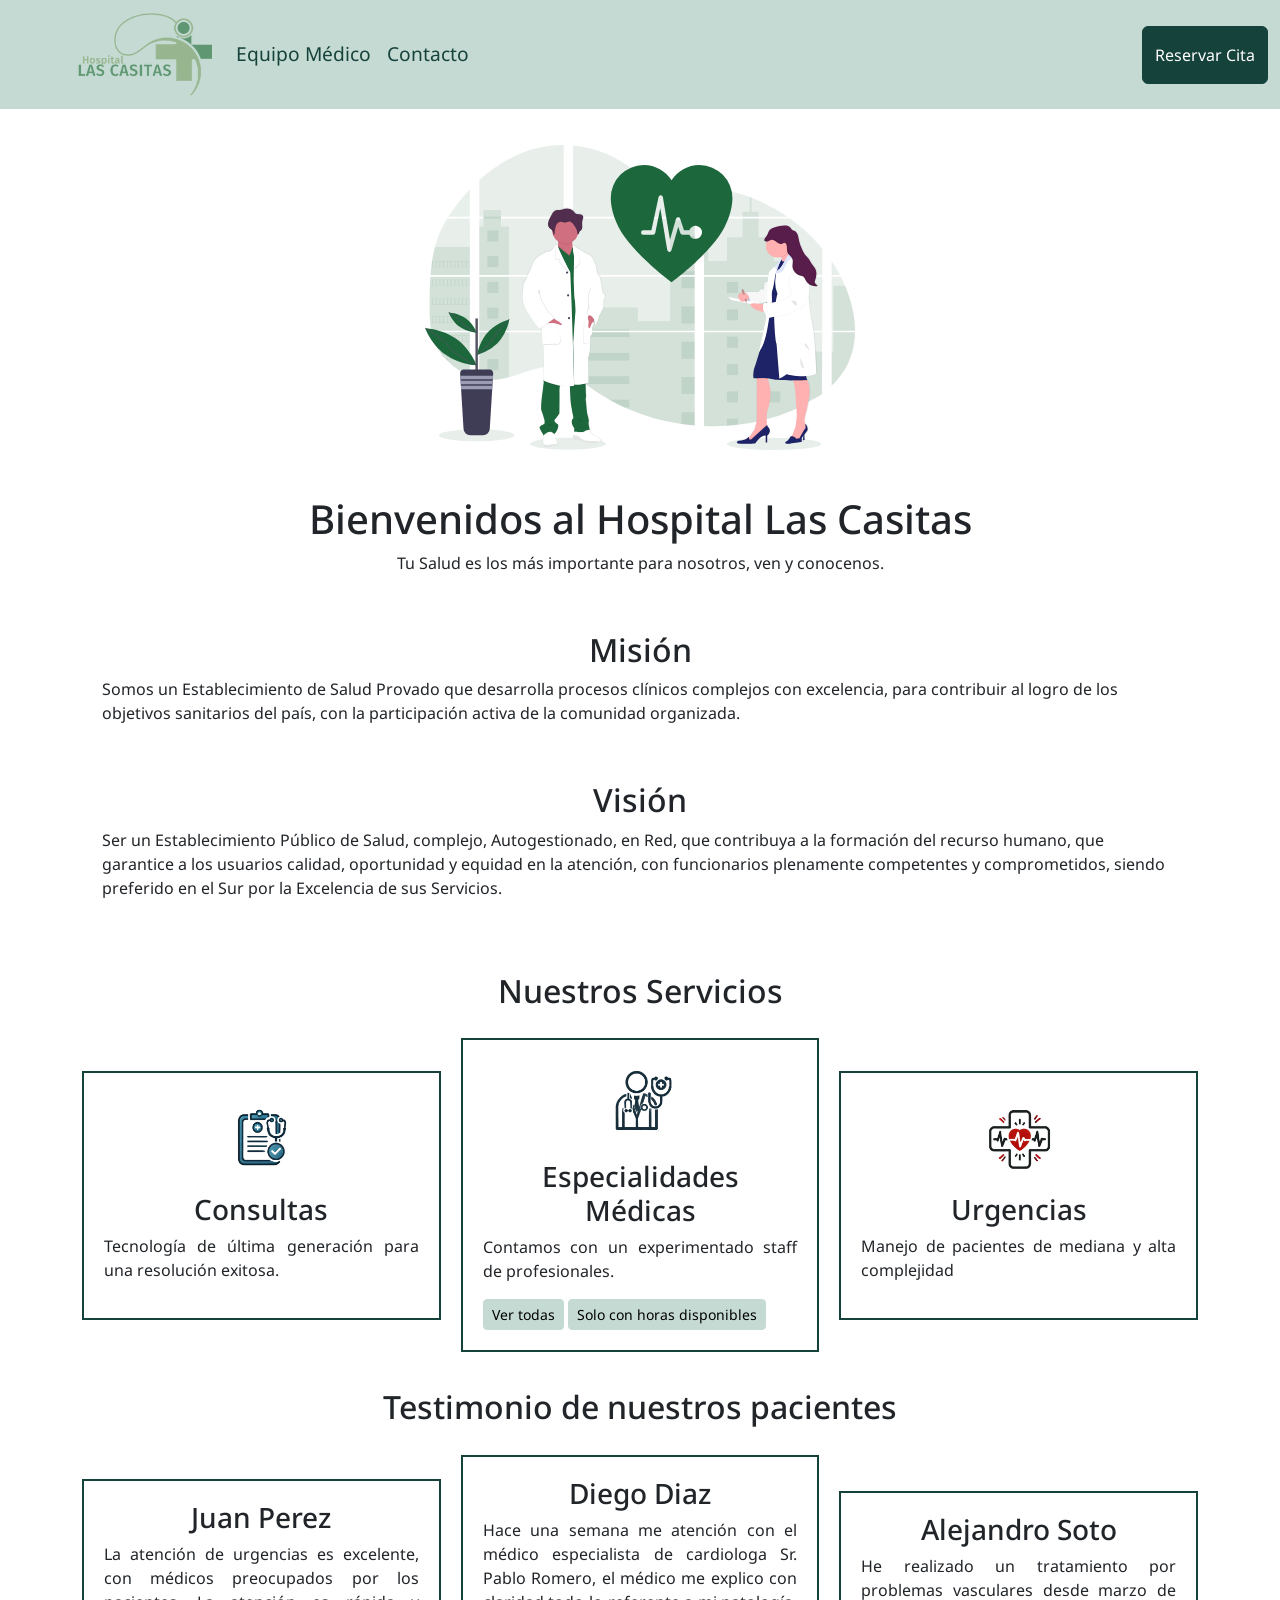
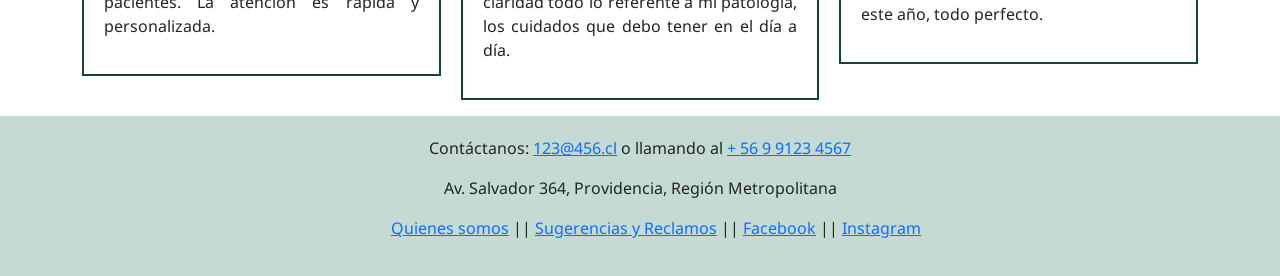
<file: index.html>
<!DOCTYPE html>
<html lang="es">
<head>
  <meta charset="UTF-8">
  <meta name="viewport" content="width=device-width, initial-scale=1.0">
  <title>Hospital Las Casitas</title>
  <link rel="icon" type="image/x-icon" href="/img/favicon.ico">
  <link rel="stylesheet" href="css/style.css" />
  <link rel="stylesheet" href="https://unpkg.com/boxicons@latest/css/boxicons.min.css">
</head>
<body>
  <header>
    <div class="header">
      <nav class="navbar navbar-expand-lg bg-green-hospital3 header__nav">
        <div class="container-fluid">
          <a class="navbar-brand nav_logo" href="index.html"><img src="./img/Las casitas.png" alt="Logo Hospital Las Casitas" width="200px"/></a>
          <button class="navbar-toggler" type="button" data-bs-toggle="collapse" data-bs-target="#navbarSupportedContent" aria-controls="navbarSupportedContent" aria-expanded="false" aria-label="Toggle navigation">
            <span class="navbar-toggler-icon"></span>
          </button>
          <div class="collapse navbar-collapse" id="navbarSupportedContent">
            <ul class="navbar-nav me-auto mb-2 mb-lg-0">
              <li class="nav-item nav__item">
                <a class="nav-link nav__link" aria-current="page" href="medicos.html">Equipo Médico</a>
              </li>
              <li class="nav-item nav__item">
                <a class="nav-link nav__link" href="contacto.html">Contacto</a>
              </li>
            </ul>
            <button class="btn btn-green-hospital1 nav__button" type="button" id="btnReservarCita">Reservar Cita</button>
          </div>
        </div>
      </nav>
    </div>
  </header>

 <!--  TODO: Arreglar SASS-->
  <main class="main">
    <section class="container text-center section">
      <div class="row section__list">
        <div class="col section__item">
          <img src="img/hospital.svg" alt="Imagen hospital" id="img-bienvenida">
          <h1>Bienvenidos al Hospital Las Casitas</h1>
          <p>
            Tu Salud es los más importante para nosotros, ven y conocenos.
          </p>
        </div>
      </div>

      <div class="row section__list">
        <div class="col section__item">
          <div class="" id="bienvenida__mision">
            <h2>Misión</h2>
            <p class="text-start">
              Somos un Establecimiento de Salud Provado que desarrolla procesos clínicos complejos con excelencia, 
              para contribuir al logro de los objetivos sanitarios del país, con la participación activa de la comunidad organizada.
            </p>
          </div>
        </div>
      </div>

      <div class="row section__list">
        <div class="col section__item">
          <div class="" id="bienvenida__vision">
            <h2>Visión</h2>
            <p class="text-start">
              Ser un Establecimiento Público de Salud, complejo, Autogestionado, en Red, que contribuya a la formación del recurso humano, que garantice
              a los usuarios calidad, oportunidad y equidad en la atención, con funcionarios plenamente competentes y comprometidos, siendo preferido en
              el Sur por la Excelencia de sus Servicios.
            </p>
          </div>
        </div>
      </div>
    </section>
    <section id="servicios" class="container section">
      <div class="row section__list">
        <div class="col section__item">
          <h2>Nuestros Servicios</h2>
        </div>
      </div>
      <div class="row section__list">
        <div class="col section__item section__item--border">
          <div class="" id="servicios__list-consultas">
            <img src="./img/consultas.webp" alt="Imagen Consultas" class="consultas__img"/>
            <h3>Consultas</h3>
            <p>
              Tecnología de última generación para una resolución exitosa.
            </p>
          </div>
        </div>
        <div class="col section__item section__item--border">
          <div class="" id="servicios__list-especialidades">
            <img src="./img/especialidades.webp" alt="Imagen Especialidades Médicas" class="consultas__img"/>
            <h3>Especialidades Médicas</h3>
            <p>
              Contamos con un experimentado staff de profesionales.
            </p>
            <button id="btnVerEspecialidades" class="btn btn-green-hospital3 btn-sm" type="button">Ver todas</button>
            <button id="btnVerEspecialidadesDisp" class="btn btn-green-hospital3 btn-sm" type="button">Solo con horas disponibles</button>
            <div class="col section__item" id="div_detalle_especialidades"></div>
          </div>
        </div>
        <div class="col section__item section__item--border">
          <div class="" id="servicios__list-urgencia">
            <img src="./img/urgencias.webp" alt="Imagen Urgencias" class="consultas__img"/>
            <h3>Urgencias</h3>
            <p>
              Manejo de pacientes de mediana y alta complejidad
            </p>
          </div>
        </div>
      </div>
    </section>

    <section id="testimonios" class="container section">
      <div class="row section__list">
        <div class="col section__item">
          <h2>Testimonio de nuestros pacientes</h2>
        </div>
      </div>
      <div class="row section__list">
        <div class="col section__item section__item--border">
          <div class="" id="testimonios__list-first">
            <h3>Juan Perez</h3>
            <p>
              La atención de urgencias es excelente, con médicos preocupados por los pacientes. La atención es rápida y personalizada.
            </p>
          </div>
        </div>
        <div class="col section__item section__item--border">
          <div class="" id="testimonios__list-second">
            <h3>Diego Diaz</h3>
            <p>
              Hace una semana me atención con el médico especialista de cardiologa Sr. Pablo Romero, el médico me explico con claridad todo lo referente a mi patología, los cuidados
              que debo tener en el día a día.
            </p>
          </div>
        </div>
        <div class="col section__item section__item--border">
          <div class="" id="testimonios__list-third">
            <h3>Alejandro Soto</h3>
            <p>
              He realizado un tratamiento por problemas vasculares desde marzo de este año, todo perfecto.
            </p>
          </div>
        </div>
      </div>
    </section>
  </main> 
  <footer class="footer">
    <p>Contáctanos: <a href="mailto:123@456.cl">123@456.cl</a> o llamando al <a href="tel:56991234567">+ 56 9 9123 4567</a></p> 
    <p>Av. Salvador 364, Providencia, Región Metropolitana</p> 
    <ul class="footer__list">
      <li class="footer__item"><a href="#">Quienes somos</a> ||</li>
      <li class="footer__item"><a href="#">Sugerencias y Reclamos</a> ||</li>
      <li class="footer__item"><a href="#">Facebook</a> ||</li>
      <li class="footer__item"><a href="#">Instagram</a></li>
    </ul>
  </footer>
  <script src="js/bootstrap.min.js"></script>
  <script src="js/global.js"></script>
  <script src="js/index.js"></script>
</body>
</html>
</file>
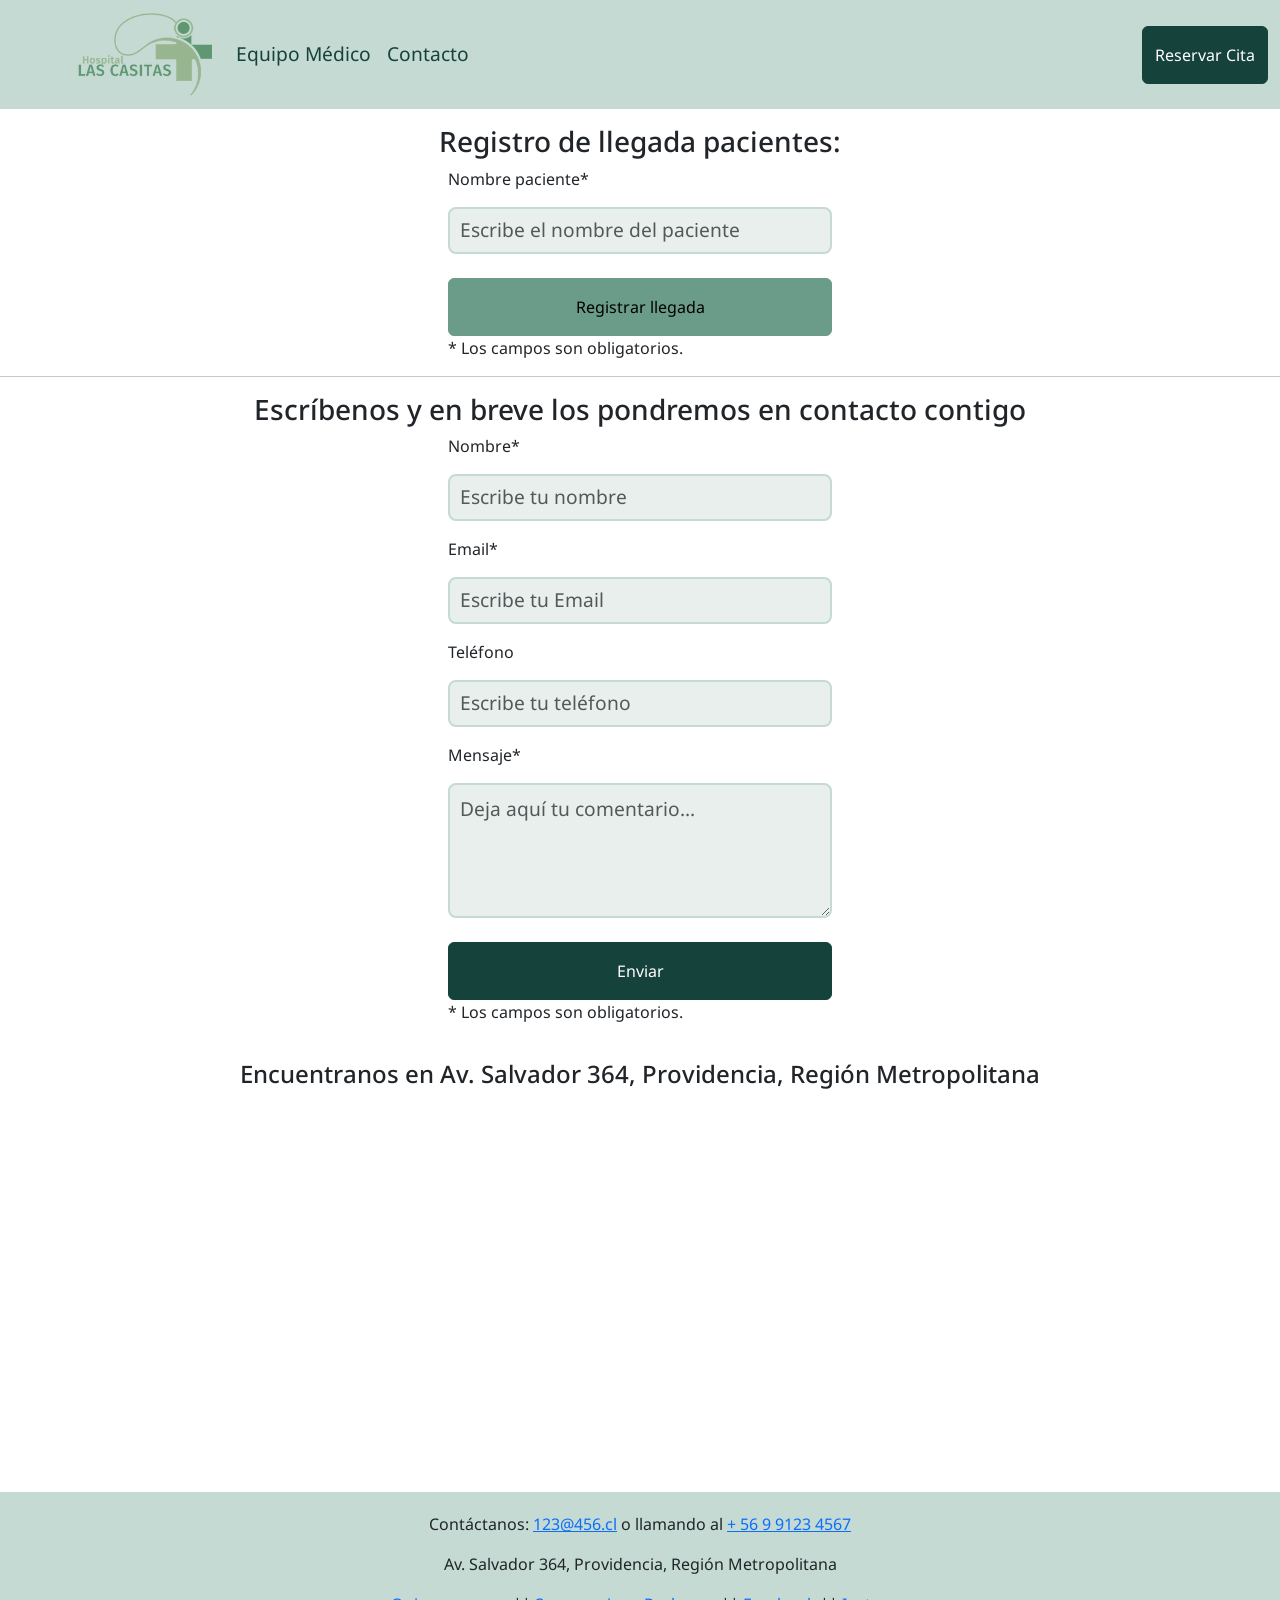
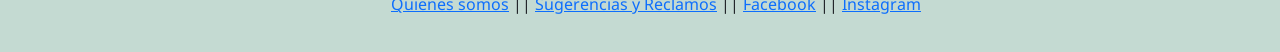
<file: contacto.html>
<!DOCTYPE html>
<html lang="es">
<head>
  <meta charset="UTF-8">
  <meta name="viewport" content="width=device-width, initial-scale=1.0">
  <title>Hospital Las Casitas - Formularío de Contacto</title>
  <link rel="icon" type="image/x-icon" href="/img/favicon.ico">
  <link rel="stylesheet" href="css/style.css" />
  <link rel="stylesheet" href="https://unpkg.com/boxicons@latest/css/boxicons.min.css">
</head>
<body>
  <header>
    <div class="header">
      <nav class="navbar navbar-expand-lg bg-green-hospital3 header__nav">
        <div class="container-fluid">
          <a class="navbar-brand nav_logo" href="index.html"><img src="./img/Las casitas.png" alt="Logo Hospital Las Casitas" width="200px"/></a>
          <button class="navbar-toggler" type="button" data-bs-toggle="collapse" data-bs-target="#navbarSupportedContent" aria-controls="navbarSupportedContent" aria-expanded="false" aria-label="Toggle navigation">
            <span class="navbar-toggler-icon"></span>
          </button>
          <div class="collapse navbar-collapse" id="navbarSupportedContent">
            <ul class="navbar-nav me-auto mb-2 mb-lg-0">
              <li class="nav-item nav__item">
                <a class="nav-link nav__link" aria-current="page" href="medicos.html">Equipo Médico</a>
              </li>
              <li class="nav-item nav__item">
                <a class="nav-link nav__link" href="contacto.html">Contacto</a>
              </li>
            </ul>
            <button class="btn btn-green-hospital1 nav__button" type="button" id="btnReservarCita">Reservar Cita</button>
          </div>
        </div>
      </nav>
    </div>
  </header>
  <main class="main">
    <section>
      <div id="alertRegistroPacientes"></div>
    </section>
    <section id="pacientes" class="section">
      <h3>Registro de llegada pacientes:</h3>
      <form action="" method="post" class="contact__form">	
        <div class="mb-3">
          <label for="rNombrePaciente" class="form-label">Nombre paciente<span class="requerido">*</span></label>
          <input type="text" name="rNombrePaciente" id="rNombrePaciente" required placeholder="Escribe el nombre del paciente" class=" form-control form-control-lg contact__form-input">
        </div>
        <div class="d-grid gap-2">
          <div id="alertCola"></div>
          <button type="button" name="enviar_formulario" id="btnRegistrarLlegada" class="btn btn-green-hospital2">Registrar llegada</button>
        </div>
        <p class="aviso">
          <span class="requerido"> * </span>Los campos son obligatorios.
        </p>					
      </form>
    </section>
    <hr>
    <section id="contact" class="section">
      <h3>Escríbenos y en breve los pondremos en contacto contigo</h3>
      <form action="" method="post" class="contact__form">	
        <div class="mb-3">
          <label for="rNombre" class="form-label">Nombre<span class="requerido">*</span></label>
          <input type="text" name="rNombre" id="rNombre" required placeholder="Escribe tu nombre" class=" form-control form-control-lg contact__form-input">
        </div>
        <div class="mb-3">
          <label for="rEmail" class="form-label">Email<span class="requerido">*</span></label><br>
          <input type="email" name="rEmail" id="rEmail" required placeholder="Escribe tu Email" class="form-control form-control-lg contact__form-input">
        </div>
        <div class="mb-3">
          <label for="rTelefono" class="form-label">Teléfono</label><br>
          <input type="tel" name="rTelefono" id="rTelefono" placeholder="Escribe tu teléfono" class="form-control form-control-lg contact__form-input">
        </div>      
        <div class="mb-3">
          <label for="rMensaje" class="form-label">Mensaje<span class="requerido">*</span></label><br>                  
          <textarea name="rMensaje" class="form-control form-control-lg contact__form-textarea" id="rMensaje" required placeholder="Deja aquí tu comentario..."></textarea> 
        </div>	
        <div class="d-grid gap-2">
          <div id="liveAlertPlaceholder"></div>
          <button type="button" name="enviar_formulario" id="btnEnviar" class="btn btn-green-hospital1">Enviar</button>
        </div>
        <p class="aviso">
          <span class="requerido"> * </span>Los campos son obligatorios.
        </p>					
      </form>
    </section>
    <section id="ubicacion" class="section">
      <div class="section__list">
        <div class="section__item">
          <h4>Encuentranos en Av. Salvador 364, Providencia, Región Metropolitana</h4>
          <div class="section__map">
            <iframe src="https://www.google.com/maps/embed?pb=!1m18!1m12!1m3!1d3329.4756009789467!2d-70.62688542280391!3d-33.43691357339493!2m3!1f0!2f0!3f0!3m2!1i1024!2i768!4f13.1!3m3!1m2!1s0x9662c586d20d8f53%3A0xedac6c086d2b9445!2sHospital%20del%20Salvador!5e0!3m2!1ses-419!2scl!4v1730762874118!5m2!1ses-419!2scl"  style="border:0;" allowfullscreen="" loading="lazy" referrerpolicy="no-referrer-when-downgrade"></iframe>
          </div>
        </div>
      </div>
    </section>
  </main>
  <footer class="footer">
    <p>Contáctanos: <a href="mailto:123@456.cl">123@456.cl</a> o llamando al <a href="tel:56991234567">+ 56 9 9123 4567</a></p> 
    <p>Av. Salvador 364, Providencia, Región Metropolitana</p> 
    <ul class="footer__list">
      <li class="footer__item"><a href="#">Quienes somos</a> ||</li>
      <li class="footer__item"><a href="#">Sugerencias y Reclamos</a> ||</li>
      <li class="footer__item"><a href="#">Facebook</a> ||</li>
      <li class="footer__item"><a href="#">Instagram</a></li>
    </ul>
  </footer>
  <script src="js/bootstrap.min.js"></script>
  <script src="js/global.js"></script>
  <script src="js/contacto.js"></script>
</body>
</html>
</file>
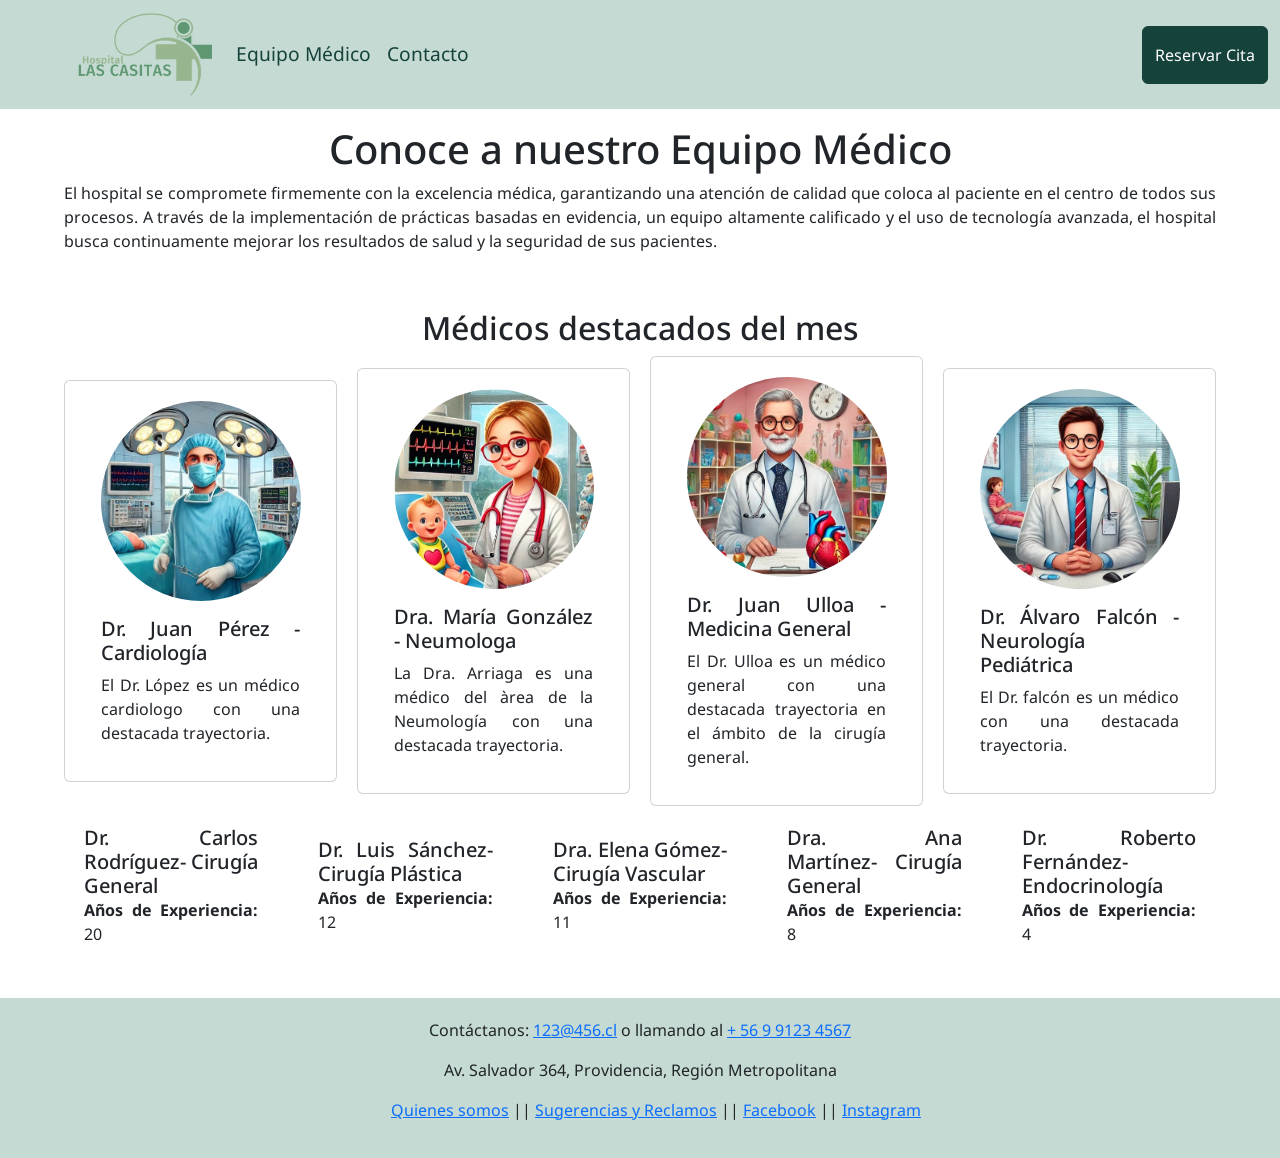
<file: medicos.html>
<!DOCTYPE html>
<html lang="es">
<head>
  <meta charset="UTF-8">
  <meta name="viewport" content="width=device-width, initial-scale=1.0">
  <title>Hospital Las Casitas - Equipo Médico</title>
  <link rel="icon" type="image/x-icon" href="/img/favicon.ico">
  <link rel="stylesheet" href="css/style.css" />
  <link rel="stylesheet" href="https://unpkg.com/boxicons@latest/css/boxicons.min.css">
</head>
<body>
  <header>
    <div class="header">
      <nav class="navbar navbar-expand-lg bg-green-hospital3 header__nav">
        <div class="container-fluid">
          <a class="navbar-brand nav_logo" href="index.html"><img src="./img/Las casitas.png" alt="Logo Hospital Las Casitas" width="200px"/></a>
          <button class="navbar-toggler" type="button" data-bs-toggle="collapse" data-bs-target="#navbarSupportedContent" aria-controls="navbarSupportedContent" aria-expanded="false" aria-label="Toggle navigation">
            <span class="navbar-toggler-icon"></span>
          </button>
          <div class="collapse navbar-collapse" id="navbarSupportedContent">
            <ul class="navbar-nav me-auto mb-2 mb-lg-0">
              <li class="nav-item nav__item">
                <a class="nav-link nav__link" aria-current="page" href="medicos.html">Equipo Médico</a>
              </li>
              <li class="nav-item nav__item">
                <a class="nav-link nav__link" href="contacto.html">Contacto</a>
              </li>
            </ul>
            <button class="btn btn-green-hospital1 nav__button" type="button" id="btnReservarCita">Reservar Cita</button>
          </div>
        </div>
      </nav>
    </div>
  </header>
  <main class="main">
    <section id="presentacion" class="section">
      <h1>Conoce a nuestro Equipo Médico</h1>
      <p>
        El hospital se compromete firmemente con la excelencia médica, garantizando una 
        atención de calidad que coloca al paciente en el centro de todos sus procesos. 
        A través de la implementación de prácticas basadas en evidencia, 
        un equipo altamente calificado y el uso de tecnología avanzada, 
        el hospital busca continuamente mejorar los resultados de salud y 
        la seguridad de sus pacientes. 
      </p>
    </section>
    </br>
    <section id="medicos" class="section">
      <h2>Médicos destacados del mes</h2>
      <div id="medicos__list" class="row section__list medicos__list">
        <div class="col section__item card medicos__item">
          <img src="./img/medico1.jpg" class="card-img-top medicos__img" alt="Imagen Medico Cirurano Andres Lopéz">
          <div class="card-body">
            <h5 class="card-title">Dr. Juan Pérez - Cardiología</h5>
            <p class="card-text">El Dr. López es un médico cardiologo con una destacada trayectoria.</p>
          </div>
        </div>
        <div class="col section__item card medicos__item">
          <img src="./img/medico3.jpg" class="card-img-top medicos__img" alt="Imagen Pediatra Carla Arriagada">
          <div class="card-body">
            <h5 class="card-title">Dra. María González - Neumologa</h5>
            <p class="card-text">La Dra. Arriaga es una médico del àrea de la Neumología con una destacada trayectoria.</p>
          </div>
        </div>
        <div class="col section__item card medicos__item">
          <img src="./img/medico2.jpg" class="card-img-top medicos__img" alt="Imagen Medicina General Juan Ulloa">
          <div class="card-body">
            <h5 class="card-title">Dr. Juan Ulloa - Medicina General</h5>
            <p class="card-text">El Dr. Ulloa es un médico general con una destacada trayectoria en el ámbito de la cirugía general.</p>
          </div>
        </div>
        <div class="col section__item card medicos__item">
          <img src="./img/medico4.jpg" class="card-img-top medicos__img" alt="Imagen Traumatologo Álvaro Falcón">
          <div class="card-body">
            <h5 class="card-title">Dr. Álvaro Falcón - Neurología Pediátrica</h5>
            <p class="card-text">El Dr. falcón es un médico con una destacada trayectoria.</p>
          </div>
        </div>
      </div>
    </section>
  </main>
  <footer class="footer">
    <p>Contáctanos: <a href="mailto:123@456.cl">123@456.cl</a> o llamando al <a href="tel:56991234567">+ 56 9 9123 4567</a></p> 
    <p>Av. Salvador 364, Providencia, Región Metropolitana</p> 
    <ul class="footer__list">
      <li class="footer__item"><a href="#">Quienes somos</a> ||</li>
      <li class="footer__item"><a href="#">Sugerencias y Reclamos</a> ||</li>
      <li class="footer__item"><a href="#">Facebook</a> ||</li>
      <li class="footer__item"><a href="#">Instagram</a></li>
    </ul>
  </footer>
  <script src="js/bootstrap.min.js"></script>
  <script src="js/global.js"></script>
  <script src="js/medicos.js"></script>
</body>
</html>
</file>
<file: css/style.css>
@charset "UTF-8";
@import url("https://fonts.googleapis.com/css2?family=Noto+Sans:ital,wght@0,100..900;1,100..900&family=Poppins:ital,wght@0,100;0,200;0,300;0,400;0,500;0,600;0,700;0,800;0,900;1,100;1,200;1,300;1,400;1,500;1,600;1,700;1,800;1,900&display=swap");
/*!
 * Bootstrap  v5.3.3 (https://getbootstrap.com/)
 * Copyright 2011-2024 The Bootstrap Authors
 * Licensed under MIT (https://github.com/twbs/bootstrap/blob/main/LICENSE)
 */
:root,
[data-bs-theme=light] {
  --bs-blue: #0d6efd;
  --bs-indigo: #6610f2;
  --bs-purple: #6f42c1;
  --bs-pink: #d63384;
  --bs-red: #dc3545;
  --bs-orange: #fd7e14;
  --bs-yellow: #ffc107;
  --bs-green: #198754;
  --bs-teal: #20c997;
  --bs-cyan: #0dcaf0;
  --bs-black: #000;
  --bs-white: #fff;
  --bs-gray: #6c757d;
  --bs-gray-dark: #343a40;
  --bs-gray-100: #f8f9fa;
  --bs-gray-200: #e9ecef;
  --bs-gray-300: #dee2e6;
  --bs-gray-400: #ced4da;
  --bs-gray-500: #adb5bd;
  --bs-gray-600: #6c757d;
  --bs-gray-700: #495057;
  --bs-gray-800: #343a40;
  --bs-gray-900: #212529;
  --bs-primary: #0d6efd;
  --bs-secondary: #6c757d;
  --bs-success: #198754;
  --bs-info: #0dcaf0;
  --bs-warning: #ffc107;
  --bs-danger: #dc3545;
  --bs-light: #f8f9fa;
  --bs-dark: #212529;
  --bs-green-hospital1: rgb(22, 66, 60);
  --bs-green-hospital2: rgb(106, 156, 137);
  --bs-green-hospital3: rgb(196, 218, 210);
  --bs-green-hospital4: rgb(233, 239, 236);
  --bs-primary-rgb: 13, 110, 253;
  --bs-secondary-rgb: 108, 117, 125;
  --bs-success-rgb: 25, 135, 84;
  --bs-info-rgb: 13, 202, 240;
  --bs-warning-rgb: 255, 193, 7;
  --bs-danger-rgb: 220, 53, 69;
  --bs-light-rgb: 248, 249, 250;
  --bs-dark-rgb: 33, 37, 41;
  --bs-green-hospital1-rgb: 22, 66, 60;
  --bs-green-hospital2-rgb: 106, 156, 137;
  --bs-green-hospital3-rgb: 196, 218, 210;
  --bs-green-hospital4-rgb: 233, 239, 236;
  --bs-primary-text-emphasis: rgb(5.2, 44, 101.2);
  --bs-secondary-text-emphasis: rgb(43.2, 46.8, 50);
  --bs-success-text-emphasis: rgb(10, 54, 33.6);
  --bs-info-text-emphasis: rgb(5.2, 80.8, 96);
  --bs-warning-text-emphasis: rgb(102, 77.2, 2.8);
  --bs-danger-text-emphasis: rgb(88, 21.2, 27.6);
  --bs-light-text-emphasis: #495057;
  --bs-dark-text-emphasis: #495057;
  --bs-primary-bg-subtle: rgb(206.6, 226, 254.6);
  --bs-secondary-bg-subtle: rgb(225.6, 227.4, 229);
  --bs-success-bg-subtle: rgb(209, 231, 220.8);
  --bs-info-bg-subtle: rgb(206.6, 244.4, 252);
  --bs-warning-bg-subtle: rgb(255, 242.6, 205.4);
  --bs-danger-bg-subtle: rgb(248, 214.6, 217.8);
  --bs-light-bg-subtle: rgb(251.5, 252, 252.5);
  --bs-dark-bg-subtle: #ced4da;
  --bs-primary-border-subtle: rgb(158.2, 197, 254.2);
  --bs-secondary-border-subtle: rgb(196.2, 199.8, 203);
  --bs-success-border-subtle: rgb(163, 207, 186.6);
  --bs-info-border-subtle: rgb(158.2, 233.8, 249);
  --bs-warning-border-subtle: rgb(255, 230.2, 155.8);
  --bs-danger-border-subtle: rgb(241, 174.2, 180.6);
  --bs-light-border-subtle: #e9ecef;
  --bs-dark-border-subtle: #adb5bd;
  --bs-white-rgb: 255, 255, 255;
  --bs-black-rgb: 0, 0, 0;
  --bs-font-sans-serif: system-ui, -apple-system, "Segoe UI", Roboto, "Helvetica Neue", "Noto Sans", "Liberation Sans", Arial, sans-serif, "Apple Color Emoji", "Segoe UI Emoji", "Segoe UI Symbol", "Noto Color Emoji";
  --bs-font-monospace: SFMono-Regular, Menlo, Monaco, Consolas, "Liberation Mono", "Courier New", monospace;
  --bs-gradient: linear-gradient(180deg, rgba(255, 255, 255, 0.15), rgba(255, 255, 255, 0));
  --bs-body-font-family: "Noto Sans", sans-serif;
  --bs-body-font-size: 1rem;
  --bs-body-font-weight: 400;
  --bs-body-line-height: 1.5;
  --bs-body-color: #212529;
  --bs-body-color-rgb: 33, 37, 41;
  --bs-body-bg: #fff;
  --bs-body-bg-rgb: 255, 255, 255;
  --bs-emphasis-color: #000;
  --bs-emphasis-color-rgb: 0, 0, 0;
  --bs-secondary-color: rgba(33, 37, 41, 0.75);
  --bs-secondary-color-rgb: 33, 37, 41;
  --bs-secondary-bg: #e9ecef;
  --bs-secondary-bg-rgb: 233, 236, 239;
  --bs-tertiary-color: rgba(33, 37, 41, 0.5);
  --bs-tertiary-color-rgb: 33, 37, 41;
  --bs-tertiary-bg: #f8f9fa;
  --bs-tertiary-bg-rgb: 248, 249, 250;
  --bs-heading-color: inherit;
  --bs-link-color: #0d6efd;
  --bs-link-color-rgb: 13, 110, 253;
  --bs-link-decoration: underline;
  --bs-link-hover-color: rgb(10.4, 88, 202.4);
  --bs-link-hover-color-rgb: 10, 88, 202;
  --bs-code-color: #d63384;
  --bs-highlight-color: #212529;
  --bs-highlight-bg: rgb(255, 242.6, 205.4);
  --bs-border-width: 1px;
  --bs-border-style: solid;
  --bs-border-color: #dee2e6;
  --bs-border-color-translucent: rgba(0, 0, 0, 0.175);
  --bs-border-radius: 0.375rem;
  --bs-border-radius-sm: 0.25rem;
  --bs-border-radius-lg: 0.5rem;
  --bs-border-radius-xl: 1rem;
  --bs-border-radius-xxl: 2rem;
  --bs-border-radius-2xl: var(--bs-border-radius-xxl);
  --bs-border-radius-pill: 50rem;
  --bs-box-shadow: 0 0.5rem 1rem rgba(0, 0, 0, 0.15);
  --bs-box-shadow-sm: 0 0.125rem 0.25rem rgba(0, 0, 0, 0.075);
  --bs-box-shadow-lg: 0 1rem 3rem rgba(0, 0, 0, 0.175);
  --bs-box-shadow-inset: inset 0 1px 2px rgba(0, 0, 0, 0.075);
  --bs-focus-ring-width: 0.25rem;
  --bs-focus-ring-opacity: 0.25;
  --bs-focus-ring-color: rgba(13, 110, 253, 0.25);
  --bs-form-valid-color: #198754;
  --bs-form-valid-border-color: #198754;
  --bs-form-invalid-color: #dc3545;
  --bs-form-invalid-border-color: #dc3545;
}

[data-bs-theme=dark] {
  color-scheme: dark;
  --bs-body-color: #dee2e6;
  --bs-body-color-rgb: 222, 226, 230;
  --bs-body-bg: #212529;
  --bs-body-bg-rgb: 33, 37, 41;
  --bs-emphasis-color: #fff;
  --bs-emphasis-color-rgb: 255, 255, 255;
  --bs-secondary-color: rgba(222, 226, 230, 0.75);
  --bs-secondary-color-rgb: 222, 226, 230;
  --bs-secondary-bg: #343a40;
  --bs-secondary-bg-rgb: 52, 58, 64;
  --bs-tertiary-color: rgba(222, 226, 230, 0.5);
  --bs-tertiary-color-rgb: 222, 226, 230;
  --bs-tertiary-bg: rgb(42.5, 47.5, 52.5);
  --bs-tertiary-bg-rgb: 43, 48, 53;
  --bs-primary-text-emphasis: rgb(109.8, 168, 253.8);
  --bs-secondary-text-emphasis: rgb(166.8, 172.2, 177);
  --bs-success-text-emphasis: rgb(117, 183, 152.4);
  --bs-info-text-emphasis: rgb(109.8, 223.2, 246);
  --bs-warning-text-emphasis: rgb(255, 217.8, 106.2);
  --bs-danger-text-emphasis: rgb(234, 133.8, 143.4);
  --bs-light-text-emphasis: #f8f9fa;
  --bs-dark-text-emphasis: #dee2e6;
  --bs-primary-bg-subtle: rgb(2.6, 22, 50.6);
  --bs-secondary-bg-subtle: rgb(21.6, 23.4, 25);
  --bs-success-bg-subtle: rgb(5, 27, 16.8);
  --bs-info-bg-subtle: rgb(2.6, 40.4, 48);
  --bs-warning-bg-subtle: rgb(51, 38.6, 1.4);
  --bs-danger-bg-subtle: rgb(44, 10.6, 13.8);
  --bs-light-bg-subtle: #343a40;
  --bs-dark-bg-subtle: #1a1d20;
  --bs-primary-border-subtle: rgb(7.8, 66, 151.8);
  --bs-secondary-border-subtle: rgb(64.8, 70.2, 75);
  --bs-success-border-subtle: rgb(15, 81, 50.4);
  --bs-info-border-subtle: rgb(7.8, 121.2, 144);
  --bs-warning-border-subtle: rgb(153, 115.8, 4.2);
  --bs-danger-border-subtle: rgb(132, 31.8, 41.4);
  --bs-light-border-subtle: #495057;
  --bs-dark-border-subtle: #343a40;
  --bs-heading-color: inherit;
  --bs-link-color: rgb(109.8, 168, 253.8);
  --bs-link-hover-color: rgb(138.84, 185.4, 254.04);
  --bs-link-color-rgb: 110, 168, 254;
  --bs-link-hover-color-rgb: 139, 185, 254;
  --bs-code-color: rgb(230.4, 132.6, 181.2);
  --bs-highlight-color: #dee2e6;
  --bs-highlight-bg: rgb(102, 77.2, 2.8);
  --bs-border-color: #495057;
  --bs-border-color-translucent: rgba(255, 255, 255, 0.15);
  --bs-form-valid-color: rgb(117, 183, 152.4);
  --bs-form-valid-border-color: rgb(117, 183, 152.4);
  --bs-form-invalid-color: rgb(234, 133.8, 143.4);
  --bs-form-invalid-border-color: rgb(234, 133.8, 143.4);
}

*,
*::before,
*::after {
  box-sizing: border-box;
}

@media (prefers-reduced-motion: no-preference) {
  :root {
    scroll-behavior: smooth;
  }
}

body {
  margin: 0;
  font-family: var(--bs-body-font-family);
  font-size: var(--bs-body-font-size);
  font-weight: var(--bs-body-font-weight);
  line-height: var(--bs-body-line-height);
  color: var(--bs-body-color);
  text-align: var(--bs-body-text-align);
  background-color: var(--bs-body-bg);
  -webkit-text-size-adjust: 100%;
  -webkit-tap-highlight-color: rgba(0, 0, 0, 0);
}

hr {
  margin: 1rem 0;
  color: inherit;
  border: 0;
  border-top: var(--bs-border-width) solid;
  opacity: 0.25;
}

h6, .h6, h5, .h5, h4, .h4, h3, .h3, h2, .h2, h1, .h1 {
  margin-top: 0;
  margin-bottom: 0.5rem;
  font-weight: 500;
  line-height: 1.2;
  color: var(--bs-heading-color);
}

h1, .h1 {
  font-size: calc(1.375rem + 1.5vw);
}
@media (min-width: 1200px) {
  h1, .h1 {
    font-size: 2.5rem;
  }
}

h2, .h2 {
  font-size: calc(1.325rem + 0.9vw);
}
@media (min-width: 1200px) {
  h2, .h2 {
    font-size: 2rem;
  }
}

h3, .h3 {
  font-size: calc(1.3rem + 0.6vw);
}
@media (min-width: 1200px) {
  h3, .h3 {
    font-size: 1.75rem;
  }
}

h4, .h4 {
  font-size: calc(1.275rem + 0.3vw);
}
@media (min-width: 1200px) {
  h4, .h4 {
    font-size: 1.5rem;
  }
}

h5, .h5 {
  font-size: 1.25rem;
}

h6, .h6 {
  font-size: 1rem;
}

p {
  margin-top: 0;
  margin-bottom: 1rem;
}

abbr[title] {
  text-decoration: underline dotted;
  cursor: help;
  text-decoration-skip-ink: none;
}

address {
  margin-bottom: 1rem;
  font-style: normal;
  line-height: inherit;
}

ol,
ul {
  padding-left: 2rem;
}

ol,
ul,
dl {
  margin-top: 0;
  margin-bottom: 1rem;
}

ol ol,
ul ul,
ol ul,
ul ol {
  margin-bottom: 0;
}

dt {
  font-weight: 700;
}

dd {
  margin-bottom: 0.5rem;
  margin-left: 0;
}

blockquote {
  margin: 0 0 1rem;
}

b,
strong {
  font-weight: bolder;
}

small, .small {
  font-size: 0.875em;
}

mark, .mark {
  padding: 0.1875em;
  color: var(--bs-highlight-color);
  background-color: var(--bs-highlight-bg);
}

sub,
sup {
  position: relative;
  font-size: 0.75em;
  line-height: 0;
  vertical-align: baseline;
}

sub {
  bottom: -0.25em;
}

sup {
  top: -0.5em;
}

a {
  color: rgba(var(--bs-link-color-rgb), var(--bs-link-opacity, 1));
  text-decoration: underline;
}
a:hover {
  --bs-link-color-rgb: var(--bs-link-hover-color-rgb);
}

a:not([href]):not([class]), a:not([href]):not([class]):hover {
  color: inherit;
  text-decoration: none;
}

pre,
code,
kbd,
samp {
  font-family: var(--bs-font-monospace);
  font-size: 1em;
}

pre {
  display: block;
  margin-top: 0;
  margin-bottom: 1rem;
  overflow: auto;
  font-size: 0.875em;
}
pre code {
  font-size: inherit;
  color: inherit;
  word-break: normal;
}

code {
  font-size: 0.875em;
  color: var(--bs-code-color);
  word-wrap: break-word;
}
a > code {
  color: inherit;
}

kbd {
  padding: 0.1875rem 0.375rem;
  font-size: 0.875em;
  color: var(--bs-body-bg);
  background-color: var(--bs-body-color);
  border-radius: 0.25rem;
}
kbd kbd {
  padding: 0;
  font-size: 1em;
}

figure {
  margin: 0 0 1rem;
}

img,
svg {
  vertical-align: middle;
}

table {
  caption-side: bottom;
  border-collapse: collapse;
}

caption {
  padding-top: 0.5rem;
  padding-bottom: 0.5rem;
  color: var(--bs-secondary-color);
  text-align: left;
}

th {
  text-align: inherit;
  text-align: -webkit-match-parent;
}

thead,
tbody,
tfoot,
tr,
td,
th {
  border-color: inherit;
  border-style: solid;
  border-width: 0;
}

label {
  display: inline-block;
}

button {
  border-radius: 0;
}

button:focus:not(:focus-visible) {
  outline: 0;
}

input,
button,
select,
optgroup,
textarea {
  margin: 0;
  font-family: inherit;
  font-size: inherit;
  line-height: inherit;
}

button,
select {
  text-transform: none;
}

[role=button] {
  cursor: pointer;
}

select {
  word-wrap: normal;
}
select:disabled {
  opacity: 1;
}

[list]:not([type=date]):not([type=datetime-local]):not([type=month]):not([type=week]):not([type=time])::-webkit-calendar-picker-indicator {
  display: none !important;
}

button,
[type=button],
[type=reset],
[type=submit] {
  -webkit-appearance: button;
}
button:not(:disabled),
[type=button]:not(:disabled),
[type=reset]:not(:disabled),
[type=submit]:not(:disabled) {
  cursor: pointer;
}

::-moz-focus-inner {
  padding: 0;
  border-style: none;
}

textarea {
  resize: vertical;
}

fieldset {
  min-width: 0;
  padding: 0;
  margin: 0;
  border: 0;
}

legend {
  float: left;
  width: 100%;
  padding: 0;
  margin-bottom: 0.5rem;
  font-size: calc(1.275rem + 0.3vw);
  line-height: inherit;
}
@media (min-width: 1200px) {
  legend {
    font-size: 1.5rem;
  }
}
legend + * {
  clear: left;
}

::-webkit-datetime-edit-fields-wrapper,
::-webkit-datetime-edit-text,
::-webkit-datetime-edit-minute,
::-webkit-datetime-edit-hour-field,
::-webkit-datetime-edit-day-field,
::-webkit-datetime-edit-month-field,
::-webkit-datetime-edit-year-field {
  padding: 0;
}

::-webkit-inner-spin-button {
  height: auto;
}

[type=search] {
  -webkit-appearance: textfield;
  outline-offset: -2px;
}

/* rtl:raw:
[type="tel"],
[type="url"],
[type="email"],
[type="number"] {
  direction: ltr;
}
*/
::-webkit-search-decoration {
  -webkit-appearance: none;
}

::-webkit-color-swatch-wrapper {
  padding: 0;
}

::file-selector-button {
  font: inherit;
  -webkit-appearance: button;
}

output {
  display: inline-block;
}

iframe {
  border: 0;
}

summary {
  display: list-item;
  cursor: pointer;
}

progress {
  vertical-align: baseline;
}

[hidden] {
  display: none !important;
}

.lead {
  font-size: 1.25rem;
  font-weight: 300;
}

.display-1 {
  font-size: calc(1.625rem + 4.5vw);
  font-weight: 300;
  line-height: 1.2;
}
@media (min-width: 1200px) {
  .display-1 {
    font-size: 5rem;
  }
}

.display-2 {
  font-size: calc(1.575rem + 3.9vw);
  font-weight: 300;
  line-height: 1.2;
}
@media (min-width: 1200px) {
  .display-2 {
    font-size: 4.5rem;
  }
}

.display-3 {
  font-size: calc(1.525rem + 3.3vw);
  font-weight: 300;
  line-height: 1.2;
}
@media (min-width: 1200px) {
  .display-3 {
    font-size: 4rem;
  }
}

.display-4 {
  font-size: calc(1.475rem + 2.7vw);
  font-weight: 300;
  line-height: 1.2;
}
@media (min-width: 1200px) {
  .display-4 {
    font-size: 3.5rem;
  }
}

.display-5 {
  font-size: calc(1.425rem + 2.1vw);
  font-weight: 300;
  line-height: 1.2;
}
@media (min-width: 1200px) {
  .display-5 {
    font-size: 3rem;
  }
}

.display-6 {
  font-size: calc(1.375rem + 1.5vw);
  font-weight: 300;
  line-height: 1.2;
}
@media (min-width: 1200px) {
  .display-6 {
    font-size: 2.5rem;
  }
}

.list-unstyled {
  padding-left: 0;
  list-style: none;
}

.list-inline {
  padding-left: 0;
  list-style: none;
}

.list-inline-item {
  display: inline-block;
}
.list-inline-item:not(:last-child) {
  margin-right: 0.5rem;
}

.initialism {
  font-size: 0.875em;
  text-transform: uppercase;
}

.blockquote {
  margin-bottom: 1rem;
  font-size: 1.25rem;
}
.blockquote > :last-child {
  margin-bottom: 0;
}

.blockquote-footer {
  margin-top: -1rem;
  margin-bottom: 1rem;
  font-size: 0.875em;
  color: #6c757d;
}
.blockquote-footer::before {
  content: "— ";
}

.img-fluid {
  max-width: 100%;
  height: auto;
}

.img-thumbnail {
  padding: 0.25rem;
  background-color: var(--bs-body-bg);
  border: var(--bs-border-width) solid var(--bs-border-color);
  border-radius: var(--bs-border-radius);
  max-width: 100%;
  height: auto;
}

.figure {
  display: inline-block;
}

.figure-img {
  margin-bottom: 0.5rem;
  line-height: 1;
}

.figure-caption {
  font-size: 0.875em;
  color: var(--bs-secondary-color);
}

.container,
.container-fluid,
.container-xxl,
.container-xl,
.container-lg,
.container-md,
.container-sm {
  --bs-gutter-x: 1.5rem;
  --bs-gutter-y: 0;
  width: 100%;
  padding-right: calc(var(--bs-gutter-x) * 0.5);
  padding-left: calc(var(--bs-gutter-x) * 0.5);
  margin-right: auto;
  margin-left: auto;
}

@media (min-width: 576px) {
  .container-sm, .container {
    max-width: 540px;
  }
}
@media (min-width: 768px) {
  .container-md, .container-sm, .container {
    max-width: 720px;
  }
}
@media (min-width: 992px) {
  .container-lg, .container-md, .container-sm, .container {
    max-width: 960px;
  }
}
@media (min-width: 1200px) {
  .container-xl, .container-lg, .container-md, .container-sm, .container {
    max-width: 1140px;
  }
}
@media (min-width: 1400px) {
  .container-xxl, .container-xl, .container-lg, .container-md, .container-sm, .container {
    max-width: 1320px;
  }
}
:root {
  --bs-breakpoint-xs: 0;
  --bs-breakpoint-sm: 576px;
  --bs-breakpoint-md: 768px;
  --bs-breakpoint-lg: 992px;
  --bs-breakpoint-xl: 1200px;
  --bs-breakpoint-xxl: 1400px;
}

.row {
  --bs-gutter-x: 1.5rem;
  --bs-gutter-y: 0;
  display: flex;
  flex-wrap: wrap;
  margin-top: calc(-1 * var(--bs-gutter-y));
  margin-right: calc(-0.5 * var(--bs-gutter-x));
  margin-left: calc(-0.5 * var(--bs-gutter-x));
}
.row > * {
  flex-shrink: 0;
  width: 100%;
  max-width: 100%;
  padding-right: calc(var(--bs-gutter-x) * 0.5);
  padding-left: calc(var(--bs-gutter-x) * 0.5);
  margin-top: var(--bs-gutter-y);
}

.col {
  flex: 1 0 0%;
}

.row-cols-auto > * {
  flex: 0 0 auto;
  width: auto;
}

.row-cols-1 > * {
  flex: 0 0 auto;
  width: 100%;
}

.row-cols-2 > * {
  flex: 0 0 auto;
  width: 50%;
}

.row-cols-3 > * {
  flex: 0 0 auto;
  width: 33.33333333%;
}

.row-cols-4 > * {
  flex: 0 0 auto;
  width: 25%;
}

.row-cols-5 > * {
  flex: 0 0 auto;
  width: 20%;
}

.row-cols-6 > * {
  flex: 0 0 auto;
  width: 16.66666667%;
}

.col-auto {
  flex: 0 0 auto;
  width: auto;
}

.col-1 {
  flex: 0 0 auto;
  width: 8.33333333%;
}

.col-2 {
  flex: 0 0 auto;
  width: 16.66666667%;
}

.col-3 {
  flex: 0 0 auto;
  width: 25%;
}

.col-4 {
  flex: 0 0 auto;
  width: 33.33333333%;
}

.col-5 {
  flex: 0 0 auto;
  width: 41.66666667%;
}

.col-6 {
  flex: 0 0 auto;
  width: 50%;
}

.col-7 {
  flex: 0 0 auto;
  width: 58.33333333%;
}

.col-8 {
  flex: 0 0 auto;
  width: 66.66666667%;
}

.col-9 {
  flex: 0 0 auto;
  width: 75%;
}

.col-10 {
  flex: 0 0 auto;
  width: 83.33333333%;
}

.col-11 {
  flex: 0 0 auto;
  width: 91.66666667%;
}

.col-12 {
  flex: 0 0 auto;
  width: 100%;
}

.offset-1 {
  margin-left: 8.33333333%;
}

.offset-2 {
  margin-left: 16.66666667%;
}

.offset-3 {
  margin-left: 25%;
}

.offset-4 {
  margin-left: 33.33333333%;
}

.offset-5 {
  margin-left: 41.66666667%;
}

.offset-6 {
  margin-left: 50%;
}

.offset-7 {
  margin-left: 58.33333333%;
}

.offset-8 {
  margin-left: 66.66666667%;
}

.offset-9 {
  margin-left: 75%;
}

.offset-10 {
  margin-left: 83.33333333%;
}

.offset-11 {
  margin-left: 91.66666667%;
}

.g-0,
.gx-0 {
  --bs-gutter-x: 0;
}

.g-0,
.gy-0 {
  --bs-gutter-y: 0;
}

.g-1,
.gx-1 {
  --bs-gutter-x: 0.25rem;
}

.g-1,
.gy-1 {
  --bs-gutter-y: 0.25rem;
}

.g-2,
.gx-2 {
  --bs-gutter-x: 0.5rem;
}

.g-2,
.gy-2 {
  --bs-gutter-y: 0.5rem;
}

.g-3,
.gx-3 {
  --bs-gutter-x: 1rem;
}

.g-3,
.gy-3 {
  --bs-gutter-y: 1rem;
}

.g-4,
.gx-4 {
  --bs-gutter-x: 1.5rem;
}

.g-4,
.gy-4 {
  --bs-gutter-y: 1.5rem;
}

.g-5,
.gx-5 {
  --bs-gutter-x: 3rem;
}

.g-5,
.gy-5 {
  --bs-gutter-y: 3rem;
}

@media (min-width: 576px) {
  .col-sm {
    flex: 1 0 0%;
  }
  .row-cols-sm-auto > * {
    flex: 0 0 auto;
    width: auto;
  }
  .row-cols-sm-1 > * {
    flex: 0 0 auto;
    width: 100%;
  }
  .row-cols-sm-2 > * {
    flex: 0 0 auto;
    width: 50%;
  }
  .row-cols-sm-3 > * {
    flex: 0 0 auto;
    width: 33.33333333%;
  }
  .row-cols-sm-4 > * {
    flex: 0 0 auto;
    width: 25%;
  }
  .row-cols-sm-5 > * {
    flex: 0 0 auto;
    width: 20%;
  }
  .row-cols-sm-6 > * {
    flex: 0 0 auto;
    width: 16.66666667%;
  }
  .col-sm-auto {
    flex: 0 0 auto;
    width: auto;
  }
  .col-sm-1 {
    flex: 0 0 auto;
    width: 8.33333333%;
  }
  .col-sm-2 {
    flex: 0 0 auto;
    width: 16.66666667%;
  }
  .col-sm-3 {
    flex: 0 0 auto;
    width: 25%;
  }
  .col-sm-4 {
    flex: 0 0 auto;
    width: 33.33333333%;
  }
  .col-sm-5 {
    flex: 0 0 auto;
    width: 41.66666667%;
  }
  .col-sm-6 {
    flex: 0 0 auto;
    width: 50%;
  }
  .col-sm-7 {
    flex: 0 0 auto;
    width: 58.33333333%;
  }
  .col-sm-8 {
    flex: 0 0 auto;
    width: 66.66666667%;
  }
  .col-sm-9 {
    flex: 0 0 auto;
    width: 75%;
  }
  .col-sm-10 {
    flex: 0 0 auto;
    width: 83.33333333%;
  }
  .col-sm-11 {
    flex: 0 0 auto;
    width: 91.66666667%;
  }
  .col-sm-12 {
    flex: 0 0 auto;
    width: 100%;
  }
  .offset-sm-0 {
    margin-left: 0;
  }
  .offset-sm-1 {
    margin-left: 8.33333333%;
  }
  .offset-sm-2 {
    margin-left: 16.66666667%;
  }
  .offset-sm-3 {
    margin-left: 25%;
  }
  .offset-sm-4 {
    margin-left: 33.33333333%;
  }
  .offset-sm-5 {
    margin-left: 41.66666667%;
  }
  .offset-sm-6 {
    margin-left: 50%;
  }
  .offset-sm-7 {
    margin-left: 58.33333333%;
  }
  .offset-sm-8 {
    margin-left: 66.66666667%;
  }
  .offset-sm-9 {
    margin-left: 75%;
  }
  .offset-sm-10 {
    margin-left: 83.33333333%;
  }
  .offset-sm-11 {
    margin-left: 91.66666667%;
  }
  .g-sm-0,
  .gx-sm-0 {
    --bs-gutter-x: 0;
  }
  .g-sm-0,
  .gy-sm-0 {
    --bs-gutter-y: 0;
  }
  .g-sm-1,
  .gx-sm-1 {
    --bs-gutter-x: 0.25rem;
  }
  .g-sm-1,
  .gy-sm-1 {
    --bs-gutter-y: 0.25rem;
  }
  .g-sm-2,
  .gx-sm-2 {
    --bs-gutter-x: 0.5rem;
  }
  .g-sm-2,
  .gy-sm-2 {
    --bs-gutter-y: 0.5rem;
  }
  .g-sm-3,
  .gx-sm-3 {
    --bs-gutter-x: 1rem;
  }
  .g-sm-3,
  .gy-sm-3 {
    --bs-gutter-y: 1rem;
  }
  .g-sm-4,
  .gx-sm-4 {
    --bs-gutter-x: 1.5rem;
  }
  .g-sm-4,
  .gy-sm-4 {
    --bs-gutter-y: 1.5rem;
  }
  .g-sm-5,
  .gx-sm-5 {
    --bs-gutter-x: 3rem;
  }
  .g-sm-5,
  .gy-sm-5 {
    --bs-gutter-y: 3rem;
  }
}
@media (min-width: 768px) {
  .col-md {
    flex: 1 0 0%;
  }
  .row-cols-md-auto > * {
    flex: 0 0 auto;
    width: auto;
  }
  .row-cols-md-1 > * {
    flex: 0 0 auto;
    width: 100%;
  }
  .row-cols-md-2 > * {
    flex: 0 0 auto;
    width: 50%;
  }
  .row-cols-md-3 > * {
    flex: 0 0 auto;
    width: 33.33333333%;
  }
  .row-cols-md-4 > * {
    flex: 0 0 auto;
    width: 25%;
  }
  .row-cols-md-5 > * {
    flex: 0 0 auto;
    width: 20%;
  }
  .row-cols-md-6 > * {
    flex: 0 0 auto;
    width: 16.66666667%;
  }
  .col-md-auto {
    flex: 0 0 auto;
    width: auto;
  }
  .col-md-1 {
    flex: 0 0 auto;
    width: 8.33333333%;
  }
  .col-md-2 {
    flex: 0 0 auto;
    width: 16.66666667%;
  }
  .col-md-3 {
    flex: 0 0 auto;
    width: 25%;
  }
  .col-md-4 {
    flex: 0 0 auto;
    width: 33.33333333%;
  }
  .col-md-5 {
    flex: 0 0 auto;
    width: 41.66666667%;
  }
  .col-md-6 {
    flex: 0 0 auto;
    width: 50%;
  }
  .col-md-7 {
    flex: 0 0 auto;
    width: 58.33333333%;
  }
  .col-md-8 {
    flex: 0 0 auto;
    width: 66.66666667%;
  }
  .col-md-9 {
    flex: 0 0 auto;
    width: 75%;
  }
  .col-md-10 {
    flex: 0 0 auto;
    width: 83.33333333%;
  }
  .col-md-11 {
    flex: 0 0 auto;
    width: 91.66666667%;
  }
  .col-md-12 {
    flex: 0 0 auto;
    width: 100%;
  }
  .offset-md-0 {
    margin-left: 0;
  }
  .offset-md-1 {
    margin-left: 8.33333333%;
  }
  .offset-md-2 {
    margin-left: 16.66666667%;
  }
  .offset-md-3 {
    margin-left: 25%;
  }
  .offset-md-4 {
    margin-left: 33.33333333%;
  }
  .offset-md-5 {
    margin-left: 41.66666667%;
  }
  .offset-md-6 {
    margin-left: 50%;
  }
  .offset-md-7 {
    margin-left: 58.33333333%;
  }
  .offset-md-8 {
    margin-left: 66.66666667%;
  }
  .offset-md-9 {
    margin-left: 75%;
  }
  .offset-md-10 {
    margin-left: 83.33333333%;
  }
  .offset-md-11 {
    margin-left: 91.66666667%;
  }
  .g-md-0,
  .gx-md-0 {
    --bs-gutter-x: 0;
  }
  .g-md-0,
  .gy-md-0 {
    --bs-gutter-y: 0;
  }
  .g-md-1,
  .gx-md-1 {
    --bs-gutter-x: 0.25rem;
  }
  .g-md-1,
  .gy-md-1 {
    --bs-gutter-y: 0.25rem;
  }
  .g-md-2,
  .gx-md-2 {
    --bs-gutter-x: 0.5rem;
  }
  .g-md-2,
  .gy-md-2 {
    --bs-gutter-y: 0.5rem;
  }
  .g-md-3,
  .gx-md-3 {
    --bs-gutter-x: 1rem;
  }
  .g-md-3,
  .gy-md-3 {
    --bs-gutter-y: 1rem;
  }
  .g-md-4,
  .gx-md-4 {
    --bs-gutter-x: 1.5rem;
  }
  .g-md-4,
  .gy-md-4 {
    --bs-gutter-y: 1.5rem;
  }
  .g-md-5,
  .gx-md-5 {
    --bs-gutter-x: 3rem;
  }
  .g-md-5,
  .gy-md-5 {
    --bs-gutter-y: 3rem;
  }
}
@media (min-width: 992px) {
  .col-lg {
    flex: 1 0 0%;
  }
  .row-cols-lg-auto > * {
    flex: 0 0 auto;
    width: auto;
  }
  .row-cols-lg-1 > * {
    flex: 0 0 auto;
    width: 100%;
  }
  .row-cols-lg-2 > * {
    flex: 0 0 auto;
    width: 50%;
  }
  .row-cols-lg-3 > * {
    flex: 0 0 auto;
    width: 33.33333333%;
  }
  .row-cols-lg-4 > * {
    flex: 0 0 auto;
    width: 25%;
  }
  .row-cols-lg-5 > * {
    flex: 0 0 auto;
    width: 20%;
  }
  .row-cols-lg-6 > * {
    flex: 0 0 auto;
    width: 16.66666667%;
  }
  .col-lg-auto {
    flex: 0 0 auto;
    width: auto;
  }
  .col-lg-1 {
    flex: 0 0 auto;
    width: 8.33333333%;
  }
  .col-lg-2 {
    flex: 0 0 auto;
    width: 16.66666667%;
  }
  .col-lg-3 {
    flex: 0 0 auto;
    width: 25%;
  }
  .col-lg-4 {
    flex: 0 0 auto;
    width: 33.33333333%;
  }
  .col-lg-5 {
    flex: 0 0 auto;
    width: 41.66666667%;
  }
  .col-lg-6 {
    flex: 0 0 auto;
    width: 50%;
  }
  .col-lg-7 {
    flex: 0 0 auto;
    width: 58.33333333%;
  }
  .col-lg-8 {
    flex: 0 0 auto;
    width: 66.66666667%;
  }
  .col-lg-9 {
    flex: 0 0 auto;
    width: 75%;
  }
  .col-lg-10 {
    flex: 0 0 auto;
    width: 83.33333333%;
  }
  .col-lg-11 {
    flex: 0 0 auto;
    width: 91.66666667%;
  }
  .col-lg-12 {
    flex: 0 0 auto;
    width: 100%;
  }
  .offset-lg-0 {
    margin-left: 0;
  }
  .offset-lg-1 {
    margin-left: 8.33333333%;
  }
  .offset-lg-2 {
    margin-left: 16.66666667%;
  }
  .offset-lg-3 {
    margin-left: 25%;
  }
  .offset-lg-4 {
    margin-left: 33.33333333%;
  }
  .offset-lg-5 {
    margin-left: 41.66666667%;
  }
  .offset-lg-6 {
    margin-left: 50%;
  }
  .offset-lg-7 {
    margin-left: 58.33333333%;
  }
  .offset-lg-8 {
    margin-left: 66.66666667%;
  }
  .offset-lg-9 {
    margin-left: 75%;
  }
  .offset-lg-10 {
    margin-left: 83.33333333%;
  }
  .offset-lg-11 {
    margin-left: 91.66666667%;
  }
  .g-lg-0,
  .gx-lg-0 {
    --bs-gutter-x: 0;
  }
  .g-lg-0,
  .gy-lg-0 {
    --bs-gutter-y: 0;
  }
  .g-lg-1,
  .gx-lg-1 {
    --bs-gutter-x: 0.25rem;
  }
  .g-lg-1,
  .gy-lg-1 {
    --bs-gutter-y: 0.25rem;
  }
  .g-lg-2,
  .gx-lg-2 {
    --bs-gutter-x: 0.5rem;
  }
  .g-lg-2,
  .gy-lg-2 {
    --bs-gutter-y: 0.5rem;
  }
  .g-lg-3,
  .gx-lg-3 {
    --bs-gutter-x: 1rem;
  }
  .g-lg-3,
  .gy-lg-3 {
    --bs-gutter-y: 1rem;
  }
  .g-lg-4,
  .gx-lg-4 {
    --bs-gutter-x: 1.5rem;
  }
  .g-lg-4,
  .gy-lg-4 {
    --bs-gutter-y: 1.5rem;
  }
  .g-lg-5,
  .gx-lg-5 {
    --bs-gutter-x: 3rem;
  }
  .g-lg-5,
  .gy-lg-5 {
    --bs-gutter-y: 3rem;
  }
}
@media (min-width: 1200px) {
  .col-xl {
    flex: 1 0 0%;
  }
  .row-cols-xl-auto > * {
    flex: 0 0 auto;
    width: auto;
  }
  .row-cols-xl-1 > * {
    flex: 0 0 auto;
    width: 100%;
  }
  .row-cols-xl-2 > * {
    flex: 0 0 auto;
    width: 50%;
  }
  .row-cols-xl-3 > * {
    flex: 0 0 auto;
    width: 33.33333333%;
  }
  .row-cols-xl-4 > * {
    flex: 0 0 auto;
    width: 25%;
  }
  .row-cols-xl-5 > * {
    flex: 0 0 auto;
    width: 20%;
  }
  .row-cols-xl-6 > * {
    flex: 0 0 auto;
    width: 16.66666667%;
  }
  .col-xl-auto {
    flex: 0 0 auto;
    width: auto;
  }
  .col-xl-1 {
    flex: 0 0 auto;
    width: 8.33333333%;
  }
  .col-xl-2 {
    flex: 0 0 auto;
    width: 16.66666667%;
  }
  .col-xl-3 {
    flex: 0 0 auto;
    width: 25%;
  }
  .col-xl-4 {
    flex: 0 0 auto;
    width: 33.33333333%;
  }
  .col-xl-5 {
    flex: 0 0 auto;
    width: 41.66666667%;
  }
  .col-xl-6 {
    flex: 0 0 auto;
    width: 50%;
  }
  .col-xl-7 {
    flex: 0 0 auto;
    width: 58.33333333%;
  }
  .col-xl-8 {
    flex: 0 0 auto;
    width: 66.66666667%;
  }
  .col-xl-9 {
    flex: 0 0 auto;
    width: 75%;
  }
  .col-xl-10 {
    flex: 0 0 auto;
    width: 83.33333333%;
  }
  .col-xl-11 {
    flex: 0 0 auto;
    width: 91.66666667%;
  }
  .col-xl-12 {
    flex: 0 0 auto;
    width: 100%;
  }
  .offset-xl-0 {
    margin-left: 0;
  }
  .offset-xl-1 {
    margin-left: 8.33333333%;
  }
  .offset-xl-2 {
    margin-left: 16.66666667%;
  }
  .offset-xl-3 {
    margin-left: 25%;
  }
  .offset-xl-4 {
    margin-left: 33.33333333%;
  }
  .offset-xl-5 {
    margin-left: 41.66666667%;
  }
  .offset-xl-6 {
    margin-left: 50%;
  }
  .offset-xl-7 {
    margin-left: 58.33333333%;
  }
  .offset-xl-8 {
    margin-left: 66.66666667%;
  }
  .offset-xl-9 {
    margin-left: 75%;
  }
  .offset-xl-10 {
    margin-left: 83.33333333%;
  }
  .offset-xl-11 {
    margin-left: 91.66666667%;
  }
  .g-xl-0,
  .gx-xl-0 {
    --bs-gutter-x: 0;
  }
  .g-xl-0,
  .gy-xl-0 {
    --bs-gutter-y: 0;
  }
  .g-xl-1,
  .gx-xl-1 {
    --bs-gutter-x: 0.25rem;
  }
  .g-xl-1,
  .gy-xl-1 {
    --bs-gutter-y: 0.25rem;
  }
  .g-xl-2,
  .gx-xl-2 {
    --bs-gutter-x: 0.5rem;
  }
  .g-xl-2,
  .gy-xl-2 {
    --bs-gutter-y: 0.5rem;
  }
  .g-xl-3,
  .gx-xl-3 {
    --bs-gutter-x: 1rem;
  }
  .g-xl-3,
  .gy-xl-3 {
    --bs-gutter-y: 1rem;
  }
  .g-xl-4,
  .gx-xl-4 {
    --bs-gutter-x: 1.5rem;
  }
  .g-xl-4,
  .gy-xl-4 {
    --bs-gutter-y: 1.5rem;
  }
  .g-xl-5,
  .gx-xl-5 {
    --bs-gutter-x: 3rem;
  }
  .g-xl-5,
  .gy-xl-5 {
    --bs-gutter-y: 3rem;
  }
}
@media (min-width: 1400px) {
  .col-xxl {
    flex: 1 0 0%;
  }
  .row-cols-xxl-auto > * {
    flex: 0 0 auto;
    width: auto;
  }
  .row-cols-xxl-1 > * {
    flex: 0 0 auto;
    width: 100%;
  }
  .row-cols-xxl-2 > * {
    flex: 0 0 auto;
    width: 50%;
  }
  .row-cols-xxl-3 > * {
    flex: 0 0 auto;
    width: 33.33333333%;
  }
  .row-cols-xxl-4 > * {
    flex: 0 0 auto;
    width: 25%;
  }
  .row-cols-xxl-5 > * {
    flex: 0 0 auto;
    width: 20%;
  }
  .row-cols-xxl-6 > * {
    flex: 0 0 auto;
    width: 16.66666667%;
  }
  .col-xxl-auto {
    flex: 0 0 auto;
    width: auto;
  }
  .col-xxl-1 {
    flex: 0 0 auto;
    width: 8.33333333%;
  }
  .col-xxl-2 {
    flex: 0 0 auto;
    width: 16.66666667%;
  }
  .col-xxl-3 {
    flex: 0 0 auto;
    width: 25%;
  }
  .col-xxl-4 {
    flex: 0 0 auto;
    width: 33.33333333%;
  }
  .col-xxl-5 {
    flex: 0 0 auto;
    width: 41.66666667%;
  }
  .col-xxl-6 {
    flex: 0 0 auto;
    width: 50%;
  }
  .col-xxl-7 {
    flex: 0 0 auto;
    width: 58.33333333%;
  }
  .col-xxl-8 {
    flex: 0 0 auto;
    width: 66.66666667%;
  }
  .col-xxl-9 {
    flex: 0 0 auto;
    width: 75%;
  }
  .col-xxl-10 {
    flex: 0 0 auto;
    width: 83.33333333%;
  }
  .col-xxl-11 {
    flex: 0 0 auto;
    width: 91.66666667%;
  }
  .col-xxl-12 {
    flex: 0 0 auto;
    width: 100%;
  }
  .offset-xxl-0 {
    margin-left: 0;
  }
  .offset-xxl-1 {
    margin-left: 8.33333333%;
  }
  .offset-xxl-2 {
    margin-left: 16.66666667%;
  }
  .offset-xxl-3 {
    margin-left: 25%;
  }
  .offset-xxl-4 {
    margin-left: 33.33333333%;
  }
  .offset-xxl-5 {
    margin-left: 41.66666667%;
  }
  .offset-xxl-6 {
    margin-left: 50%;
  }
  .offset-xxl-7 {
    margin-left: 58.33333333%;
  }
  .offset-xxl-8 {
    margin-left: 66.66666667%;
  }
  .offset-xxl-9 {
    margin-left: 75%;
  }
  .offset-xxl-10 {
    margin-left: 83.33333333%;
  }
  .offset-xxl-11 {
    margin-left: 91.66666667%;
  }
  .g-xxl-0,
  .gx-xxl-0 {
    --bs-gutter-x: 0;
  }
  .g-xxl-0,
  .gy-xxl-0 {
    --bs-gutter-y: 0;
  }
  .g-xxl-1,
  .gx-xxl-1 {
    --bs-gutter-x: 0.25rem;
  }
  .g-xxl-1,
  .gy-xxl-1 {
    --bs-gutter-y: 0.25rem;
  }
  .g-xxl-2,
  .gx-xxl-2 {
    --bs-gutter-x: 0.5rem;
  }
  .g-xxl-2,
  .gy-xxl-2 {
    --bs-gutter-y: 0.5rem;
  }
  .g-xxl-3,
  .gx-xxl-3 {
    --bs-gutter-x: 1rem;
  }
  .g-xxl-3,
  .gy-xxl-3 {
    --bs-gutter-y: 1rem;
  }
  .g-xxl-4,
  .gx-xxl-4 {
    --bs-gutter-x: 1.5rem;
  }
  .g-xxl-4,
  .gy-xxl-4 {
    --bs-gutter-y: 1.5rem;
  }
  .g-xxl-5,
  .gx-xxl-5 {
    --bs-gutter-x: 3rem;
  }
  .g-xxl-5,
  .gy-xxl-5 {
    --bs-gutter-y: 3rem;
  }
}
.table {
  --bs-table-color-type: initial;
  --bs-table-bg-type: initial;
  --bs-table-color-state: initial;
  --bs-table-bg-state: initial;
  --bs-table-color: var(--bs-emphasis-color);
  --bs-table-bg: var(--bs-body-bg);
  --bs-table-border-color: var(--bs-border-color);
  --bs-table-accent-bg: transparent;
  --bs-table-striped-color: var(--bs-emphasis-color);
  --bs-table-striped-bg: rgba(var(--bs-emphasis-color-rgb), 0.05);
  --bs-table-active-color: var(--bs-emphasis-color);
  --bs-table-active-bg: rgba(var(--bs-emphasis-color-rgb), 0.1);
  --bs-table-hover-color: var(--bs-emphasis-color);
  --bs-table-hover-bg: rgba(var(--bs-emphasis-color-rgb), 0.075);
  width: 100%;
  margin-bottom: 1rem;
  vertical-align: top;
  border-color: var(--bs-table-border-color);
}
.table > :not(caption) > * > * {
  padding: 0.5rem 0.5rem;
  color: var(--bs-table-color-state, var(--bs-table-color-type, var(--bs-table-color)));
  background-color: var(--bs-table-bg);
  border-bottom-width: var(--bs-border-width);
  box-shadow: inset 0 0 0 9999px var(--bs-table-bg-state, var(--bs-table-bg-type, var(--bs-table-accent-bg)));
}
.table > tbody {
  vertical-align: inherit;
}
.table > thead {
  vertical-align: bottom;
}

.table-group-divider {
  border-top: calc(var(--bs-border-width) * 2) solid currentcolor;
}

.caption-top {
  caption-side: top;
}

.table-sm > :not(caption) > * > * {
  padding: 0.25rem 0.25rem;
}

.table-bordered > :not(caption) > * {
  border-width: var(--bs-border-width) 0;
}
.table-bordered > :not(caption) > * > * {
  border-width: 0 var(--bs-border-width);
}

.table-borderless > :not(caption) > * > * {
  border-bottom-width: 0;
}
.table-borderless > :not(:first-child) {
  border-top-width: 0;
}

.table-striped > tbody > tr:nth-of-type(odd) > * {
  --bs-table-color-type: var(--bs-table-striped-color);
  --bs-table-bg-type: var(--bs-table-striped-bg);
}

.table-striped-columns > :not(caption) > tr > :nth-child(even) {
  --bs-table-color-type: var(--bs-table-striped-color);
  --bs-table-bg-type: var(--bs-table-striped-bg);
}

.table-active {
  --bs-table-color-state: var(--bs-table-active-color);
  --bs-table-bg-state: var(--bs-table-active-bg);
}

.table-hover > tbody > tr:hover > * {
  --bs-table-color-state: var(--bs-table-hover-color);
  --bs-table-bg-state: var(--bs-table-hover-bg);
}

.table-primary {
  --bs-table-color: #000;
  --bs-table-bg: rgb(206.6, 226, 254.6);
  --bs-table-border-color: rgb(165.28, 180.8, 203.68);
  --bs-table-striped-bg: rgb(196.27, 214.7, 241.87);
  --bs-table-striped-color: #000;
  --bs-table-active-bg: rgb(185.94, 203.4, 229.14);
  --bs-table-active-color: #000;
  --bs-table-hover-bg: rgb(191.105, 209.05, 235.505);
  --bs-table-hover-color: #000;
  color: var(--bs-table-color);
  border-color: var(--bs-table-border-color);
}

.table-secondary {
  --bs-table-color: #000;
  --bs-table-bg: rgb(225.6, 227.4, 229);
  --bs-table-border-color: rgb(180.48, 181.92, 183.2);
  --bs-table-striped-bg: rgb(214.32, 216.03, 217.55);
  --bs-table-striped-color: #000;
  --bs-table-active-bg: rgb(203.04, 204.66, 206.1);
  --bs-table-active-color: #000;
  --bs-table-hover-bg: rgb(208.68, 210.345, 211.825);
  --bs-table-hover-color: #000;
  color: var(--bs-table-color);
  border-color: var(--bs-table-border-color);
}

.table-success {
  --bs-table-color: #000;
  --bs-table-bg: rgb(209, 231, 220.8);
  --bs-table-border-color: rgb(167.2, 184.8, 176.64);
  --bs-table-striped-bg: rgb(198.55, 219.45, 209.76);
  --bs-table-striped-color: #000;
  --bs-table-active-bg: rgb(188.1, 207.9, 198.72);
  --bs-table-active-color: #000;
  --bs-table-hover-bg: rgb(193.325, 213.675, 204.24);
  --bs-table-hover-color: #000;
  color: var(--bs-table-color);
  border-color: var(--bs-table-border-color);
}

.table-info {
  --bs-table-color: #000;
  --bs-table-bg: rgb(206.6, 244.4, 252);
  --bs-table-border-color: rgb(165.28, 195.52, 201.6);
  --bs-table-striped-bg: rgb(196.27, 232.18, 239.4);
  --bs-table-striped-color: #000;
  --bs-table-active-bg: rgb(185.94, 219.96, 226.8);
  --bs-table-active-color: #000;
  --bs-table-hover-bg: rgb(191.105, 226.07, 233.1);
  --bs-table-hover-color: #000;
  color: var(--bs-table-color);
  border-color: var(--bs-table-border-color);
}

.table-warning {
  --bs-table-color: #000;
  --bs-table-bg: rgb(255, 242.6, 205.4);
  --bs-table-border-color: rgb(204, 194.08, 164.32);
  --bs-table-striped-bg: rgb(242.25, 230.47, 195.13);
  --bs-table-striped-color: #000;
  --bs-table-active-bg: rgb(229.5, 218.34, 184.86);
  --bs-table-active-color: #000;
  --bs-table-hover-bg: rgb(235.875, 224.405, 189.995);
  --bs-table-hover-color: #000;
  color: var(--bs-table-color);
  border-color: var(--bs-table-border-color);
}

.table-danger {
  --bs-table-color: #000;
  --bs-table-bg: rgb(248, 214.6, 217.8);
  --bs-table-border-color: rgb(198.4, 171.68, 174.24);
  --bs-table-striped-bg: rgb(235.6, 203.87, 206.91);
  --bs-table-striped-color: #000;
  --bs-table-active-bg: rgb(223.2, 193.14, 196.02);
  --bs-table-active-color: #000;
  --bs-table-hover-bg: rgb(229.4, 198.505, 201.465);
  --bs-table-hover-color: #000;
  color: var(--bs-table-color);
  border-color: var(--bs-table-border-color);
}

.table-light {
  --bs-table-color: #000;
  --bs-table-bg: #f8f9fa;
  --bs-table-border-color: rgb(198.4, 199.2, 200);
  --bs-table-striped-bg: rgb(235.6, 236.55, 237.5);
  --bs-table-striped-color: #000;
  --bs-table-active-bg: rgb(223.2, 224.1, 225);
  --bs-table-active-color: #000;
  --bs-table-hover-bg: rgb(229.4, 230.325, 231.25);
  --bs-table-hover-color: #000;
  color: var(--bs-table-color);
  border-color: var(--bs-table-border-color);
}

.table-dark {
  --bs-table-color: #fff;
  --bs-table-bg: #212529;
  --bs-table-border-color: rgb(77.4, 80.6, 83.8);
  --bs-table-striped-bg: rgb(44.1, 47.9, 51.7);
  --bs-table-striped-color: #fff;
  --bs-table-active-bg: rgb(55.2, 58.8, 62.4);
  --bs-table-active-color: #fff;
  --bs-table-hover-bg: rgb(49.65, 53.35, 57.05);
  --bs-table-hover-color: #fff;
  color: var(--bs-table-color);
  border-color: var(--bs-table-border-color);
}

.table-responsive {
  overflow-x: auto;
  -webkit-overflow-scrolling: touch;
}

@media (max-width: 575.98px) {
  .table-responsive-sm {
    overflow-x: auto;
    -webkit-overflow-scrolling: touch;
  }
}
@media (max-width: 767.98px) {
  .table-responsive-md {
    overflow-x: auto;
    -webkit-overflow-scrolling: touch;
  }
}
@media (max-width: 991.98px) {
  .table-responsive-lg {
    overflow-x: auto;
    -webkit-overflow-scrolling: touch;
  }
}
@media (max-width: 1199.98px) {
  .table-responsive-xl {
    overflow-x: auto;
    -webkit-overflow-scrolling: touch;
  }
}
@media (max-width: 1399.98px) {
  .table-responsive-xxl {
    overflow-x: auto;
    -webkit-overflow-scrolling: touch;
  }
}
.form-label {
  margin-bottom: 0.5rem;
}

.col-form-label {
  padding-top: calc(0.375rem + var(--bs-border-width));
  padding-bottom: calc(0.375rem + var(--bs-border-width));
  margin-bottom: 0;
  font-size: inherit;
  line-height: 1.5;
}

.col-form-label-lg {
  padding-top: calc(0.5rem + var(--bs-border-width));
  padding-bottom: calc(0.5rem + var(--bs-border-width));
  font-size: 1.25rem;
}

.col-form-label-sm {
  padding-top: calc(0.25rem + var(--bs-border-width));
  padding-bottom: calc(0.25rem + var(--bs-border-width));
  font-size: 0.875rem;
}

.form-text {
  margin-top: 0.25rem;
  font-size: 0.875em;
  color: var(--bs-secondary-color);
}

.form-control {
  display: block;
  width: 100%;
  padding: 0.375rem 0.75rem;
  font-size: 1rem;
  font-weight: 400;
  line-height: 1.5;
  color: var(--bs-body-color);
  appearance: none;
  background-color: var(--bs-body-bg);
  background-clip: padding-box;
  border: var(--bs-border-width) solid var(--bs-border-color);
  border-radius: var(--bs-border-radius);
  transition: border-color 0.15s ease-in-out, box-shadow 0.15s ease-in-out;
}
@media (prefers-reduced-motion: reduce) {
  .form-control {
    transition: none;
  }
}
.form-control[type=file] {
  overflow: hidden;
}
.form-control[type=file]:not(:disabled):not([readonly]) {
  cursor: pointer;
}
.form-control:focus {
  color: var(--bs-body-color);
  background-color: var(--bs-body-bg);
  border-color: rgb(134, 182.5, 254);
  outline: 0;
  box-shadow: 0 0 0 0.25rem rgba(13, 110, 253, 0.25);
}
.form-control::-webkit-date-and-time-value {
  min-width: 85px;
  height: 1.5em;
  margin: 0;
}
.form-control::-webkit-datetime-edit {
  display: block;
  padding: 0;
}
.form-control::placeholder {
  color: var(--bs-secondary-color);
  opacity: 1;
}
.form-control:disabled {
  background-color: var(--bs-secondary-bg);
  opacity: 1;
}
.form-control::file-selector-button {
  padding: 0.375rem 0.75rem;
  margin: -0.375rem -0.75rem;
  margin-inline-end: 0.75rem;
  color: var(--bs-body-color);
  background-color: var(--bs-tertiary-bg);
  pointer-events: none;
  border-color: inherit;
  border-style: solid;
  border-width: 0;
  border-inline-end-width: var(--bs-border-width);
  border-radius: 0;
  transition: color 0.15s ease-in-out, background-color 0.15s ease-in-out, border-color 0.15s ease-in-out, box-shadow 0.15s ease-in-out;
}
@media (prefers-reduced-motion: reduce) {
  .form-control::file-selector-button {
    transition: none;
  }
}
.form-control:hover:not(:disabled):not([readonly])::file-selector-button {
  background-color: var(--bs-secondary-bg);
}

.form-control-plaintext {
  display: block;
  width: 100%;
  padding: 0.375rem 0;
  margin-bottom: 0;
  line-height: 1.5;
  color: var(--bs-body-color);
  background-color: transparent;
  border: solid transparent;
  border-width: var(--bs-border-width) 0;
}
.form-control-plaintext:focus {
  outline: 0;
}
.form-control-plaintext.form-control-sm, .form-control-plaintext.form-control-lg {
  padding-right: 0;
  padding-left: 0;
}

.form-control-sm {
  min-height: calc(1.5em + 0.5rem + calc(var(--bs-border-width) * 2));
  padding: 0.25rem 0.5rem;
  font-size: 0.875rem;
  border-radius: var(--bs-border-radius-sm);
}
.form-control-sm::file-selector-button {
  padding: 0.25rem 0.5rem;
  margin: -0.25rem -0.5rem;
  margin-inline-end: 0.5rem;
}

.form-control-lg {
  min-height: calc(1.5em + 1rem + calc(var(--bs-border-width) * 2));
  padding: 0.5rem 1rem;
  font-size: 1.25rem;
  border-radius: var(--bs-border-radius-lg);
}
.form-control-lg::file-selector-button {
  padding: 0.5rem 1rem;
  margin: -0.5rem -1rem;
  margin-inline-end: 1rem;
}

textarea.form-control {
  min-height: calc(1.5em + 0.75rem + calc(var(--bs-border-width) * 2));
}
textarea.form-control-sm {
  min-height: calc(1.5em + 0.5rem + calc(var(--bs-border-width) * 2));
}
textarea.form-control-lg {
  min-height: calc(1.5em + 1rem + calc(var(--bs-border-width) * 2));
}

.form-control-color {
  width: 3rem;
  height: calc(1.5em + 0.75rem + calc(var(--bs-border-width) * 2));
  padding: 0.375rem;
}
.form-control-color:not(:disabled):not([readonly]) {
  cursor: pointer;
}
.form-control-color::-moz-color-swatch {
  border: 0 !important;
  border-radius: var(--bs-border-radius);
}
.form-control-color::-webkit-color-swatch {
  border: 0 !important;
  border-radius: var(--bs-border-radius);
}
.form-control-color.form-control-sm {
  height: calc(1.5em + 0.5rem + calc(var(--bs-border-width) * 2));
}
.form-control-color.form-control-lg {
  height: calc(1.5em + 1rem + calc(var(--bs-border-width) * 2));
}

.form-select {
  --bs-form-select-bg-img: url("data:image/svg+xml,%3csvg xmlns='http://www.w3.org/2000/svg' viewBox='0 0 16 16'%3e%3cpath fill='none' stroke='%23343a40' stroke-linecap='round' stroke-linejoin='round' stroke-width='2' d='m2 5 6 6 6-6'/%3e%3c/svg%3e");
  display: block;
  width: 100%;
  padding: 0.375rem 2.25rem 0.375rem 0.75rem;
  font-size: 1rem;
  font-weight: 400;
  line-height: 1.5;
  color: var(--bs-body-color);
  appearance: none;
  background-color: var(--bs-body-bg);
  background-image: var(--bs-form-select-bg-img), var(--bs-form-select-bg-icon, none);
  background-repeat: no-repeat;
  background-position: right 0.75rem center;
  background-size: 16px 12px;
  border: var(--bs-border-width) solid var(--bs-border-color);
  border-radius: var(--bs-border-radius);
  transition: border-color 0.15s ease-in-out, box-shadow 0.15s ease-in-out;
}
@media (prefers-reduced-motion: reduce) {
  .form-select {
    transition: none;
  }
}
.form-select:focus {
  border-color: rgb(134, 182.5, 254);
  outline: 0;
  box-shadow: 0 0 0 0.25rem rgba(13, 110, 253, 0.25);
}
.form-select[multiple], .form-select[size]:not([size="1"]) {
  padding-right: 0.75rem;
  background-image: none;
}
.form-select:disabled {
  background-color: var(--bs-secondary-bg);
}
.form-select:-moz-focusring {
  color: transparent;
  text-shadow: 0 0 0 var(--bs-body-color);
}

.form-select-sm {
  padding-top: 0.25rem;
  padding-bottom: 0.25rem;
  padding-left: 0.5rem;
  font-size: 0.875rem;
  border-radius: var(--bs-border-radius-sm);
}

.form-select-lg {
  padding-top: 0.5rem;
  padding-bottom: 0.5rem;
  padding-left: 1rem;
  font-size: 1.25rem;
  border-radius: var(--bs-border-radius-lg);
}

[data-bs-theme=dark] .form-select {
  --bs-form-select-bg-img: url("data:image/svg+xml,%3csvg xmlns='http://www.w3.org/2000/svg' viewBox='0 0 16 16'%3e%3cpath fill='none' stroke='%23dee2e6' stroke-linecap='round' stroke-linejoin='round' stroke-width='2' d='m2 5 6 6 6-6'/%3e%3c/svg%3e");
}

.form-check {
  display: block;
  min-height: 1.5rem;
  padding-left: 1.5em;
  margin-bottom: 0.125rem;
}
.form-check .form-check-input {
  float: left;
  margin-left: -1.5em;
}

.form-check-reverse {
  padding-right: 1.5em;
  padding-left: 0;
  text-align: right;
}
.form-check-reverse .form-check-input {
  float: right;
  margin-right: -1.5em;
  margin-left: 0;
}

.form-check-input {
  --bs-form-check-bg: var(--bs-body-bg);
  flex-shrink: 0;
  width: 1em;
  height: 1em;
  margin-top: 0.25em;
  vertical-align: top;
  appearance: none;
  background-color: var(--bs-form-check-bg);
  background-image: var(--bs-form-check-bg-image);
  background-repeat: no-repeat;
  background-position: center;
  background-size: contain;
  border: var(--bs-border-width) solid var(--bs-border-color);
  print-color-adjust: exact;
}
.form-check-input[type=checkbox] {
  border-radius: 0.25em;
}
.form-check-input[type=radio] {
  border-radius: 50%;
}
.form-check-input:active {
  filter: brightness(90%);
}
.form-check-input:focus {
  border-color: rgb(134, 182.5, 254);
  outline: 0;
  box-shadow: 0 0 0 0.25rem rgba(13, 110, 253, 0.25);
}
.form-check-input:checked {
  background-color: #0d6efd;
  border-color: #0d6efd;
}
.form-check-input:checked[type=checkbox] {
  --bs-form-check-bg-image: url("data:image/svg+xml,%3csvg xmlns='http://www.w3.org/2000/svg' viewBox='0 0 20 20'%3e%3cpath fill='none' stroke='%23fff' stroke-linecap='round' stroke-linejoin='round' stroke-width='3' d='m6 10 3 3 6-6'/%3e%3c/svg%3e");
}
.form-check-input:checked[type=radio] {
  --bs-form-check-bg-image: url("data:image/svg+xml,%3csvg xmlns='http://www.w3.org/2000/svg' viewBox='-4 -4 8 8'%3e%3ccircle r='2' fill='%23fff'/%3e%3c/svg%3e");
}
.form-check-input[type=checkbox]:indeterminate {
  background-color: #0d6efd;
  border-color: #0d6efd;
  --bs-form-check-bg-image: url("data:image/svg+xml,%3csvg xmlns='http://www.w3.org/2000/svg' viewBox='0 0 20 20'%3e%3cpath fill='none' stroke='%23fff' stroke-linecap='round' stroke-linejoin='round' stroke-width='3' d='M6 10h8'/%3e%3c/svg%3e");
}
.form-check-input:disabled {
  pointer-events: none;
  filter: none;
  opacity: 0.5;
}
.form-check-input[disabled] ~ .form-check-label, .form-check-input:disabled ~ .form-check-label {
  cursor: default;
  opacity: 0.5;
}

.form-switch {
  padding-left: 2.5em;
}
.form-switch .form-check-input {
  --bs-form-switch-bg: url("data:image/svg+xml,%3csvg xmlns='http://www.w3.org/2000/svg' viewBox='-4 -4 8 8'%3e%3ccircle r='3' fill='rgba%280, 0, 0, 0.25%29'/%3e%3c/svg%3e");
  width: 2em;
  margin-left: -2.5em;
  background-image: var(--bs-form-switch-bg);
  background-position: left center;
  border-radius: 2em;
  transition: background-position 0.15s ease-in-out;
}
@media (prefers-reduced-motion: reduce) {
  .form-switch .form-check-input {
    transition: none;
  }
}
.form-switch .form-check-input:focus {
  --bs-form-switch-bg: url("data:image/svg+xml,%3csvg xmlns='http://www.w3.org/2000/svg' viewBox='-4 -4 8 8'%3e%3ccircle r='3' fill='rgb%28134, 182.5, 254%29'/%3e%3c/svg%3e");
}
.form-switch .form-check-input:checked {
  background-position: right center;
  --bs-form-switch-bg: url("data:image/svg+xml,%3csvg xmlns='http://www.w3.org/2000/svg' viewBox='-4 -4 8 8'%3e%3ccircle r='3' fill='%23fff'/%3e%3c/svg%3e");
}
.form-switch.form-check-reverse {
  padding-right: 2.5em;
  padding-left: 0;
}
.form-switch.form-check-reverse .form-check-input {
  margin-right: -2.5em;
  margin-left: 0;
}

.form-check-inline {
  display: inline-block;
  margin-right: 1rem;
}

.btn-check {
  position: absolute;
  clip: rect(0, 0, 0, 0);
  pointer-events: none;
}
.btn-check[disabled] + .btn, .btn-check:disabled + .btn {
  pointer-events: none;
  filter: none;
  opacity: 0.65;
}

[data-bs-theme=dark] .form-switch .form-check-input:not(:checked):not(:focus) {
  --bs-form-switch-bg: url("data:image/svg+xml,%3csvg xmlns='http://www.w3.org/2000/svg' viewBox='-4 -4 8 8'%3e%3ccircle r='3' fill='rgba%28255, 255, 255, 0.25%29'/%3e%3c/svg%3e");
}

.form-range {
  width: 100%;
  height: 1.5rem;
  padding: 0;
  appearance: none;
  background-color: transparent;
}
.form-range:focus {
  outline: 0;
}
.form-range:focus::-webkit-slider-thumb {
  box-shadow: 0 0 0 1px #fff, 0 0 0 0.25rem rgba(13, 110, 253, 0.25);
}
.form-range:focus::-moz-range-thumb {
  box-shadow: 0 0 0 1px #fff, 0 0 0 0.25rem rgba(13, 110, 253, 0.25);
}
.form-range::-moz-focus-outer {
  border: 0;
}
.form-range::-webkit-slider-thumb {
  width: 1rem;
  height: 1rem;
  margin-top: -0.25rem;
  appearance: none;
  background-color: #0d6efd;
  border: 0;
  border-radius: 1rem;
  transition: background-color 0.15s ease-in-out, border-color 0.15s ease-in-out, box-shadow 0.15s ease-in-out;
}
@media (prefers-reduced-motion: reduce) {
  .form-range::-webkit-slider-thumb {
    transition: none;
  }
}
.form-range::-webkit-slider-thumb:active {
  background-color: rgb(182.4, 211.5, 254.4);
}
.form-range::-webkit-slider-runnable-track {
  width: 100%;
  height: 0.5rem;
  color: transparent;
  cursor: pointer;
  background-color: var(--bs-secondary-bg);
  border-color: transparent;
  border-radius: 1rem;
}
.form-range::-moz-range-thumb {
  width: 1rem;
  height: 1rem;
  appearance: none;
  background-color: #0d6efd;
  border: 0;
  border-radius: 1rem;
  transition: background-color 0.15s ease-in-out, border-color 0.15s ease-in-out, box-shadow 0.15s ease-in-out;
}
@media (prefers-reduced-motion: reduce) {
  .form-range::-moz-range-thumb {
    transition: none;
  }
}
.form-range::-moz-range-thumb:active {
  background-color: rgb(182.4, 211.5, 254.4);
}
.form-range::-moz-range-track {
  width: 100%;
  height: 0.5rem;
  color: transparent;
  cursor: pointer;
  background-color: var(--bs-secondary-bg);
  border-color: transparent;
  border-radius: 1rem;
}
.form-range:disabled {
  pointer-events: none;
}
.form-range:disabled::-webkit-slider-thumb {
  background-color: var(--bs-secondary-color);
}
.form-range:disabled::-moz-range-thumb {
  background-color: var(--bs-secondary-color);
}

.form-floating {
  position: relative;
}
.form-floating > .form-control,
.form-floating > .form-control-plaintext,
.form-floating > .form-select {
  height: calc(3.5rem + calc(var(--bs-border-width) * 2));
  min-height: calc(3.5rem + calc(var(--bs-border-width) * 2));
  line-height: 1.25;
}
.form-floating > label {
  position: absolute;
  top: 0;
  left: 0;
  z-index: 2;
  height: 100%;
  padding: 1rem 0.75rem;
  overflow: hidden;
  text-align: start;
  text-overflow: ellipsis;
  white-space: nowrap;
  pointer-events: none;
  border: var(--bs-border-width) solid transparent;
  transform-origin: 0 0;
  transition: opacity 0.1s ease-in-out, transform 0.1s ease-in-out;
}
@media (prefers-reduced-motion: reduce) {
  .form-floating > label {
    transition: none;
  }
}
.form-floating > .form-control,
.form-floating > .form-control-plaintext {
  padding: 1rem 0.75rem;
}
.form-floating > .form-control::placeholder,
.form-floating > .form-control-plaintext::placeholder {
  color: transparent;
}
.form-floating > .form-control:focus, .form-floating > .form-control:not(:placeholder-shown),
.form-floating > .form-control-plaintext:focus,
.form-floating > .form-control-plaintext:not(:placeholder-shown) {
  padding-top: 1.625rem;
  padding-bottom: 0.625rem;
}
.form-floating > .form-control:-webkit-autofill,
.form-floating > .form-control-plaintext:-webkit-autofill {
  padding-top: 1.625rem;
  padding-bottom: 0.625rem;
}
.form-floating > .form-select {
  padding-top: 1.625rem;
  padding-bottom: 0.625rem;
}
.form-floating > .form-control:focus ~ label,
.form-floating > .form-control:not(:placeholder-shown) ~ label,
.form-floating > .form-control-plaintext ~ label,
.form-floating > .form-select ~ label {
  color: rgba(var(--bs-body-color-rgb), 0.65);
  transform: scale(0.85) translateY(-0.5rem) translateX(0.15rem);
}
.form-floating > .form-control:focus ~ label::after,
.form-floating > .form-control:not(:placeholder-shown) ~ label::after,
.form-floating > .form-control-plaintext ~ label::after,
.form-floating > .form-select ~ label::after {
  position: absolute;
  inset: 1rem 0.375rem;
  z-index: -1;
  height: 1.5em;
  content: "";
  background-color: var(--bs-body-bg);
  border-radius: var(--bs-border-radius);
}
.form-floating > .form-control:-webkit-autofill ~ label {
  color: rgba(var(--bs-body-color-rgb), 0.65);
  transform: scale(0.85) translateY(-0.5rem) translateX(0.15rem);
}
.form-floating > .form-control-plaintext ~ label {
  border-width: var(--bs-border-width) 0;
}
.form-floating > :disabled ~ label,
.form-floating > .form-control:disabled ~ label {
  color: #6c757d;
}
.form-floating > :disabled ~ label::after,
.form-floating > .form-control:disabled ~ label::after {
  background-color: var(--bs-secondary-bg);
}

.input-group {
  position: relative;
  display: flex;
  flex-wrap: wrap;
  align-items: stretch;
  width: 100%;
}
.input-group > .form-control,
.input-group > .form-select,
.input-group > .form-floating {
  position: relative;
  flex: 1 1 auto;
  width: 1%;
  min-width: 0;
}
.input-group > .form-control:focus,
.input-group > .form-select:focus,
.input-group > .form-floating:focus-within {
  z-index: 5;
}
.input-group .btn {
  position: relative;
  z-index: 2;
}
.input-group .btn:focus {
  z-index: 5;
}

.input-group-text {
  display: flex;
  align-items: center;
  padding: 0.375rem 0.75rem;
  font-size: 1rem;
  font-weight: 400;
  line-height: 1.5;
  color: var(--bs-body-color);
  text-align: center;
  white-space: nowrap;
  background-color: var(--bs-tertiary-bg);
  border: var(--bs-border-width) solid var(--bs-border-color);
  border-radius: var(--bs-border-radius);
}

.input-group-lg > .form-control,
.input-group-lg > .form-select,
.input-group-lg > .input-group-text,
.input-group-lg > .btn {
  padding: 0.5rem 1rem;
  font-size: 1.25rem;
  border-radius: var(--bs-border-radius-lg);
}

.input-group-sm > .form-control,
.input-group-sm > .form-select,
.input-group-sm > .input-group-text,
.input-group-sm > .btn {
  padding: 0.25rem 0.5rem;
  font-size: 0.875rem;
  border-radius: var(--bs-border-radius-sm);
}

.input-group-lg > .form-select,
.input-group-sm > .form-select {
  padding-right: 3rem;
}

.input-group:not(.has-validation) > :not(:last-child):not(.dropdown-toggle):not(.dropdown-menu):not(.form-floating),
.input-group:not(.has-validation) > .dropdown-toggle:nth-last-child(n+3),
.input-group:not(.has-validation) > .form-floating:not(:last-child) > .form-control,
.input-group:not(.has-validation) > .form-floating:not(:last-child) > .form-select {
  border-top-right-radius: 0;
  border-bottom-right-radius: 0;
}
.input-group.has-validation > :nth-last-child(n+3):not(.dropdown-toggle):not(.dropdown-menu):not(.form-floating),
.input-group.has-validation > .dropdown-toggle:nth-last-child(n+4),
.input-group.has-validation > .form-floating:nth-last-child(n+3) > .form-control,
.input-group.has-validation > .form-floating:nth-last-child(n+3) > .form-select {
  border-top-right-radius: 0;
  border-bottom-right-radius: 0;
}
.input-group > :not(:first-child):not(.dropdown-menu):not(.valid-tooltip):not(.valid-feedback):not(.invalid-tooltip):not(.invalid-feedback) {
  margin-left: calc(var(--bs-border-width) * -1);
  border-top-left-radius: 0;
  border-bottom-left-radius: 0;
}
.input-group > .form-floating:not(:first-child) > .form-control,
.input-group > .form-floating:not(:first-child) > .form-select {
  border-top-left-radius: 0;
  border-bottom-left-radius: 0;
}

.valid-feedback {
  display: none;
  width: 100%;
  margin-top: 0.25rem;
  font-size: 0.875em;
  color: var(--bs-form-valid-color);
}

.valid-tooltip {
  position: absolute;
  top: 100%;
  z-index: 5;
  display: none;
  max-width: 100%;
  padding: 0.25rem 0.5rem;
  margin-top: 0.1rem;
  font-size: 0.875rem;
  color: #fff;
  background-color: var(--bs-success);
  border-radius: var(--bs-border-radius);
}

.was-validated :valid ~ .valid-feedback,
.was-validated :valid ~ .valid-tooltip,
.is-valid ~ .valid-feedback,
.is-valid ~ .valid-tooltip {
  display: block;
}

.was-validated .form-control:valid, .form-control.is-valid {
  border-color: var(--bs-form-valid-border-color);
  padding-right: calc(1.5em + 0.75rem);
  background-image: url("data:image/svg+xml,%3csvg xmlns='http://www.w3.org/2000/svg' viewBox='0 0 8 8'%3e%3cpath fill='%23198754' d='M2.3 6.73.6 4.53c-.4-1.04.46-1.4 1.1-.8l1.1 1.4 3.4-3.8c.6-.63 1.6-.27 1.2.7l-4 4.6c-.43.5-.8.4-1.1.1z'/%3e%3c/svg%3e");
  background-repeat: no-repeat;
  background-position: right calc(0.375em + 0.1875rem) center;
  background-size: calc(0.75em + 0.375rem) calc(0.75em + 0.375rem);
}
.was-validated .form-control:valid:focus, .form-control.is-valid:focus {
  border-color: var(--bs-form-valid-border-color);
  box-shadow: 0 0 0 0.25rem rgba(var(--bs-success-rgb), 0.25);
}

.was-validated textarea.form-control:valid, textarea.form-control.is-valid {
  padding-right: calc(1.5em + 0.75rem);
  background-position: top calc(0.375em + 0.1875rem) right calc(0.375em + 0.1875rem);
}

.was-validated .form-select:valid, .form-select.is-valid {
  border-color: var(--bs-form-valid-border-color);
}
.was-validated .form-select:valid:not([multiple]):not([size]), .was-validated .form-select:valid:not([multiple])[size="1"], .form-select.is-valid:not([multiple]):not([size]), .form-select.is-valid:not([multiple])[size="1"] {
  --bs-form-select-bg-icon: url("data:image/svg+xml,%3csvg xmlns='http://www.w3.org/2000/svg' viewBox='0 0 8 8'%3e%3cpath fill='%23198754' d='M2.3 6.73.6 4.53c-.4-1.04.46-1.4 1.1-.8l1.1 1.4 3.4-3.8c.6-.63 1.6-.27 1.2.7l-4 4.6c-.43.5-.8.4-1.1.1z'/%3e%3c/svg%3e");
  padding-right: 4.125rem;
  background-position: right 0.75rem center, center right 2.25rem;
  background-size: 16px 12px, calc(0.75em + 0.375rem) calc(0.75em + 0.375rem);
}
.was-validated .form-select:valid:focus, .form-select.is-valid:focus {
  border-color: var(--bs-form-valid-border-color);
  box-shadow: 0 0 0 0.25rem rgba(var(--bs-success-rgb), 0.25);
}

.was-validated .form-control-color:valid, .form-control-color.is-valid {
  width: calc(3rem + calc(1.5em + 0.75rem));
}

.was-validated .form-check-input:valid, .form-check-input.is-valid {
  border-color: var(--bs-form-valid-border-color);
}
.was-validated .form-check-input:valid:checked, .form-check-input.is-valid:checked {
  background-color: var(--bs-form-valid-color);
}
.was-validated .form-check-input:valid:focus, .form-check-input.is-valid:focus {
  box-shadow: 0 0 0 0.25rem rgba(var(--bs-success-rgb), 0.25);
}
.was-validated .form-check-input:valid ~ .form-check-label, .form-check-input.is-valid ~ .form-check-label {
  color: var(--bs-form-valid-color);
}

.form-check-inline .form-check-input ~ .valid-feedback {
  margin-left: 0.5em;
}

.was-validated .input-group > .form-control:not(:focus):valid, .input-group > .form-control:not(:focus).is-valid,
.was-validated .input-group > .form-select:not(:focus):valid,
.input-group > .form-select:not(:focus).is-valid,
.was-validated .input-group > .form-floating:not(:focus-within):valid,
.input-group > .form-floating:not(:focus-within).is-valid {
  z-index: 3;
}

.invalid-feedback {
  display: none;
  width: 100%;
  margin-top: 0.25rem;
  font-size: 0.875em;
  color: var(--bs-form-invalid-color);
}

.invalid-tooltip {
  position: absolute;
  top: 100%;
  z-index: 5;
  display: none;
  max-width: 100%;
  padding: 0.25rem 0.5rem;
  margin-top: 0.1rem;
  font-size: 0.875rem;
  color: #fff;
  background-color: var(--bs-danger);
  border-radius: var(--bs-border-radius);
}

.was-validated :invalid ~ .invalid-feedback,
.was-validated :invalid ~ .invalid-tooltip,
.is-invalid ~ .invalid-feedback,
.is-invalid ~ .invalid-tooltip {
  display: block;
}

.was-validated .form-control:invalid, .form-control.is-invalid {
  border-color: var(--bs-form-invalid-border-color);
  padding-right: calc(1.5em + 0.75rem);
  background-image: url("data:image/svg+xml,%3csvg xmlns='http://www.w3.org/2000/svg' viewBox='0 0 12 12' width='12' height='12' fill='none' stroke='%23dc3545'%3e%3ccircle cx='6' cy='6' r='4.5'/%3e%3cpath stroke-linejoin='round' d='M5.8 3.6h.4L6 6.5z'/%3e%3ccircle cx='6' cy='8.2' r='.6' fill='%23dc3545' stroke='none'/%3e%3c/svg%3e");
  background-repeat: no-repeat;
  background-position: right calc(0.375em + 0.1875rem) center;
  background-size: calc(0.75em + 0.375rem) calc(0.75em + 0.375rem);
}
.was-validated .form-control:invalid:focus, .form-control.is-invalid:focus {
  border-color: var(--bs-form-invalid-border-color);
  box-shadow: 0 0 0 0.25rem rgba(var(--bs-danger-rgb), 0.25);
}

.was-validated textarea.form-control:invalid, textarea.form-control.is-invalid {
  padding-right: calc(1.5em + 0.75rem);
  background-position: top calc(0.375em + 0.1875rem) right calc(0.375em + 0.1875rem);
}

.was-validated .form-select:invalid, .form-select.is-invalid {
  border-color: var(--bs-form-invalid-border-color);
}
.was-validated .form-select:invalid:not([multiple]):not([size]), .was-validated .form-select:invalid:not([multiple])[size="1"], .form-select.is-invalid:not([multiple]):not([size]), .form-select.is-invalid:not([multiple])[size="1"] {
  --bs-form-select-bg-icon: url("data:image/svg+xml,%3csvg xmlns='http://www.w3.org/2000/svg' viewBox='0 0 12 12' width='12' height='12' fill='none' stroke='%23dc3545'%3e%3ccircle cx='6' cy='6' r='4.5'/%3e%3cpath stroke-linejoin='round' d='M5.8 3.6h.4L6 6.5z'/%3e%3ccircle cx='6' cy='8.2' r='.6' fill='%23dc3545' stroke='none'/%3e%3c/svg%3e");
  padding-right: 4.125rem;
  background-position: right 0.75rem center, center right 2.25rem;
  background-size: 16px 12px, calc(0.75em + 0.375rem) calc(0.75em + 0.375rem);
}
.was-validated .form-select:invalid:focus, .form-select.is-invalid:focus {
  border-color: var(--bs-form-invalid-border-color);
  box-shadow: 0 0 0 0.25rem rgba(var(--bs-danger-rgb), 0.25);
}

.was-validated .form-control-color:invalid, .form-control-color.is-invalid {
  width: calc(3rem + calc(1.5em + 0.75rem));
}

.was-validated .form-check-input:invalid, .form-check-input.is-invalid {
  border-color: var(--bs-form-invalid-border-color);
}
.was-validated .form-check-input:invalid:checked, .form-check-input.is-invalid:checked {
  background-color: var(--bs-form-invalid-color);
}
.was-validated .form-check-input:invalid:focus, .form-check-input.is-invalid:focus {
  box-shadow: 0 0 0 0.25rem rgba(var(--bs-danger-rgb), 0.25);
}
.was-validated .form-check-input:invalid ~ .form-check-label, .form-check-input.is-invalid ~ .form-check-label {
  color: var(--bs-form-invalid-color);
}

.form-check-inline .form-check-input ~ .invalid-feedback {
  margin-left: 0.5em;
}

.was-validated .input-group > .form-control:not(:focus):invalid, .input-group > .form-control:not(:focus).is-invalid,
.was-validated .input-group > .form-select:not(:focus):invalid,
.input-group > .form-select:not(:focus).is-invalid,
.was-validated .input-group > .form-floating:not(:focus-within):invalid,
.input-group > .form-floating:not(:focus-within).is-invalid {
  z-index: 4;
}

.btn {
  --bs-btn-padding-x: 0.75rem;
  --bs-btn-padding-y: 1rem;
  --bs-btn-font-family: ;
  --bs-btn-font-size: 1rem;
  --bs-btn-font-weight: 400;
  --bs-btn-line-height: 1.5;
  --bs-btn-color: var(--bs-body-color);
  --bs-btn-bg: transparent;
  --bs-btn-border-width: var(--bs-border-width);
  --bs-btn-border-color: transparent;
  --bs-btn-border-radius: var(--bs-border-radius);
  --bs-btn-hover-border-color: transparent;
  --bs-btn-box-shadow: inset 0 1px 0 rgba(255, 255, 255, 0.15), 0 1px 1px rgba(0, 0, 0, 0.075);
  --bs-btn-disabled-opacity: 0.65;
  --bs-btn-focus-box-shadow: 0 0 0 0.25rem rgba(var(--bs-btn-focus-shadow-rgb), .5);
  display: inline-block;
  padding: var(--bs-btn-padding-y) var(--bs-btn-padding-x);
  font-family: var(--bs-btn-font-family);
  font-size: var(--bs-btn-font-size);
  font-weight: var(--bs-btn-font-weight);
  line-height: var(--bs-btn-line-height);
  color: var(--bs-btn-color);
  text-align: center;
  text-decoration: none;
  vertical-align: middle;
  cursor: pointer;
  user-select: none;
  border: var(--bs-btn-border-width) solid var(--bs-btn-border-color);
  border-radius: var(--bs-btn-border-radius);
  background-color: var(--bs-btn-bg);
  transition: color 0.15s ease-in-out, background-color 0.15s ease-in-out, border-color 0.15s ease-in-out, box-shadow 0.15s ease-in-out;
}
@media (prefers-reduced-motion: reduce) {
  .btn {
    transition: none;
  }
}
.btn:hover {
  color: var(--bs-btn-hover-color);
  background-color: var(--bs-btn-hover-bg);
  border-color: var(--bs-btn-hover-border-color);
}
.btn-check + .btn:hover {
  color: var(--bs-btn-color);
  background-color: var(--bs-btn-bg);
  border-color: var(--bs-btn-border-color);
}
.btn:focus-visible {
  color: var(--bs-btn-hover-color);
  background-color: var(--bs-btn-hover-bg);
  border-color: var(--bs-btn-hover-border-color);
  outline: 0;
  box-shadow: var(--bs-btn-focus-box-shadow);
}
.btn-check:focus-visible + .btn {
  border-color: var(--bs-btn-hover-border-color);
  outline: 0;
  box-shadow: var(--bs-btn-focus-box-shadow);
}
.btn-check:checked + .btn, :not(.btn-check) + .btn:active, .btn:first-child:active, .btn.active, .btn.show {
  color: var(--bs-btn-active-color);
  background-color: var(--bs-btn-active-bg);
  border-color: var(--bs-btn-active-border-color);
}
.btn-check:checked + .btn:focus-visible, :not(.btn-check) + .btn:active:focus-visible, .btn:first-child:active:focus-visible, .btn.active:focus-visible, .btn.show:focus-visible {
  box-shadow: var(--bs-btn-focus-box-shadow);
}
.btn-check:checked:focus-visible + .btn {
  box-shadow: var(--bs-btn-focus-box-shadow);
}
.btn:disabled, .btn.disabled, fieldset:disabled .btn {
  color: var(--bs-btn-disabled-color);
  pointer-events: none;
  background-color: var(--bs-btn-disabled-bg);
  border-color: var(--bs-btn-disabled-border-color);
  opacity: var(--bs-btn-disabled-opacity);
}

.btn-primary {
  --bs-btn-color: #fff;
  --bs-btn-bg: #0d6efd;
  --bs-btn-border-color: #0d6efd;
  --bs-btn-hover-color: #fff;
  --bs-btn-hover-bg: rgb(11.05, 93.5, 215.05);
  --bs-btn-hover-border-color: rgb(10.4, 88, 202.4);
  --bs-btn-focus-shadow-rgb: 49, 132, 253;
  --bs-btn-active-color: #fff;
  --bs-btn-active-bg: rgb(10.4, 88, 202.4);
  --bs-btn-active-border-color: rgb(9.75, 82.5, 189.75);
  --bs-btn-active-shadow: inset 0 3px 5px rgba(0, 0, 0, 0.125);
  --bs-btn-disabled-color: #fff;
  --bs-btn-disabled-bg: #0d6efd;
  --bs-btn-disabled-border-color: #0d6efd;
}

.btn-secondary {
  --bs-btn-color: #fff;
  --bs-btn-bg: #6c757d;
  --bs-btn-border-color: #6c757d;
  --bs-btn-hover-color: #fff;
  --bs-btn-hover-bg: rgb(91.8, 99.45, 106.25);
  --bs-btn-hover-border-color: rgb(86.4, 93.6, 100);
  --bs-btn-focus-shadow-rgb: 130, 138, 145;
  --bs-btn-active-color: #fff;
  --bs-btn-active-bg: rgb(86.4, 93.6, 100);
  --bs-btn-active-border-color: rgb(81, 87.75, 93.75);
  --bs-btn-active-shadow: inset 0 3px 5px rgba(0, 0, 0, 0.125);
  --bs-btn-disabled-color: #fff;
  --bs-btn-disabled-bg: #6c757d;
  --bs-btn-disabled-border-color: #6c757d;
}

.btn-success {
  --bs-btn-color: #fff;
  --bs-btn-bg: #198754;
  --bs-btn-border-color: #198754;
  --bs-btn-hover-color: #fff;
  --bs-btn-hover-bg: rgb(21.25, 114.75, 71.4);
  --bs-btn-hover-border-color: rgb(20, 108, 67.2);
  --bs-btn-focus-shadow-rgb: 60, 153, 110;
  --bs-btn-active-color: #fff;
  --bs-btn-active-bg: rgb(20, 108, 67.2);
  --bs-btn-active-border-color: rgb(18.75, 101.25, 63);
  --bs-btn-active-shadow: inset 0 3px 5px rgba(0, 0, 0, 0.125);
  --bs-btn-disabled-color: #fff;
  --bs-btn-disabled-bg: #198754;
  --bs-btn-disabled-border-color: #198754;
}

.btn-info {
  --bs-btn-color: #000;
  --bs-btn-bg: #0dcaf0;
  --bs-btn-border-color: #0dcaf0;
  --bs-btn-hover-color: #000;
  --bs-btn-hover-bg: rgb(49.3, 209.95, 242.25);
  --bs-btn-hover-border-color: rgb(37.2, 207.3, 241.5);
  --bs-btn-focus-shadow-rgb: 11, 172, 204;
  --bs-btn-active-color: #000;
  --bs-btn-active-bg: rgb(61.4, 212.6, 243);
  --bs-btn-active-border-color: rgb(37.2, 207.3, 241.5);
  --bs-btn-active-shadow: inset 0 3px 5px rgba(0, 0, 0, 0.125);
  --bs-btn-disabled-color: #000;
  --bs-btn-disabled-bg: #0dcaf0;
  --bs-btn-disabled-border-color: #0dcaf0;
}

.btn-warning {
  --bs-btn-color: #000;
  --bs-btn-bg: #ffc107;
  --bs-btn-border-color: #ffc107;
  --bs-btn-hover-color: #000;
  --bs-btn-hover-bg: rgb(255, 202.3, 44.2);
  --bs-btn-hover-border-color: rgb(255, 199.2, 31.8);
  --bs-btn-focus-shadow-rgb: 217, 164, 6;
  --bs-btn-active-color: #000;
  --bs-btn-active-bg: rgb(255, 205.4, 56.6);
  --bs-btn-active-border-color: rgb(255, 199.2, 31.8);
  --bs-btn-active-shadow: inset 0 3px 5px rgba(0, 0, 0, 0.125);
  --bs-btn-disabled-color: #000;
  --bs-btn-disabled-bg: #ffc107;
  --bs-btn-disabled-border-color: #ffc107;
}

.btn-danger {
  --bs-btn-color: #fff;
  --bs-btn-bg: #dc3545;
  --bs-btn-border-color: #dc3545;
  --bs-btn-hover-color: #fff;
  --bs-btn-hover-bg: rgb(187, 45.05, 58.65);
  --bs-btn-hover-border-color: rgb(176, 42.4, 55.2);
  --bs-btn-focus-shadow-rgb: 225, 83, 97;
  --bs-btn-active-color: #fff;
  --bs-btn-active-bg: rgb(176, 42.4, 55.2);
  --bs-btn-active-border-color: rgb(165, 39.75, 51.75);
  --bs-btn-active-shadow: inset 0 3px 5px rgba(0, 0, 0, 0.125);
  --bs-btn-disabled-color: #fff;
  --bs-btn-disabled-bg: #dc3545;
  --bs-btn-disabled-border-color: #dc3545;
}

.btn-light {
  --bs-btn-color: #000;
  --bs-btn-bg: #f8f9fa;
  --bs-btn-border-color: #f8f9fa;
  --bs-btn-hover-color: #000;
  --bs-btn-hover-bg: rgb(210.8, 211.65, 212.5);
  --bs-btn-hover-border-color: rgb(198.4, 199.2, 200);
  --bs-btn-focus-shadow-rgb: 211, 212, 213;
  --bs-btn-active-color: #000;
  --bs-btn-active-bg: rgb(198.4, 199.2, 200);
  --bs-btn-active-border-color: rgb(186, 186.75, 187.5);
  --bs-btn-active-shadow: inset 0 3px 5px rgba(0, 0, 0, 0.125);
  --bs-btn-disabled-color: #000;
  --bs-btn-disabled-bg: #f8f9fa;
  --bs-btn-disabled-border-color: #f8f9fa;
}

.btn-dark {
  --bs-btn-color: #fff;
  --bs-btn-bg: #212529;
  --bs-btn-border-color: #212529;
  --bs-btn-hover-color: #fff;
  --bs-btn-hover-bg: rgb(66.3, 69.7, 73.1);
  --bs-btn-hover-border-color: rgb(55.2, 58.8, 62.4);
  --bs-btn-focus-shadow-rgb: 66, 70, 73;
  --bs-btn-active-color: #fff;
  --bs-btn-active-bg: rgb(77.4, 80.6, 83.8);
  --bs-btn-active-border-color: rgb(55.2, 58.8, 62.4);
  --bs-btn-active-shadow: inset 0 3px 5px rgba(0, 0, 0, 0.125);
  --bs-btn-disabled-color: #fff;
  --bs-btn-disabled-bg: #212529;
  --bs-btn-disabled-border-color: #212529;
}

.btn-green-hospital1 {
  --bs-btn-color: #fff;
  --bs-btn-bg: rgb(22, 66, 60);
  --bs-btn-border-color: rgb(22, 66, 60);
  --bs-btn-hover-color: #fff;
  --bs-btn-hover-bg: rgb(18.7, 56.1, 51);
  --bs-btn-hover-border-color: rgb(17.6, 52.8, 48);
  --bs-btn-focus-shadow-rgb: 57, 94, 89;
  --bs-btn-active-color: #fff;
  --bs-btn-active-bg: rgb(17.6, 52.8, 48);
  --bs-btn-active-border-color: rgb(16.5, 49.5, 45);
  --bs-btn-active-shadow: inset 0 3px 5px rgba(0, 0, 0, 0.125);
  --bs-btn-disabled-color: #fff;
  --bs-btn-disabled-bg: rgb(22, 66, 60);
  --bs-btn-disabled-border-color: rgb(22, 66, 60);
}

.btn-green-hospital2 {
  --bs-btn-color: #000;
  --bs-btn-bg: rgb(106, 156, 137);
  --bs-btn-border-color: rgb(106, 156, 137);
  --bs-btn-hover-color: #000;
  --bs-btn-hover-bg: rgb(128.35, 170.85, 154.7);
  --bs-btn-hover-border-color: rgb(120.9, 165.9, 148.8);
  --bs-btn-focus-shadow-rgb: 90, 133, 116;
  --bs-btn-active-color: #000;
  --bs-btn-active-bg: rgb(135.8, 175.8, 160.6);
  --bs-btn-active-border-color: rgb(120.9, 165.9, 148.8);
  --bs-btn-active-shadow: inset 0 3px 5px rgba(0, 0, 0, 0.125);
  --bs-btn-disabled-color: #000;
  --bs-btn-disabled-bg: rgb(106, 156, 137);
  --bs-btn-disabled-border-color: rgb(106, 156, 137);
}

.btn-green-hospital3 {
  --bs-btn-color: #000;
  --bs-btn-bg: rgb(196, 218, 210);
  --bs-btn-border-color: rgb(196, 218, 210);
  --bs-btn-hover-color: #000;
  --bs-btn-hover-bg: rgb(204.85, 223.55, 216.75);
  --bs-btn-hover-border-color: rgb(201.9, 221.7, 214.5);
  --bs-btn-focus-shadow-rgb: 167, 185, 179;
  --bs-btn-active-color: #000;
  --bs-btn-active-bg: rgb(207.8, 225.4, 219);
  --bs-btn-active-border-color: rgb(201.9, 221.7, 214.5);
  --bs-btn-active-shadow: inset 0 3px 5px rgba(0, 0, 0, 0.125);
  --bs-btn-disabled-color: #000;
  --bs-btn-disabled-bg: rgb(196, 218, 210);
  --bs-btn-disabled-border-color: rgb(196, 218, 210);
}

.btn-green-hospital4 {
  --bs-btn-color: #000;
  --bs-btn-bg: rgb(233, 239, 236);
  --bs-btn-border-color: rgb(233, 239, 236);
  --bs-btn-hover-color: #000;
  --bs-btn-hover-bg: rgb(236.3, 241.4, 238.85);
  --bs-btn-hover-border-color: rgb(235.2, 240.6, 237.9);
  --bs-btn-focus-shadow-rgb: 198, 203, 201;
  --bs-btn-active-color: #000;
  --bs-btn-active-bg: rgb(237.4, 242.2, 239.8);
  --bs-btn-active-border-color: rgb(235.2, 240.6, 237.9);
  --bs-btn-active-shadow: inset 0 3px 5px rgba(0, 0, 0, 0.125);
  --bs-btn-disabled-color: #000;
  --bs-btn-disabled-bg: rgb(233, 239, 236);
  --bs-btn-disabled-border-color: rgb(233, 239, 236);
}

.btn-outline-primary {
  --bs-btn-color: #0d6efd;
  --bs-btn-border-color: #0d6efd;
  --bs-btn-hover-color: #fff;
  --bs-btn-hover-bg: #0d6efd;
  --bs-btn-hover-border-color: #0d6efd;
  --bs-btn-focus-shadow-rgb: 13, 110, 253;
  --bs-btn-active-color: #fff;
  --bs-btn-active-bg: #0d6efd;
  --bs-btn-active-border-color: #0d6efd;
  --bs-btn-active-shadow: inset 0 3px 5px rgba(0, 0, 0, 0.125);
  --bs-btn-disabled-color: #0d6efd;
  --bs-btn-disabled-bg: transparent;
  --bs-btn-disabled-border-color: #0d6efd;
  --bs-gradient: none;
}

.btn-outline-secondary {
  --bs-btn-color: #6c757d;
  --bs-btn-border-color: #6c757d;
  --bs-btn-hover-color: #fff;
  --bs-btn-hover-bg: #6c757d;
  --bs-btn-hover-border-color: #6c757d;
  --bs-btn-focus-shadow-rgb: 108, 117, 125;
  --bs-btn-active-color: #fff;
  --bs-btn-active-bg: #6c757d;
  --bs-btn-active-border-color: #6c757d;
  --bs-btn-active-shadow: inset 0 3px 5px rgba(0, 0, 0, 0.125);
  --bs-btn-disabled-color: #6c757d;
  --bs-btn-disabled-bg: transparent;
  --bs-btn-disabled-border-color: #6c757d;
  --bs-gradient: none;
}

.btn-outline-success {
  --bs-btn-color: #198754;
  --bs-btn-border-color: #198754;
  --bs-btn-hover-color: #fff;
  --bs-btn-hover-bg: #198754;
  --bs-btn-hover-border-color: #198754;
  --bs-btn-focus-shadow-rgb: 25, 135, 84;
  --bs-btn-active-color: #fff;
  --bs-btn-active-bg: #198754;
  --bs-btn-active-border-color: #198754;
  --bs-btn-active-shadow: inset 0 3px 5px rgba(0, 0, 0, 0.125);
  --bs-btn-disabled-color: #198754;
  --bs-btn-disabled-bg: transparent;
  --bs-btn-disabled-border-color: #198754;
  --bs-gradient: none;
}

.btn-outline-info {
  --bs-btn-color: #0dcaf0;
  --bs-btn-border-color: #0dcaf0;
  --bs-btn-hover-color: #000;
  --bs-btn-hover-bg: #0dcaf0;
  --bs-btn-hover-border-color: #0dcaf0;
  --bs-btn-focus-shadow-rgb: 13, 202, 240;
  --bs-btn-active-color: #000;
  --bs-btn-active-bg: #0dcaf0;
  --bs-btn-active-border-color: #0dcaf0;
  --bs-btn-active-shadow: inset 0 3px 5px rgba(0, 0, 0, 0.125);
  --bs-btn-disabled-color: #0dcaf0;
  --bs-btn-disabled-bg: transparent;
  --bs-btn-disabled-border-color: #0dcaf0;
  --bs-gradient: none;
}

.btn-outline-warning {
  --bs-btn-color: #ffc107;
  --bs-btn-border-color: #ffc107;
  --bs-btn-hover-color: #000;
  --bs-btn-hover-bg: #ffc107;
  --bs-btn-hover-border-color: #ffc107;
  --bs-btn-focus-shadow-rgb: 255, 193, 7;
  --bs-btn-active-color: #000;
  --bs-btn-active-bg: #ffc107;
  --bs-btn-active-border-color: #ffc107;
  --bs-btn-active-shadow: inset 0 3px 5px rgba(0, 0, 0, 0.125);
  --bs-btn-disabled-color: #ffc107;
  --bs-btn-disabled-bg: transparent;
  --bs-btn-disabled-border-color: #ffc107;
  --bs-gradient: none;
}

.btn-outline-danger {
  --bs-btn-color: #dc3545;
  --bs-btn-border-color: #dc3545;
  --bs-btn-hover-color: #fff;
  --bs-btn-hover-bg: #dc3545;
  --bs-btn-hover-border-color: #dc3545;
  --bs-btn-focus-shadow-rgb: 220, 53, 69;
  --bs-btn-active-color: #fff;
  --bs-btn-active-bg: #dc3545;
  --bs-btn-active-border-color: #dc3545;
  --bs-btn-active-shadow: inset 0 3px 5px rgba(0, 0, 0, 0.125);
  --bs-btn-disabled-color: #dc3545;
  --bs-btn-disabled-bg: transparent;
  --bs-btn-disabled-border-color: #dc3545;
  --bs-gradient: none;
}

.btn-outline-light {
  --bs-btn-color: #f8f9fa;
  --bs-btn-border-color: #f8f9fa;
  --bs-btn-hover-color: #000;
  --bs-btn-hover-bg: #f8f9fa;
  --bs-btn-hover-border-color: #f8f9fa;
  --bs-btn-focus-shadow-rgb: 248, 249, 250;
  --bs-btn-active-color: #000;
  --bs-btn-active-bg: #f8f9fa;
  --bs-btn-active-border-color: #f8f9fa;
  --bs-btn-active-shadow: inset 0 3px 5px rgba(0, 0, 0, 0.125);
  --bs-btn-disabled-color: #f8f9fa;
  --bs-btn-disabled-bg: transparent;
  --bs-btn-disabled-border-color: #f8f9fa;
  --bs-gradient: none;
}

.btn-outline-dark {
  --bs-btn-color: #212529;
  --bs-btn-border-color: #212529;
  --bs-btn-hover-color: #fff;
  --bs-btn-hover-bg: #212529;
  --bs-btn-hover-border-color: #212529;
  --bs-btn-focus-shadow-rgb: 33, 37, 41;
  --bs-btn-active-color: #fff;
  --bs-btn-active-bg: #212529;
  --bs-btn-active-border-color: #212529;
  --bs-btn-active-shadow: inset 0 3px 5px rgba(0, 0, 0, 0.125);
  --bs-btn-disabled-color: #212529;
  --bs-btn-disabled-bg: transparent;
  --bs-btn-disabled-border-color: #212529;
  --bs-gradient: none;
}

.btn-outline-green-hospital1 {
  --bs-btn-color: rgb(22, 66, 60);
  --bs-btn-border-color: rgb(22, 66, 60);
  --bs-btn-hover-color: #fff;
  --bs-btn-hover-bg: rgb(22, 66, 60);
  --bs-btn-hover-border-color: rgb(22, 66, 60);
  --bs-btn-focus-shadow-rgb: 22, 66, 60;
  --bs-btn-active-color: #fff;
  --bs-btn-active-bg: rgb(22, 66, 60);
  --bs-btn-active-border-color: rgb(22, 66, 60);
  --bs-btn-active-shadow: inset 0 3px 5px rgba(0, 0, 0, 0.125);
  --bs-btn-disabled-color: rgb(22, 66, 60);
  --bs-btn-disabled-bg: transparent;
  --bs-btn-disabled-border-color: rgb(22, 66, 60);
  --bs-gradient: none;
}

.btn-outline-green-hospital2 {
  --bs-btn-color: rgb(106, 156, 137);
  --bs-btn-border-color: rgb(106, 156, 137);
  --bs-btn-hover-color: #000;
  --bs-btn-hover-bg: rgb(106, 156, 137);
  --bs-btn-hover-border-color: rgb(106, 156, 137);
  --bs-btn-focus-shadow-rgb: 106, 156, 137;
  --bs-btn-active-color: #000;
  --bs-btn-active-bg: rgb(106, 156, 137);
  --bs-btn-active-border-color: rgb(106, 156, 137);
  --bs-btn-active-shadow: inset 0 3px 5px rgba(0, 0, 0, 0.125);
  --bs-btn-disabled-color: rgb(106, 156, 137);
  --bs-btn-disabled-bg: transparent;
  --bs-btn-disabled-border-color: rgb(106, 156, 137);
  --bs-gradient: none;
}

.btn-outline-green-hospital3 {
  --bs-btn-color: rgb(196, 218, 210);
  --bs-btn-border-color: rgb(196, 218, 210);
  --bs-btn-hover-color: #000;
  --bs-btn-hover-bg: rgb(196, 218, 210);
  --bs-btn-hover-border-color: rgb(196, 218, 210);
  --bs-btn-focus-shadow-rgb: 196, 218, 210;
  --bs-btn-active-color: #000;
  --bs-btn-active-bg: rgb(196, 218, 210);
  --bs-btn-active-border-color: rgb(196, 218, 210);
  --bs-btn-active-shadow: inset 0 3px 5px rgba(0, 0, 0, 0.125);
  --bs-btn-disabled-color: rgb(196, 218, 210);
  --bs-btn-disabled-bg: transparent;
  --bs-btn-disabled-border-color: rgb(196, 218, 210);
  --bs-gradient: none;
}

.btn-outline-green-hospital4 {
  --bs-btn-color: rgb(233, 239, 236);
  --bs-btn-border-color: rgb(233, 239, 236);
  --bs-btn-hover-color: #000;
  --bs-btn-hover-bg: rgb(233, 239, 236);
  --bs-btn-hover-border-color: rgb(233, 239, 236);
  --bs-btn-focus-shadow-rgb: 233, 239, 236;
  --bs-btn-active-color: #000;
  --bs-btn-active-bg: rgb(233, 239, 236);
  --bs-btn-active-border-color: rgb(233, 239, 236);
  --bs-btn-active-shadow: inset 0 3px 5px rgba(0, 0, 0, 0.125);
  --bs-btn-disabled-color: rgb(233, 239, 236);
  --bs-btn-disabled-bg: transparent;
  --bs-btn-disabled-border-color: rgb(233, 239, 236);
  --bs-gradient: none;
}

.btn-link {
  --bs-btn-font-weight: 400;
  --bs-btn-color: var(--bs-link-color);
  --bs-btn-bg: transparent;
  --bs-btn-border-color: transparent;
  --bs-btn-hover-color: var(--bs-link-hover-color);
  --bs-btn-hover-border-color: transparent;
  --bs-btn-active-color: var(--bs-link-hover-color);
  --bs-btn-active-border-color: transparent;
  --bs-btn-disabled-color: #6c757d;
  --bs-btn-disabled-border-color: transparent;
  --bs-btn-box-shadow: 0 0 0 #000;
  --bs-btn-focus-shadow-rgb: 49, 132, 253;
  text-decoration: underline;
}
.btn-link:focus-visible {
  color: var(--bs-btn-color);
}
.btn-link:hover {
  color: var(--bs-btn-hover-color);
}

.btn-lg, .btn-group-lg > .btn {
  --bs-btn-padding-y: 0.5rem;
  --bs-btn-padding-x: 1rem;
  --bs-btn-font-size: 1.25rem;
  --bs-btn-border-radius: var(--bs-border-radius-lg);
}

.btn-sm, .btn-group-sm > .btn {
  --bs-btn-padding-y: 0.25rem;
  --bs-btn-padding-x: 0.5rem;
  --bs-btn-font-size: 0.875rem;
  --bs-btn-border-radius: var(--bs-border-radius-sm);
}

.fade {
  transition: opacity 0.15s linear;
}
@media (prefers-reduced-motion: reduce) {
  .fade {
    transition: none;
  }
}
.fade:not(.show) {
  opacity: 0;
}

.collapse:not(.show) {
  display: none;
}

.collapsing {
  height: 0;
  overflow: hidden;
  transition: height 0.35s ease;
}
@media (prefers-reduced-motion: reduce) {
  .collapsing {
    transition: none;
  }
}
.collapsing.collapse-horizontal {
  width: 0;
  height: auto;
  transition: width 0.35s ease;
}
@media (prefers-reduced-motion: reduce) {
  .collapsing.collapse-horizontal {
    transition: none;
  }
}

.dropup,
.dropend,
.dropdown,
.dropstart,
.dropup-center,
.dropdown-center {
  position: relative;
}

.dropdown-toggle {
  white-space: nowrap;
}
.dropdown-toggle::after {
  display: inline-block;
  margin-left: 0.255em;
  vertical-align: 0.255em;
  content: "";
  border-top: 0.3em solid;
  border-right: 0.3em solid transparent;
  border-bottom: 0;
  border-left: 0.3em solid transparent;
}
.dropdown-toggle:empty::after {
  margin-left: 0;
}

.dropdown-menu {
  --bs-dropdown-zindex: 1000;
  --bs-dropdown-min-width: 10rem;
  --bs-dropdown-padding-x: 0;
  --bs-dropdown-padding-y: 0.5rem;
  --bs-dropdown-spacer: 0.125rem;
  --bs-dropdown-font-size: 1rem;
  --bs-dropdown-color: var(--bs-body-color);
  --bs-dropdown-bg: var(--bs-body-bg);
  --bs-dropdown-border-color: var(--bs-border-color-translucent);
  --bs-dropdown-border-radius: var(--bs-border-radius);
  --bs-dropdown-border-width: var(--bs-border-width);
  --bs-dropdown-inner-border-radius: calc(var(--bs-border-radius) - var(--bs-border-width));
  --bs-dropdown-divider-bg: var(--bs-border-color-translucent);
  --bs-dropdown-divider-margin-y: 0.5rem;
  --bs-dropdown-box-shadow: var(--bs-box-shadow);
  --bs-dropdown-link-color: var(--bs-body-color);
  --bs-dropdown-link-hover-color: var(--bs-body-color);
  --bs-dropdown-link-hover-bg: var(--bs-tertiary-bg);
  --bs-dropdown-link-active-color: #fff;
  --bs-dropdown-link-active-bg: #0d6efd;
  --bs-dropdown-link-disabled-color: var(--bs-tertiary-color);
  --bs-dropdown-item-padding-x: 1rem;
  --bs-dropdown-item-padding-y: 0.25rem;
  --bs-dropdown-header-color: #6c757d;
  --bs-dropdown-header-padding-x: 1rem;
  --bs-dropdown-header-padding-y: 0.5rem;
  position: absolute;
  z-index: var(--bs-dropdown-zindex);
  display: none;
  min-width: var(--bs-dropdown-min-width);
  padding: var(--bs-dropdown-padding-y) var(--bs-dropdown-padding-x);
  margin: 0;
  font-size: var(--bs-dropdown-font-size);
  color: var(--bs-dropdown-color);
  text-align: left;
  list-style: none;
  background-color: var(--bs-dropdown-bg);
  background-clip: padding-box;
  border: var(--bs-dropdown-border-width) solid var(--bs-dropdown-border-color);
  border-radius: var(--bs-dropdown-border-radius);
}
.dropdown-menu[data-bs-popper] {
  top: 100%;
  left: 0;
  margin-top: var(--bs-dropdown-spacer);
}

.dropdown-menu-start {
  --bs-position: start;
}
.dropdown-menu-start[data-bs-popper] {
  right: auto;
  left: 0;
}

.dropdown-menu-end {
  --bs-position: end;
}
.dropdown-menu-end[data-bs-popper] {
  right: 0;
  left: auto;
}

@media (min-width: 576px) {
  .dropdown-menu-sm-start {
    --bs-position: start;
  }
  .dropdown-menu-sm-start[data-bs-popper] {
    right: auto;
    left: 0;
  }
  .dropdown-menu-sm-end {
    --bs-position: end;
  }
  .dropdown-menu-sm-end[data-bs-popper] {
    right: 0;
    left: auto;
  }
}
@media (min-width: 768px) {
  .dropdown-menu-md-start {
    --bs-position: start;
  }
  .dropdown-menu-md-start[data-bs-popper] {
    right: auto;
    left: 0;
  }
  .dropdown-menu-md-end {
    --bs-position: end;
  }
  .dropdown-menu-md-end[data-bs-popper] {
    right: 0;
    left: auto;
  }
}
@media (min-width: 992px) {
  .dropdown-menu-lg-start {
    --bs-position: start;
  }
  .dropdown-menu-lg-start[data-bs-popper] {
    right: auto;
    left: 0;
  }
  .dropdown-menu-lg-end {
    --bs-position: end;
  }
  .dropdown-menu-lg-end[data-bs-popper] {
    right: 0;
    left: auto;
  }
}
@media (min-width: 1200px) {
  .dropdown-menu-xl-start {
    --bs-position: start;
  }
  .dropdown-menu-xl-start[data-bs-popper] {
    right: auto;
    left: 0;
  }
  .dropdown-menu-xl-end {
    --bs-position: end;
  }
  .dropdown-menu-xl-end[data-bs-popper] {
    right: 0;
    left: auto;
  }
}
@media (min-width: 1400px) {
  .dropdown-menu-xxl-start {
    --bs-position: start;
  }
  .dropdown-menu-xxl-start[data-bs-popper] {
    right: auto;
    left: 0;
  }
  .dropdown-menu-xxl-end {
    --bs-position: end;
  }
  .dropdown-menu-xxl-end[data-bs-popper] {
    right: 0;
    left: auto;
  }
}
.dropup .dropdown-menu[data-bs-popper] {
  top: auto;
  bottom: 100%;
  margin-top: 0;
  margin-bottom: var(--bs-dropdown-spacer);
}
.dropup .dropdown-toggle::after {
  display: inline-block;
  margin-left: 0.255em;
  vertical-align: 0.255em;
  content: "";
  border-top: 0;
  border-right: 0.3em solid transparent;
  border-bottom: 0.3em solid;
  border-left: 0.3em solid transparent;
}
.dropup .dropdown-toggle:empty::after {
  margin-left: 0;
}

.dropend .dropdown-menu[data-bs-popper] {
  top: 0;
  right: auto;
  left: 100%;
  margin-top: 0;
  margin-left: var(--bs-dropdown-spacer);
}
.dropend .dropdown-toggle::after {
  display: inline-block;
  margin-left: 0.255em;
  vertical-align: 0.255em;
  content: "";
  border-top: 0.3em solid transparent;
  border-right: 0;
  border-bottom: 0.3em solid transparent;
  border-left: 0.3em solid;
}
.dropend .dropdown-toggle:empty::after {
  margin-left: 0;
}
.dropend .dropdown-toggle::after {
  vertical-align: 0;
}

.dropstart .dropdown-menu[data-bs-popper] {
  top: 0;
  right: 100%;
  left: auto;
  margin-top: 0;
  margin-right: var(--bs-dropdown-spacer);
}
.dropstart .dropdown-toggle::after {
  display: inline-block;
  margin-left: 0.255em;
  vertical-align: 0.255em;
  content: "";
}
.dropstart .dropdown-toggle::after {
  display: none;
}
.dropstart .dropdown-toggle::before {
  display: inline-block;
  margin-right: 0.255em;
  vertical-align: 0.255em;
  content: "";
  border-top: 0.3em solid transparent;
  border-right: 0.3em solid;
  border-bottom: 0.3em solid transparent;
}
.dropstart .dropdown-toggle:empty::after {
  margin-left: 0;
}
.dropstart .dropdown-toggle::before {
  vertical-align: 0;
}

.dropdown-divider {
  height: 0;
  margin: var(--bs-dropdown-divider-margin-y) 0;
  overflow: hidden;
  border-top: 1px solid var(--bs-dropdown-divider-bg);
  opacity: 1;
}

.dropdown-item {
  display: block;
  width: 100%;
  padding: var(--bs-dropdown-item-padding-y) var(--bs-dropdown-item-padding-x);
  clear: both;
  font-weight: 400;
  color: var(--bs-dropdown-link-color);
  text-align: inherit;
  text-decoration: none;
  white-space: nowrap;
  background-color: transparent;
  border: 0;
  border-radius: var(--bs-dropdown-item-border-radius, 0);
}
.dropdown-item:hover, .dropdown-item:focus {
  color: var(--bs-dropdown-link-hover-color);
  background-color: var(--bs-dropdown-link-hover-bg);
}
.dropdown-item.active, .dropdown-item:active {
  color: var(--bs-dropdown-link-active-color);
  text-decoration: none;
  background-color: var(--bs-dropdown-link-active-bg);
}
.dropdown-item.disabled, .dropdown-item:disabled {
  color: var(--bs-dropdown-link-disabled-color);
  pointer-events: none;
  background-color: transparent;
}

.dropdown-menu.show {
  display: block;
}

.dropdown-header {
  display: block;
  padding: var(--bs-dropdown-header-padding-y) var(--bs-dropdown-header-padding-x);
  margin-bottom: 0;
  font-size: 0.875rem;
  color: var(--bs-dropdown-header-color);
  white-space: nowrap;
}

.dropdown-item-text {
  display: block;
  padding: var(--bs-dropdown-item-padding-y) var(--bs-dropdown-item-padding-x);
  color: var(--bs-dropdown-link-color);
}

.dropdown-menu-dark {
  --bs-dropdown-color: #dee2e6;
  --bs-dropdown-bg: #343a40;
  --bs-dropdown-border-color: var(--bs-border-color-translucent);
  --bs-dropdown-box-shadow: ;
  --bs-dropdown-link-color: #dee2e6;
  --bs-dropdown-link-hover-color: #fff;
  --bs-dropdown-divider-bg: var(--bs-border-color-translucent);
  --bs-dropdown-link-hover-bg: rgba(255, 255, 255, 0.15);
  --bs-dropdown-link-active-color: #fff;
  --bs-dropdown-link-active-bg: #0d6efd;
  --bs-dropdown-link-disabled-color: #adb5bd;
  --bs-dropdown-header-color: #adb5bd;
}

.btn-group,
.btn-group-vertical {
  position: relative;
  display: inline-flex;
  vertical-align: middle;
}
.btn-group > .btn,
.btn-group-vertical > .btn {
  position: relative;
  flex: 1 1 auto;
}
.btn-group > .btn-check:checked + .btn,
.btn-group > .btn-check:focus + .btn,
.btn-group > .btn:hover,
.btn-group > .btn:focus,
.btn-group > .btn:active,
.btn-group > .btn.active,
.btn-group-vertical > .btn-check:checked + .btn,
.btn-group-vertical > .btn-check:focus + .btn,
.btn-group-vertical > .btn:hover,
.btn-group-vertical > .btn:focus,
.btn-group-vertical > .btn:active,
.btn-group-vertical > .btn.active {
  z-index: 1;
}

.btn-toolbar {
  display: flex;
  flex-wrap: wrap;
  justify-content: flex-start;
}
.btn-toolbar .input-group {
  width: auto;
}

.btn-group {
  border-radius: var(--bs-border-radius);
}
.btn-group > :not(.btn-check:first-child) + .btn,
.btn-group > .btn-group:not(:first-child) {
  margin-left: calc(var(--bs-border-width) * -1);
}
.btn-group > .btn:not(:last-child):not(.dropdown-toggle),
.btn-group > .btn.dropdown-toggle-split:first-child,
.btn-group > .btn-group:not(:last-child) > .btn {
  border-top-right-radius: 0;
  border-bottom-right-radius: 0;
}
.btn-group > .btn:nth-child(n+3),
.btn-group > :not(.btn-check) + .btn,
.btn-group > .btn-group:not(:first-child) > .btn {
  border-top-left-radius: 0;
  border-bottom-left-radius: 0;
}

.dropdown-toggle-split {
  padding-right: 0.5625rem;
  padding-left: 0.5625rem;
}
.dropdown-toggle-split::after, .dropup .dropdown-toggle-split::after, .dropend .dropdown-toggle-split::after {
  margin-left: 0;
}
.dropstart .dropdown-toggle-split::before {
  margin-right: 0;
}

.btn-sm + .dropdown-toggle-split, .btn-group-sm > .btn + .dropdown-toggle-split {
  padding-right: 0.375rem;
  padding-left: 0.375rem;
}

.btn-lg + .dropdown-toggle-split, .btn-group-lg > .btn + .dropdown-toggle-split {
  padding-right: 0.75rem;
  padding-left: 0.75rem;
}

.btn-group-vertical {
  flex-direction: column;
  align-items: flex-start;
  justify-content: center;
}
.btn-group-vertical > .btn,
.btn-group-vertical > .btn-group {
  width: 100%;
}
.btn-group-vertical > .btn:not(:first-child),
.btn-group-vertical > .btn-group:not(:first-child) {
  margin-top: calc(var(--bs-border-width) * -1);
}
.btn-group-vertical > .btn:not(:last-child):not(.dropdown-toggle),
.btn-group-vertical > .btn-group:not(:last-child) > .btn {
  border-bottom-right-radius: 0;
  border-bottom-left-radius: 0;
}
.btn-group-vertical > .btn ~ .btn,
.btn-group-vertical > .btn-group:not(:first-child) > .btn {
  border-top-left-radius: 0;
  border-top-right-radius: 0;
}

.nav {
  --bs-nav-link-padding-x: 1rem;
  --bs-nav-link-padding-y: 0.5rem;
  --bs-nav-link-font-weight: ;
  --bs-nav-link-color: var(--bs-link-color);
  --bs-nav-link-hover-color: var(--bs-link-hover-color);
  --bs-nav-link-disabled-color: var(--bs-secondary-color);
  display: flex;
  flex-wrap: wrap;
  padding-left: 0;
  margin-bottom: 0;
  list-style: none;
}

.nav-link {
  display: block;
  padding: var(--bs-nav-link-padding-y) var(--bs-nav-link-padding-x);
  font-size: var(--bs-nav-link-font-size);
  font-weight: var(--bs-nav-link-font-weight);
  color: var(--bs-nav-link-color);
  text-decoration: none;
  background: none;
  border: 0;
  transition: color 0.15s ease-in-out, background-color 0.15s ease-in-out, border-color 0.15s ease-in-out;
}
@media (prefers-reduced-motion: reduce) {
  .nav-link {
    transition: none;
  }
}
.nav-link:hover, .nav-link:focus {
  color: var(--bs-nav-link-hover-color);
}
.nav-link:focus-visible {
  outline: 0;
  box-shadow: 0 0 0 0.25rem rgba(13, 110, 253, 0.25);
}
.nav-link.disabled, .nav-link:disabled {
  color: var(--bs-nav-link-disabled-color);
  pointer-events: none;
  cursor: default;
}

.nav-tabs {
  --bs-nav-tabs-border-width: var(--bs-border-width);
  --bs-nav-tabs-border-color: var(--bs-border-color);
  --bs-nav-tabs-border-radius: var(--bs-border-radius);
  --bs-nav-tabs-link-hover-border-color: var(--bs-secondary-bg) var(--bs-secondary-bg) var(--bs-border-color);
  --bs-nav-tabs-link-active-color: var(--bs-emphasis-color);
  --bs-nav-tabs-link-active-bg: var(--bs-body-bg);
  --bs-nav-tabs-link-active-border-color: var(--bs-border-color) var(--bs-border-color) var(--bs-body-bg);
  border-bottom: var(--bs-nav-tabs-border-width) solid var(--bs-nav-tabs-border-color);
}
.nav-tabs .nav-link {
  margin-bottom: calc(-1 * var(--bs-nav-tabs-border-width));
  border: var(--bs-nav-tabs-border-width) solid transparent;
  border-top-left-radius: var(--bs-nav-tabs-border-radius);
  border-top-right-radius: var(--bs-nav-tabs-border-radius);
}
.nav-tabs .nav-link:hover, .nav-tabs .nav-link:focus {
  isolation: isolate;
  border-color: var(--bs-nav-tabs-link-hover-border-color);
}
.nav-tabs .nav-link.active,
.nav-tabs .nav-item.show .nav-link {
  color: var(--bs-nav-tabs-link-active-color);
  background-color: var(--bs-nav-tabs-link-active-bg);
  border-color: var(--bs-nav-tabs-link-active-border-color);
}
.nav-tabs .dropdown-menu {
  margin-top: calc(-1 * var(--bs-nav-tabs-border-width));
  border-top-left-radius: 0;
  border-top-right-radius: 0;
}

.nav-pills {
  --bs-nav-pills-border-radius: var(--bs-border-radius);
  --bs-nav-pills-link-active-color: #fff;
  --bs-nav-pills-link-active-bg: #0d6efd;
}
.nav-pills .nav-link {
  border-radius: var(--bs-nav-pills-border-radius);
}
.nav-pills .nav-link.active,
.nav-pills .show > .nav-link {
  color: var(--bs-nav-pills-link-active-color);
  background-color: var(--bs-nav-pills-link-active-bg);
}

.nav-underline {
  --bs-nav-underline-gap: 1rem;
  --bs-nav-underline-border-width: 0.125rem;
  --bs-nav-underline-link-active-color: var(--bs-emphasis-color);
  gap: var(--bs-nav-underline-gap);
}
.nav-underline .nav-link {
  padding-right: 0;
  padding-left: 0;
  border-bottom: var(--bs-nav-underline-border-width) solid transparent;
}
.nav-underline .nav-link:hover, .nav-underline .nav-link:focus {
  border-bottom-color: currentcolor;
}
.nav-underline .nav-link.active,
.nav-underline .show > .nav-link {
  font-weight: 700;
  color: var(--bs-nav-underline-link-active-color);
  border-bottom-color: currentcolor;
}

.nav-fill > .nav-link,
.nav-fill .nav-item {
  flex: 1 1 auto;
  text-align: center;
}

.nav-justified > .nav-link,
.nav-justified .nav-item {
  flex-basis: 0;
  flex-grow: 1;
  text-align: center;
}

.nav-fill .nav-item .nav-link,
.nav-justified .nav-item .nav-link {
  width: 100%;
}

.tab-content > .tab-pane {
  display: none;
}
.tab-content > .active {
  display: block;
}

.navbar {
  --bs-navbar-padding-x: 0;
  --bs-navbar-padding-y: 0.5rem;
  --bs-navbar-color: rgba(var(--bs-emphasis-color-rgb), 0.65);
  --bs-navbar-hover-color: rgba(var(--bs-emphasis-color-rgb), 0.8);
  --bs-navbar-disabled-color: rgba(var(--bs-emphasis-color-rgb), 0.3);
  --bs-navbar-active-color: rgba(var(--bs-emphasis-color-rgb), 1);
  --bs-navbar-brand-padding-y: 0.3125rem;
  --bs-navbar-brand-margin-end: 1rem;
  --bs-navbar-brand-font-size: 1.25rem;
  --bs-navbar-brand-color: rgba(var(--bs-emphasis-color-rgb), 1);
  --bs-navbar-brand-hover-color: rgba(var(--bs-emphasis-color-rgb), 1);
  --bs-navbar-nav-link-padding-x: 0.5rem;
  --bs-navbar-toggler-padding-y: 0.25rem;
  --bs-navbar-toggler-padding-x: 0.75rem;
  --bs-navbar-toggler-font-size: 1.25rem;
  --bs-navbar-toggler-icon-bg: url("data:image/svg+xml,%3csvg xmlns='http://www.w3.org/2000/svg' viewBox='0 0 30 30'%3e%3cpath stroke='rgba%2833, 37, 41, 0.75%29' stroke-linecap='round' stroke-miterlimit='10' stroke-width='2' d='M4 7h22M4 15h22M4 23h22'/%3e%3c/svg%3e");
  --bs-navbar-toggler-border-color: rgba(var(--bs-emphasis-color-rgb), 0.15);
  --bs-navbar-toggler-border-radius: var(--bs-border-radius);
  --bs-navbar-toggler-focus-width: 0.25rem;
  --bs-navbar-toggler-transition: box-shadow 0.15s ease-in-out;
  position: relative;
  display: flex;
  flex-wrap: wrap;
  align-items: center;
  justify-content: space-between;
  padding: var(--bs-navbar-padding-y) var(--bs-navbar-padding-x);
}
.navbar > .container,
.navbar > .container-fluid,
.navbar > .container-sm,
.navbar > .container-md,
.navbar > .container-lg,
.navbar > .container-xl,
.navbar > .container-xxl {
  display: flex;
  flex-wrap: inherit;
  align-items: center;
  justify-content: space-between;
}
.navbar-brand {
  padding-top: var(--bs-navbar-brand-padding-y);
  padding-bottom: var(--bs-navbar-brand-padding-y);
  margin-right: var(--bs-navbar-brand-margin-end);
  font-size: var(--bs-navbar-brand-font-size);
  color: var(--bs-navbar-brand-color);
  text-decoration: none;
  white-space: nowrap;
}
.navbar-brand:hover, .navbar-brand:focus {
  color: var(--bs-navbar-brand-hover-color);
}

.navbar-nav {
  --bs-nav-link-padding-x: 0;
  --bs-nav-link-padding-y: 0.5rem;
  --bs-nav-link-font-weight: ;
  --bs-nav-link-color: var(--bs-navbar-color);
  --bs-nav-link-hover-color: var(--bs-navbar-hover-color);
  --bs-nav-link-disabled-color: var(--bs-navbar-disabled-color);
  display: flex;
  flex-direction: column;
  padding-left: 0;
  margin-bottom: 0;
  list-style: none;
}
.navbar-nav .nav-link.active, .navbar-nav .nav-link.show {
  color: var(--bs-navbar-active-color);
}
.navbar-nav .dropdown-menu {
  position: static;
}

.navbar-text {
  padding-top: 0.5rem;
  padding-bottom: 0.5rem;
  color: var(--bs-navbar-color);
}
.navbar-text a,
.navbar-text a:hover,
.navbar-text a:focus {
  color: var(--bs-navbar-active-color);
}

.navbar-collapse {
  flex-basis: 100%;
  flex-grow: 1;
  align-items: center;
}

.navbar-toggler {
  padding: var(--bs-navbar-toggler-padding-y) var(--bs-navbar-toggler-padding-x);
  font-size: var(--bs-navbar-toggler-font-size);
  line-height: 1;
  color: var(--bs-navbar-color);
  background-color: transparent;
  border: var(--bs-border-width) solid var(--bs-navbar-toggler-border-color);
  border-radius: var(--bs-navbar-toggler-border-radius);
  transition: var(--bs-navbar-toggler-transition);
}
@media (prefers-reduced-motion: reduce) {
  .navbar-toggler {
    transition: none;
  }
}
.navbar-toggler:hover {
  text-decoration: none;
}
.navbar-toggler:focus {
  text-decoration: none;
  outline: 0;
  box-shadow: 0 0 0 var(--bs-navbar-toggler-focus-width);
}

.navbar-toggler-icon {
  display: inline-block;
  width: 1.5em;
  height: 1.5em;
  vertical-align: middle;
  background-image: var(--bs-navbar-toggler-icon-bg);
  background-repeat: no-repeat;
  background-position: center;
  background-size: 100%;
}

.navbar-nav-scroll {
  max-height: var(--bs-scroll-height, 75vh);
  overflow-y: auto;
}

@media (min-width: 576px) {
  .navbar-expand-sm {
    flex-wrap: nowrap;
    justify-content: flex-start;
  }
  .navbar-expand-sm .navbar-nav {
    flex-direction: row;
  }
  .navbar-expand-sm .navbar-nav .dropdown-menu {
    position: absolute;
  }
  .navbar-expand-sm .navbar-nav .nav-link {
    padding-right: var(--bs-navbar-nav-link-padding-x);
    padding-left: var(--bs-navbar-nav-link-padding-x);
  }
  .navbar-expand-sm .navbar-nav-scroll {
    overflow: visible;
  }
  .navbar-expand-sm .navbar-collapse {
    display: flex !important;
    flex-basis: auto;
  }
  .navbar-expand-sm .navbar-toggler {
    display: none;
  }
  .navbar-expand-sm .offcanvas {
    position: static;
    z-index: auto;
    flex-grow: 1;
    width: auto !important;
    height: auto !important;
    visibility: visible !important;
    background-color: transparent !important;
    border: 0 !important;
    transform: none !important;
    transition: none;
  }
  .navbar-expand-sm .offcanvas .offcanvas-header {
    display: none;
  }
  .navbar-expand-sm .offcanvas .offcanvas-body {
    display: flex;
    flex-grow: 0;
    padding: 0;
    overflow-y: visible;
  }
}
@media (min-width: 768px) {
  .navbar-expand-md {
    flex-wrap: nowrap;
    justify-content: flex-start;
  }
  .navbar-expand-md .navbar-nav {
    flex-direction: row;
  }
  .navbar-expand-md .navbar-nav .dropdown-menu {
    position: absolute;
  }
  .navbar-expand-md .navbar-nav .nav-link {
    padding-right: var(--bs-navbar-nav-link-padding-x);
    padding-left: var(--bs-navbar-nav-link-padding-x);
  }
  .navbar-expand-md .navbar-nav-scroll {
    overflow: visible;
  }
  .navbar-expand-md .navbar-collapse {
    display: flex !important;
    flex-basis: auto;
  }
  .navbar-expand-md .navbar-toggler {
    display: none;
  }
  .navbar-expand-md .offcanvas {
    position: static;
    z-index: auto;
    flex-grow: 1;
    width: auto !important;
    height: auto !important;
    visibility: visible !important;
    background-color: transparent !important;
    border: 0 !important;
    transform: none !important;
    transition: none;
  }
  .navbar-expand-md .offcanvas .offcanvas-header {
    display: none;
  }
  .navbar-expand-md .offcanvas .offcanvas-body {
    display: flex;
    flex-grow: 0;
    padding: 0;
    overflow-y: visible;
  }
}
@media (min-width: 992px) {
  .navbar-expand-lg {
    flex-wrap: nowrap;
    justify-content: flex-start;
  }
  .navbar-expand-lg .navbar-nav {
    flex-direction: row;
  }
  .navbar-expand-lg .navbar-nav .dropdown-menu {
    position: absolute;
  }
  .navbar-expand-lg .navbar-nav .nav-link {
    padding-right: var(--bs-navbar-nav-link-padding-x);
    padding-left: var(--bs-navbar-nav-link-padding-x);
  }
  .navbar-expand-lg .navbar-nav-scroll {
    overflow: visible;
  }
  .navbar-expand-lg .navbar-collapse {
    display: flex !important;
    flex-basis: auto;
  }
  .navbar-expand-lg .navbar-toggler {
    display: none;
  }
  .navbar-expand-lg .offcanvas {
    position: static;
    z-index: auto;
    flex-grow: 1;
    width: auto !important;
    height: auto !important;
    visibility: visible !important;
    background-color: transparent !important;
    border: 0 !important;
    transform: none !important;
    transition: none;
  }
  .navbar-expand-lg .offcanvas .offcanvas-header {
    display: none;
  }
  .navbar-expand-lg .offcanvas .offcanvas-body {
    display: flex;
    flex-grow: 0;
    padding: 0;
    overflow-y: visible;
  }
}
@media (min-width: 1200px) {
  .navbar-expand-xl {
    flex-wrap: nowrap;
    justify-content: flex-start;
  }
  .navbar-expand-xl .navbar-nav {
    flex-direction: row;
  }
  .navbar-expand-xl .navbar-nav .dropdown-menu {
    position: absolute;
  }
  .navbar-expand-xl .navbar-nav .nav-link {
    padding-right: var(--bs-navbar-nav-link-padding-x);
    padding-left: var(--bs-navbar-nav-link-padding-x);
  }
  .navbar-expand-xl .navbar-nav-scroll {
    overflow: visible;
  }
  .navbar-expand-xl .navbar-collapse {
    display: flex !important;
    flex-basis: auto;
  }
  .navbar-expand-xl .navbar-toggler {
    display: none;
  }
  .navbar-expand-xl .offcanvas {
    position: static;
    z-index: auto;
    flex-grow: 1;
    width: auto !important;
    height: auto !important;
    visibility: visible !important;
    background-color: transparent !important;
    border: 0 !important;
    transform: none !important;
    transition: none;
  }
  .navbar-expand-xl .offcanvas .offcanvas-header {
    display: none;
  }
  .navbar-expand-xl .offcanvas .offcanvas-body {
    display: flex;
    flex-grow: 0;
    padding: 0;
    overflow-y: visible;
  }
}
@media (min-width: 1400px) {
  .navbar-expand-xxl {
    flex-wrap: nowrap;
    justify-content: flex-start;
  }
  .navbar-expand-xxl .navbar-nav {
    flex-direction: row;
  }
  .navbar-expand-xxl .navbar-nav .dropdown-menu {
    position: absolute;
  }
  .navbar-expand-xxl .navbar-nav .nav-link {
    padding-right: var(--bs-navbar-nav-link-padding-x);
    padding-left: var(--bs-navbar-nav-link-padding-x);
  }
  .navbar-expand-xxl .navbar-nav-scroll {
    overflow: visible;
  }
  .navbar-expand-xxl .navbar-collapse {
    display: flex !important;
    flex-basis: auto;
  }
  .navbar-expand-xxl .navbar-toggler {
    display: none;
  }
  .navbar-expand-xxl .offcanvas {
    position: static;
    z-index: auto;
    flex-grow: 1;
    width: auto !important;
    height: auto !important;
    visibility: visible !important;
    background-color: transparent !important;
    border: 0 !important;
    transform: none !important;
    transition: none;
  }
  .navbar-expand-xxl .offcanvas .offcanvas-header {
    display: none;
  }
  .navbar-expand-xxl .offcanvas .offcanvas-body {
    display: flex;
    flex-grow: 0;
    padding: 0;
    overflow-y: visible;
  }
}
.navbar-expand {
  flex-wrap: nowrap;
  justify-content: flex-start;
}
.navbar-expand .navbar-nav {
  flex-direction: row;
}
.navbar-expand .navbar-nav .dropdown-menu {
  position: absolute;
}
.navbar-expand .navbar-nav .nav-link {
  padding-right: var(--bs-navbar-nav-link-padding-x);
  padding-left: var(--bs-navbar-nav-link-padding-x);
}
.navbar-expand .navbar-nav-scroll {
  overflow: visible;
}
.navbar-expand .navbar-collapse {
  display: flex !important;
  flex-basis: auto;
}
.navbar-expand .navbar-toggler {
  display: none;
}
.navbar-expand .offcanvas {
  position: static;
  z-index: auto;
  flex-grow: 1;
  width: auto !important;
  height: auto !important;
  visibility: visible !important;
  background-color: transparent !important;
  border: 0 !important;
  transform: none !important;
  transition: none;
}
.navbar-expand .offcanvas .offcanvas-header {
  display: none;
}
.navbar-expand .offcanvas .offcanvas-body {
  display: flex;
  flex-grow: 0;
  padding: 0;
  overflow-y: visible;
}

.navbar-dark,
.navbar[data-bs-theme=dark] {
  --bs-navbar-color: rgba(255, 255, 255, 0.55);
  --bs-navbar-hover-color: rgba(255, 255, 255, 0.75);
  --bs-navbar-disabled-color: rgba(255, 255, 255, 0.25);
  --bs-navbar-active-color: #fff;
  --bs-navbar-brand-color: #fff;
  --bs-navbar-brand-hover-color: #fff;
  --bs-navbar-toggler-border-color: rgba(255, 255, 255, 0.1);
  --bs-navbar-toggler-icon-bg: url("data:image/svg+xml,%3csvg xmlns='http://www.w3.org/2000/svg' viewBox='0 0 30 30'%3e%3cpath stroke='rgba%28255, 255, 255, 0.55%29' stroke-linecap='round' stroke-miterlimit='10' stroke-width='2' d='M4 7h22M4 15h22M4 23h22'/%3e%3c/svg%3e");
}

[data-bs-theme=dark] .navbar-toggler-icon {
  --bs-navbar-toggler-icon-bg: url("data:image/svg+xml,%3csvg xmlns='http://www.w3.org/2000/svg' viewBox='0 0 30 30'%3e%3cpath stroke='rgba%28255, 255, 255, 0.55%29' stroke-linecap='round' stroke-miterlimit='10' stroke-width='2' d='M4 7h22M4 15h22M4 23h22'/%3e%3c/svg%3e");
}

.card {
  --bs-card-spacer-y: 1rem;
  --bs-card-spacer-x: 1rem;
  --bs-card-title-spacer-y: 0.5rem;
  --bs-card-title-color: ;
  --bs-card-subtitle-color: ;
  --bs-card-border-width: var(--bs-border-width);
  --bs-card-border-color: var(--bs-border-color-translucent);
  --bs-card-border-radius: var(--bs-border-radius);
  --bs-card-box-shadow: ;
  --bs-card-inner-border-radius: calc(var(--bs-border-radius) - (var(--bs-border-width)));
  --bs-card-cap-padding-y: 0.5rem;
  --bs-card-cap-padding-x: 1rem;
  --bs-card-cap-bg: rgba(var(--bs-body-color-rgb), 0.03);
  --bs-card-cap-color: ;
  --bs-card-height: ;
  --bs-card-color: ;
  --bs-card-bg: var(--bs-body-bg);
  --bs-card-img-overlay-padding: 1rem;
  --bs-card-group-margin: 0.75rem;
  position: relative;
  display: flex;
  flex-direction: column;
  min-width: 0;
  height: var(--bs-card-height);
  color: var(--bs-body-color);
  word-wrap: break-word;
  background-color: var(--bs-card-bg);
  background-clip: border-box;
  border: var(--bs-card-border-width) solid var(--bs-card-border-color);
  border-radius: var(--bs-card-border-radius);
}
.card > hr {
  margin-right: 0;
  margin-left: 0;
}
.card > .list-group {
  border-top: inherit;
  border-bottom: inherit;
}
.card > .list-group:first-child {
  border-top-width: 0;
  border-top-left-radius: var(--bs-card-inner-border-radius);
  border-top-right-radius: var(--bs-card-inner-border-radius);
}
.card > .list-group:last-child {
  border-bottom-width: 0;
  border-bottom-right-radius: var(--bs-card-inner-border-radius);
  border-bottom-left-radius: var(--bs-card-inner-border-radius);
}
.card > .card-header + .list-group,
.card > .list-group + .card-footer {
  border-top: 0;
}

.card-body {
  flex: 1 1 auto;
  padding: var(--bs-card-spacer-y) var(--bs-card-spacer-x);
  color: var(--bs-card-color);
}

.card-title {
  margin-bottom: var(--bs-card-title-spacer-y);
  color: var(--bs-card-title-color);
}

.card-subtitle {
  margin-top: calc(-0.5 * var(--bs-card-title-spacer-y));
  margin-bottom: 0;
  color: var(--bs-card-subtitle-color);
}

.card-text:last-child {
  margin-bottom: 0;
}

.card-link + .card-link {
  margin-left: var(--bs-card-spacer-x);
}

.card-header {
  padding: var(--bs-card-cap-padding-y) var(--bs-card-cap-padding-x);
  margin-bottom: 0;
  color: var(--bs-card-cap-color);
  background-color: var(--bs-card-cap-bg);
  border-bottom: var(--bs-card-border-width) solid var(--bs-card-border-color);
}
.card-header:first-child {
  border-radius: var(--bs-card-inner-border-radius) var(--bs-card-inner-border-radius) 0 0;
}

.card-footer {
  padding: var(--bs-card-cap-padding-y) var(--bs-card-cap-padding-x);
  color: var(--bs-card-cap-color);
  background-color: var(--bs-card-cap-bg);
  border-top: var(--bs-card-border-width) solid var(--bs-card-border-color);
}
.card-footer:last-child {
  border-radius: 0 0 var(--bs-card-inner-border-radius) var(--bs-card-inner-border-radius);
}

.card-header-tabs {
  margin-right: calc(-0.5 * var(--bs-card-cap-padding-x));
  margin-bottom: calc(-1 * var(--bs-card-cap-padding-y));
  margin-left: calc(-0.5 * var(--bs-card-cap-padding-x));
  border-bottom: 0;
}
.card-header-tabs .nav-link.active {
  background-color: var(--bs-card-bg);
  border-bottom-color: var(--bs-card-bg);
}

.card-header-pills {
  margin-right: calc(-0.5 * var(--bs-card-cap-padding-x));
  margin-left: calc(-0.5 * var(--bs-card-cap-padding-x));
}

.card-img-overlay {
  position: absolute;
  top: 0;
  right: 0;
  bottom: 0;
  left: 0;
  padding: var(--bs-card-img-overlay-padding);
  border-radius: var(--bs-card-inner-border-radius);
}

.card-img,
.card-img-top,
.card-img-bottom {
  width: 100%;
}

.card-img,
.card-img-top {
  border-top-left-radius: var(--bs-card-inner-border-radius);
  border-top-right-radius: var(--bs-card-inner-border-radius);
}

.card-img,
.card-img-bottom {
  border-bottom-right-radius: var(--bs-card-inner-border-radius);
  border-bottom-left-radius: var(--bs-card-inner-border-radius);
}

.card-group > .card {
  margin-bottom: var(--bs-card-group-margin);
}
@media (min-width: 576px) {
  .card-group {
    display: flex;
    flex-flow: row wrap;
  }
  .card-group > .card {
    flex: 1 0 0%;
    margin-bottom: 0;
  }
  .card-group > .card + .card {
    margin-left: 0;
    border-left: 0;
  }
  .card-group > .card:not(:last-child) {
    border-top-right-radius: 0;
    border-bottom-right-radius: 0;
  }
  .card-group > .card:not(:last-child) .card-img-top,
  .card-group > .card:not(:last-child) .card-header {
    border-top-right-radius: 0;
  }
  .card-group > .card:not(:last-child) .card-img-bottom,
  .card-group > .card:not(:last-child) .card-footer {
    border-bottom-right-radius: 0;
  }
  .card-group > .card:not(:first-child) {
    border-top-left-radius: 0;
    border-bottom-left-radius: 0;
  }
  .card-group > .card:not(:first-child) .card-img-top,
  .card-group > .card:not(:first-child) .card-header {
    border-top-left-radius: 0;
  }
  .card-group > .card:not(:first-child) .card-img-bottom,
  .card-group > .card:not(:first-child) .card-footer {
    border-bottom-left-radius: 0;
  }
}

.accordion {
  --bs-accordion-color: var(--bs-body-color);
  --bs-accordion-bg: var(--bs-body-bg);
  --bs-accordion-transition: color 0.15s ease-in-out, background-color 0.15s ease-in-out, border-color 0.15s ease-in-out, box-shadow 0.15s ease-in-out, border-radius 0.15s ease;
  --bs-accordion-border-color: var(--bs-border-color);
  --bs-accordion-border-width: var(--bs-border-width);
  --bs-accordion-border-radius: var(--bs-border-radius);
  --bs-accordion-inner-border-radius: calc(var(--bs-border-radius) - (var(--bs-border-width)));
  --bs-accordion-btn-padding-x: 1.25rem;
  --bs-accordion-btn-padding-y: 1rem;
  --bs-accordion-btn-color: var(--bs-body-color);
  --bs-accordion-btn-bg: var(--bs-accordion-bg);
  --bs-accordion-btn-icon: url("data:image/svg+xml,%3csvg xmlns='http://www.w3.org/2000/svg' viewBox='0 0 16 16' fill='none' stroke='%23212529' stroke-linecap='round' stroke-linejoin='round'%3e%3cpath d='M2 5L8 11L14 5'/%3e%3c/svg%3e");
  --bs-accordion-btn-icon-width: 1.25rem;
  --bs-accordion-btn-icon-transform: rotate(-180deg);
  --bs-accordion-btn-icon-transition: transform 0.2s ease-in-out;
  --bs-accordion-btn-active-icon: url("data:image/svg+xml,%3csvg xmlns='http://www.w3.org/2000/svg' viewBox='0 0 16 16' fill='none' stroke='rgb%285.2, 44, 101.2%29' stroke-linecap='round' stroke-linejoin='round'%3e%3cpath d='M2 5L8 11L14 5'/%3e%3c/svg%3e");
  --bs-accordion-btn-focus-box-shadow: 0 0 0 0.25rem rgba(13, 110, 253, 0.25);
  --bs-accordion-body-padding-x: 1.25rem;
  --bs-accordion-body-padding-y: 1rem;
  --bs-accordion-active-color: var(--bs-primary-text-emphasis);
  --bs-accordion-active-bg: var(--bs-primary-bg-subtle);
}

.accordion-button {
  position: relative;
  display: flex;
  align-items: center;
  width: 100%;
  padding: var(--bs-accordion-btn-padding-y) var(--bs-accordion-btn-padding-x);
  font-size: 1rem;
  color: var(--bs-accordion-btn-color);
  text-align: left;
  background-color: var(--bs-accordion-btn-bg);
  border: 0;
  border-radius: 0;
  overflow-anchor: none;
  transition: var(--bs-accordion-transition);
}
@media (prefers-reduced-motion: reduce) {
  .accordion-button {
    transition: none;
  }
}
.accordion-button:not(.collapsed) {
  color: var(--bs-accordion-active-color);
  background-color: var(--bs-accordion-active-bg);
  box-shadow: inset 0 calc(-1 * var(--bs-accordion-border-width)) 0 var(--bs-accordion-border-color);
}
.accordion-button:not(.collapsed)::after {
  background-image: var(--bs-accordion-btn-active-icon);
  transform: var(--bs-accordion-btn-icon-transform);
}
.accordion-button::after {
  flex-shrink: 0;
  width: var(--bs-accordion-btn-icon-width);
  height: var(--bs-accordion-btn-icon-width);
  margin-left: auto;
  content: "";
  background-image: var(--bs-accordion-btn-icon);
  background-repeat: no-repeat;
  background-size: var(--bs-accordion-btn-icon-width);
  transition: var(--bs-accordion-btn-icon-transition);
}
@media (prefers-reduced-motion: reduce) {
  .accordion-button::after {
    transition: none;
  }
}
.accordion-button:hover {
  z-index: 2;
}
.accordion-button:focus {
  z-index: 3;
  outline: 0;
  box-shadow: var(--bs-accordion-btn-focus-box-shadow);
}

.accordion-header {
  margin-bottom: 0;
}

.accordion-item {
  color: var(--bs-accordion-color);
  background-color: var(--bs-accordion-bg);
  border: var(--bs-accordion-border-width) solid var(--bs-accordion-border-color);
}
.accordion-item:first-of-type {
  border-top-left-radius: var(--bs-accordion-border-radius);
  border-top-right-radius: var(--bs-accordion-border-radius);
}
.accordion-item:first-of-type > .accordion-header .accordion-button {
  border-top-left-radius: var(--bs-accordion-inner-border-radius);
  border-top-right-radius: var(--bs-accordion-inner-border-radius);
}
.accordion-item:not(:first-of-type) {
  border-top: 0;
}
.accordion-item:last-of-type {
  border-bottom-right-radius: var(--bs-accordion-border-radius);
  border-bottom-left-radius: var(--bs-accordion-border-radius);
}
.accordion-item:last-of-type > .accordion-header .accordion-button.collapsed {
  border-bottom-right-radius: var(--bs-accordion-inner-border-radius);
  border-bottom-left-radius: var(--bs-accordion-inner-border-radius);
}
.accordion-item:last-of-type > .accordion-collapse {
  border-bottom-right-radius: var(--bs-accordion-border-radius);
  border-bottom-left-radius: var(--bs-accordion-border-radius);
}

.accordion-body {
  padding: var(--bs-accordion-body-padding-y) var(--bs-accordion-body-padding-x);
}

.accordion-flush > .accordion-item {
  border-right: 0;
  border-left: 0;
  border-radius: 0;
}
.accordion-flush > .accordion-item:first-child {
  border-top: 0;
}
.accordion-flush > .accordion-item:last-child {
  border-bottom: 0;
}
.accordion-flush > .accordion-item > .accordion-header .accordion-button, .accordion-flush > .accordion-item > .accordion-header .accordion-button.collapsed {
  border-radius: 0;
}
.accordion-flush > .accordion-item > .accordion-collapse {
  border-radius: 0;
}

[data-bs-theme=dark] .accordion-button::after {
  --bs-accordion-btn-icon: url("data:image/svg+xml,%3csvg xmlns='http://www.w3.org/2000/svg' viewBox='0 0 16 16' fill='rgb%28109.8, 168, 253.8%29'%3e%3cpath fill-rule='evenodd' d='M1.646 4.646a.5.5 0 0 1 .708 0L8 10.293l5.646-5.647a.5.5 0 0 1 .708.708l-6 6a.5.5 0 0 1-.708 0l-6-6a.5.5 0 0 1 0-.708z'/%3e%3c/svg%3e");
  --bs-accordion-btn-active-icon: url("data:image/svg+xml,%3csvg xmlns='http://www.w3.org/2000/svg' viewBox='0 0 16 16' fill='rgb%28109.8, 168, 253.8%29'%3e%3cpath fill-rule='evenodd' d='M1.646 4.646a.5.5 0 0 1 .708 0L8 10.293l5.646-5.647a.5.5 0 0 1 .708.708l-6 6a.5.5 0 0 1-.708 0l-6-6a.5.5 0 0 1 0-.708z'/%3e%3c/svg%3e");
}

.breadcrumb {
  --bs-breadcrumb-padding-x: 0;
  --bs-breadcrumb-padding-y: 0;
  --bs-breadcrumb-margin-bottom: 1rem;
  --bs-breadcrumb-bg: ;
  --bs-breadcrumb-border-radius: ;
  --bs-breadcrumb-divider-color: var(--bs-secondary-color);
  --bs-breadcrumb-item-padding-x: 0.5rem;
  --bs-breadcrumb-item-active-color: var(--bs-secondary-color);
  display: flex;
  flex-wrap: wrap;
  padding: var(--bs-breadcrumb-padding-y) var(--bs-breadcrumb-padding-x);
  margin-bottom: var(--bs-breadcrumb-margin-bottom);
  font-size: var(--bs-breadcrumb-font-size);
  list-style: none;
  background-color: var(--bs-breadcrumb-bg);
  border-radius: var(--bs-breadcrumb-border-radius);
}

.breadcrumb-item + .breadcrumb-item {
  padding-left: var(--bs-breadcrumb-item-padding-x);
}
.breadcrumb-item + .breadcrumb-item::before {
  float: left;
  padding-right: var(--bs-breadcrumb-item-padding-x);
  color: var(--bs-breadcrumb-divider-color);
  content: var(--bs-breadcrumb-divider, "/") /* rtl: var(--bs-breadcrumb-divider, "/") */;
}
.breadcrumb-item.active {
  color: var(--bs-breadcrumb-item-active-color);
}

.pagination {
  --bs-pagination-padding-x: 0.75rem;
  --bs-pagination-padding-y: 0.375rem;
  --bs-pagination-font-size: 1rem;
  --bs-pagination-color: var(--bs-link-color);
  --bs-pagination-bg: var(--bs-body-bg);
  --bs-pagination-border-width: var(--bs-border-width);
  --bs-pagination-border-color: var(--bs-border-color);
  --bs-pagination-border-radius: var(--bs-border-radius);
  --bs-pagination-hover-color: var(--bs-link-hover-color);
  --bs-pagination-hover-bg: var(--bs-tertiary-bg);
  --bs-pagination-hover-border-color: var(--bs-border-color);
  --bs-pagination-focus-color: var(--bs-link-hover-color);
  --bs-pagination-focus-bg: var(--bs-secondary-bg);
  --bs-pagination-focus-box-shadow: 0 0 0 0.25rem rgba(13, 110, 253, 0.25);
  --bs-pagination-active-color: #fff;
  --bs-pagination-active-bg: #0d6efd;
  --bs-pagination-active-border-color: #0d6efd;
  --bs-pagination-disabled-color: var(--bs-secondary-color);
  --bs-pagination-disabled-bg: var(--bs-secondary-bg);
  --bs-pagination-disabled-border-color: var(--bs-border-color);
  display: flex;
  padding-left: 0;
  list-style: none;
}

.page-link {
  position: relative;
  display: block;
  padding: var(--bs-pagination-padding-y) var(--bs-pagination-padding-x);
  font-size: var(--bs-pagination-font-size);
  color: var(--bs-pagination-color);
  text-decoration: none;
  background-color: var(--bs-pagination-bg);
  border: var(--bs-pagination-border-width) solid var(--bs-pagination-border-color);
  transition: color 0.15s ease-in-out, background-color 0.15s ease-in-out, border-color 0.15s ease-in-out, box-shadow 0.15s ease-in-out;
}
@media (prefers-reduced-motion: reduce) {
  .page-link {
    transition: none;
  }
}
.page-link:hover {
  z-index: 2;
  color: var(--bs-pagination-hover-color);
  background-color: var(--bs-pagination-hover-bg);
  border-color: var(--bs-pagination-hover-border-color);
}
.page-link:focus {
  z-index: 3;
  color: var(--bs-pagination-focus-color);
  background-color: var(--bs-pagination-focus-bg);
  outline: 0;
  box-shadow: var(--bs-pagination-focus-box-shadow);
}
.page-link.active, .active > .page-link {
  z-index: 3;
  color: var(--bs-pagination-active-color);
  background-color: var(--bs-pagination-active-bg);
  border-color: var(--bs-pagination-active-border-color);
}
.page-link.disabled, .disabled > .page-link {
  color: var(--bs-pagination-disabled-color);
  pointer-events: none;
  background-color: var(--bs-pagination-disabled-bg);
  border-color: var(--bs-pagination-disabled-border-color);
}

.page-item:not(:first-child) .page-link {
  margin-left: calc(var(--bs-border-width) * -1);
}
.page-item:first-child .page-link {
  border-top-left-radius: var(--bs-pagination-border-radius);
  border-bottom-left-radius: var(--bs-pagination-border-radius);
}
.page-item:last-child .page-link {
  border-top-right-radius: var(--bs-pagination-border-radius);
  border-bottom-right-radius: var(--bs-pagination-border-radius);
}

.pagination-lg {
  --bs-pagination-padding-x: 1.5rem;
  --bs-pagination-padding-y: 0.75rem;
  --bs-pagination-font-size: 1.25rem;
  --bs-pagination-border-radius: var(--bs-border-radius-lg);
}

.pagination-sm {
  --bs-pagination-padding-x: 0.5rem;
  --bs-pagination-padding-y: 0.25rem;
  --bs-pagination-font-size: 0.875rem;
  --bs-pagination-border-radius: var(--bs-border-radius-sm);
}

.badge {
  --bs-badge-padding-x: 0.65em;
  --bs-badge-padding-y: 0.35em;
  --bs-badge-font-size: 0.75em;
  --bs-badge-font-weight: 700;
  --bs-badge-color: #fff;
  --bs-badge-border-radius: var(--bs-border-radius);
  display: inline-block;
  padding: var(--bs-badge-padding-y) var(--bs-badge-padding-x);
  font-size: var(--bs-badge-font-size);
  font-weight: var(--bs-badge-font-weight);
  line-height: 1;
  color: var(--bs-badge-color);
  text-align: center;
  white-space: nowrap;
  vertical-align: baseline;
  border-radius: var(--bs-badge-border-radius);
}
.badge:empty {
  display: none;
}

.btn .badge {
  position: relative;
  top: -1px;
}

.alert {
  --bs-alert-bg: transparent;
  --bs-alert-padding-x: 1rem;
  --bs-alert-padding-y: 1rem;
  --bs-alert-margin-bottom: 1rem;
  --bs-alert-color: inherit;
  --bs-alert-border-color: transparent;
  --bs-alert-border: var(--bs-border-width) solid var(--bs-alert-border-color);
  --bs-alert-border-radius: var(--bs-border-radius);
  --bs-alert-link-color: inherit;
  position: relative;
  padding: var(--bs-alert-padding-y) var(--bs-alert-padding-x);
  margin-bottom: var(--bs-alert-margin-bottom);
  color: var(--bs-alert-color);
  background-color: var(--bs-alert-bg);
  border: var(--bs-alert-border);
  border-radius: var(--bs-alert-border-radius);
}

.alert-heading {
  color: inherit;
}

.alert-link {
  font-weight: 700;
  color: var(--bs-alert-link-color);
}

.alert-dismissible {
  padding-right: 3rem;
}
.alert-dismissible .btn-close {
  position: absolute;
  top: 0;
  right: 0;
  z-index: 2;
  padding: 1.25rem 1rem;
}

.alert-primary {
  --bs-alert-color: var(--bs-primary-text-emphasis);
  --bs-alert-bg: var(--bs-primary-bg-subtle);
  --bs-alert-border-color: var(--bs-primary-border-subtle);
  --bs-alert-link-color: var(--bs-primary-text-emphasis);
}

.alert-secondary {
  --bs-alert-color: var(--bs-secondary-text-emphasis);
  --bs-alert-bg: var(--bs-secondary-bg-subtle);
  --bs-alert-border-color: var(--bs-secondary-border-subtle);
  --bs-alert-link-color: var(--bs-secondary-text-emphasis);
}

.alert-success {
  --bs-alert-color: var(--bs-success-text-emphasis);
  --bs-alert-bg: var(--bs-success-bg-subtle);
  --bs-alert-border-color: var(--bs-success-border-subtle);
  --bs-alert-link-color: var(--bs-success-text-emphasis);
}

.alert-info {
  --bs-alert-color: var(--bs-info-text-emphasis);
  --bs-alert-bg: var(--bs-info-bg-subtle);
  --bs-alert-border-color: var(--bs-info-border-subtle);
  --bs-alert-link-color: var(--bs-info-text-emphasis);
}

.alert-warning {
  --bs-alert-color: var(--bs-warning-text-emphasis);
  --bs-alert-bg: var(--bs-warning-bg-subtle);
  --bs-alert-border-color: var(--bs-warning-border-subtle);
  --bs-alert-link-color: var(--bs-warning-text-emphasis);
}

.alert-danger {
  --bs-alert-color: var(--bs-danger-text-emphasis);
  --bs-alert-bg: var(--bs-danger-bg-subtle);
  --bs-alert-border-color: var(--bs-danger-border-subtle);
  --bs-alert-link-color: var(--bs-danger-text-emphasis);
}

.alert-light {
  --bs-alert-color: var(--bs-light-text-emphasis);
  --bs-alert-bg: var(--bs-light-bg-subtle);
  --bs-alert-border-color: var(--bs-light-border-subtle);
  --bs-alert-link-color: var(--bs-light-text-emphasis);
}

.alert-dark {
  --bs-alert-color: var(--bs-dark-text-emphasis);
  --bs-alert-bg: var(--bs-dark-bg-subtle);
  --bs-alert-border-color: var(--bs-dark-border-subtle);
  --bs-alert-link-color: var(--bs-dark-text-emphasis);
}

.alert-green-hospital1 {
  --bs-alert-color: var(--bs-green-hospital1-text-emphasis);
  --bs-alert-bg: var(--bs-green-hospital1-bg-subtle);
  --bs-alert-border-color: var(--bs-green-hospital1-border-subtle);
  --bs-alert-link-color: var(--bs-green-hospital1-text-emphasis);
}

.alert-green-hospital2 {
  --bs-alert-color: var(--bs-green-hospital2-text-emphasis);
  --bs-alert-bg: var(--bs-green-hospital2-bg-subtle);
  --bs-alert-border-color: var(--bs-green-hospital2-border-subtle);
  --bs-alert-link-color: var(--bs-green-hospital2-text-emphasis);
}

.alert-green-hospital3 {
  --bs-alert-color: var(--bs-green-hospital3-text-emphasis);
  --bs-alert-bg: var(--bs-green-hospital3-bg-subtle);
  --bs-alert-border-color: var(--bs-green-hospital3-border-subtle);
  --bs-alert-link-color: var(--bs-green-hospital3-text-emphasis);
}

.alert-green-hospital4 {
  --bs-alert-color: var(--bs-green-hospital4-text-emphasis);
  --bs-alert-bg: var(--bs-green-hospital4-bg-subtle);
  --bs-alert-border-color: var(--bs-green-hospital4-border-subtle);
  --bs-alert-link-color: var(--bs-green-hospital4-text-emphasis);
}

@keyframes progress-bar-stripes {
  0% {
    background-position-x: 1rem;
  }
}
.progress,
.progress-stacked {
  --bs-progress-height: 1rem;
  --bs-progress-font-size: 0.75rem;
  --bs-progress-bg: var(--bs-secondary-bg);
  --bs-progress-border-radius: var(--bs-border-radius);
  --bs-progress-box-shadow: var(--bs-box-shadow-inset);
  --bs-progress-bar-color: #fff;
  --bs-progress-bar-bg: #0d6efd;
  --bs-progress-bar-transition: width 0.6s ease;
  display: flex;
  height: var(--bs-progress-height);
  overflow: hidden;
  font-size: var(--bs-progress-font-size);
  background-color: var(--bs-progress-bg);
  border-radius: var(--bs-progress-border-radius);
}

.progress-bar {
  display: flex;
  flex-direction: column;
  justify-content: center;
  overflow: hidden;
  color: var(--bs-progress-bar-color);
  text-align: center;
  white-space: nowrap;
  background-color: var(--bs-progress-bar-bg);
  transition: var(--bs-progress-bar-transition);
}
@media (prefers-reduced-motion: reduce) {
  .progress-bar {
    transition: none;
  }
}

.progress-bar-striped {
  background-image: linear-gradient(45deg, rgba(255, 255, 255, 0.15) 25%, transparent 25%, transparent 50%, rgba(255, 255, 255, 0.15) 50%, rgba(255, 255, 255, 0.15) 75%, transparent 75%, transparent);
  background-size: var(--bs-progress-height) var(--bs-progress-height);
}

.progress-stacked > .progress {
  overflow: visible;
}

.progress-stacked > .progress > .progress-bar {
  width: 100%;
}

.progress-bar-animated {
  animation: 1s linear infinite progress-bar-stripes;
}
@media (prefers-reduced-motion: reduce) {
  .progress-bar-animated {
    animation: none;
  }
}

.list-group {
  --bs-list-group-color: var(--bs-body-color);
  --bs-list-group-bg: var(--bs-body-bg);
  --bs-list-group-border-color: var(--bs-border-color);
  --bs-list-group-border-width: var(--bs-border-width);
  --bs-list-group-border-radius: var(--bs-border-radius);
  --bs-list-group-item-padding-x: 1rem;
  --bs-list-group-item-padding-y: 0.5rem;
  --bs-list-group-action-color: var(--bs-secondary-color);
  --bs-list-group-action-hover-color: var(--bs-emphasis-color);
  --bs-list-group-action-hover-bg: var(--bs-tertiary-bg);
  --bs-list-group-action-active-color: var(--bs-body-color);
  --bs-list-group-action-active-bg: var(--bs-secondary-bg);
  --bs-list-group-disabled-color: var(--bs-secondary-color);
  --bs-list-group-disabled-bg: var(--bs-body-bg);
  --bs-list-group-active-color: #fff;
  --bs-list-group-active-bg: #0d6efd;
  --bs-list-group-active-border-color: #0d6efd;
  display: flex;
  flex-direction: column;
  padding-left: 0;
  margin-bottom: 0;
  border-radius: var(--bs-list-group-border-radius);
}

.list-group-numbered {
  list-style-type: none;
  counter-reset: section;
}
.list-group-numbered > .list-group-item::before {
  content: counters(section, ".") ". ";
  counter-increment: section;
}

.list-group-item-action {
  width: 100%;
  color: var(--bs-list-group-action-color);
  text-align: inherit;
}
.list-group-item-action:hover, .list-group-item-action:focus {
  z-index: 1;
  color: var(--bs-list-group-action-hover-color);
  text-decoration: none;
  background-color: var(--bs-list-group-action-hover-bg);
}
.list-group-item-action:active {
  color: var(--bs-list-group-action-active-color);
  background-color: var(--bs-list-group-action-active-bg);
}

.list-group-item {
  position: relative;
  display: block;
  padding: var(--bs-list-group-item-padding-y) var(--bs-list-group-item-padding-x);
  color: var(--bs-list-group-color);
  text-decoration: none;
  background-color: var(--bs-list-group-bg);
  border: var(--bs-list-group-border-width) solid var(--bs-list-group-border-color);
}
.list-group-item:first-child {
  border-top-left-radius: inherit;
  border-top-right-radius: inherit;
}
.list-group-item:last-child {
  border-bottom-right-radius: inherit;
  border-bottom-left-radius: inherit;
}
.list-group-item.disabled, .list-group-item:disabled {
  color: var(--bs-list-group-disabled-color);
  pointer-events: none;
  background-color: var(--bs-list-group-disabled-bg);
}
.list-group-item.active {
  z-index: 2;
  color: var(--bs-list-group-active-color);
  background-color: var(--bs-list-group-active-bg);
  border-color: var(--bs-list-group-active-border-color);
}
.list-group-item + .list-group-item {
  border-top-width: 0;
}
.list-group-item + .list-group-item.active {
  margin-top: calc(-1 * var(--bs-list-group-border-width));
  border-top-width: var(--bs-list-group-border-width);
}

.list-group-horizontal {
  flex-direction: row;
}
.list-group-horizontal > .list-group-item:first-child:not(:last-child) {
  border-bottom-left-radius: var(--bs-list-group-border-radius);
  border-top-right-radius: 0;
}
.list-group-horizontal > .list-group-item:last-child:not(:first-child) {
  border-top-right-radius: var(--bs-list-group-border-radius);
  border-bottom-left-radius: 0;
}
.list-group-horizontal > .list-group-item.active {
  margin-top: 0;
}
.list-group-horizontal > .list-group-item + .list-group-item {
  border-top-width: var(--bs-list-group-border-width);
  border-left-width: 0;
}
.list-group-horizontal > .list-group-item + .list-group-item.active {
  margin-left: calc(-1 * var(--bs-list-group-border-width));
  border-left-width: var(--bs-list-group-border-width);
}

@media (min-width: 576px) {
  .list-group-horizontal-sm {
    flex-direction: row;
  }
  .list-group-horizontal-sm > .list-group-item:first-child:not(:last-child) {
    border-bottom-left-radius: var(--bs-list-group-border-radius);
    border-top-right-radius: 0;
  }
  .list-group-horizontal-sm > .list-group-item:last-child:not(:first-child) {
    border-top-right-radius: var(--bs-list-group-border-radius);
    border-bottom-left-radius: 0;
  }
  .list-group-horizontal-sm > .list-group-item.active {
    margin-top: 0;
  }
  .list-group-horizontal-sm > .list-group-item + .list-group-item {
    border-top-width: var(--bs-list-group-border-width);
    border-left-width: 0;
  }
  .list-group-horizontal-sm > .list-group-item + .list-group-item.active {
    margin-left: calc(-1 * var(--bs-list-group-border-width));
    border-left-width: var(--bs-list-group-border-width);
  }
}
@media (min-width: 768px) {
  .list-group-horizontal-md {
    flex-direction: row;
  }
  .list-group-horizontal-md > .list-group-item:first-child:not(:last-child) {
    border-bottom-left-radius: var(--bs-list-group-border-radius);
    border-top-right-radius: 0;
  }
  .list-group-horizontal-md > .list-group-item:last-child:not(:first-child) {
    border-top-right-radius: var(--bs-list-group-border-radius);
    border-bottom-left-radius: 0;
  }
  .list-group-horizontal-md > .list-group-item.active {
    margin-top: 0;
  }
  .list-group-horizontal-md > .list-group-item + .list-group-item {
    border-top-width: var(--bs-list-group-border-width);
    border-left-width: 0;
  }
  .list-group-horizontal-md > .list-group-item + .list-group-item.active {
    margin-left: calc(-1 * var(--bs-list-group-border-width));
    border-left-width: var(--bs-list-group-border-width);
  }
}
@media (min-width: 992px) {
  .list-group-horizontal-lg {
    flex-direction: row;
  }
  .list-group-horizontal-lg > .list-group-item:first-child:not(:last-child) {
    border-bottom-left-radius: var(--bs-list-group-border-radius);
    border-top-right-radius: 0;
  }
  .list-group-horizontal-lg > .list-group-item:last-child:not(:first-child) {
    border-top-right-radius: var(--bs-list-group-border-radius);
    border-bottom-left-radius: 0;
  }
  .list-group-horizontal-lg > .list-group-item.active {
    margin-top: 0;
  }
  .list-group-horizontal-lg > .list-group-item + .list-group-item {
    border-top-width: var(--bs-list-group-border-width);
    border-left-width: 0;
  }
  .list-group-horizontal-lg > .list-group-item + .list-group-item.active {
    margin-left: calc(-1 * var(--bs-list-group-border-width));
    border-left-width: var(--bs-list-group-border-width);
  }
}
@media (min-width: 1200px) {
  .list-group-horizontal-xl {
    flex-direction: row;
  }
  .list-group-horizontal-xl > .list-group-item:first-child:not(:last-child) {
    border-bottom-left-radius: var(--bs-list-group-border-radius);
    border-top-right-radius: 0;
  }
  .list-group-horizontal-xl > .list-group-item:last-child:not(:first-child) {
    border-top-right-radius: var(--bs-list-group-border-radius);
    border-bottom-left-radius: 0;
  }
  .list-group-horizontal-xl > .list-group-item.active {
    margin-top: 0;
  }
  .list-group-horizontal-xl > .list-group-item + .list-group-item {
    border-top-width: var(--bs-list-group-border-width);
    border-left-width: 0;
  }
  .list-group-horizontal-xl > .list-group-item + .list-group-item.active {
    margin-left: calc(-1 * var(--bs-list-group-border-width));
    border-left-width: var(--bs-list-group-border-width);
  }
}
@media (min-width: 1400px) {
  .list-group-horizontal-xxl {
    flex-direction: row;
  }
  .list-group-horizontal-xxl > .list-group-item:first-child:not(:last-child) {
    border-bottom-left-radius: var(--bs-list-group-border-radius);
    border-top-right-radius: 0;
  }
  .list-group-horizontal-xxl > .list-group-item:last-child:not(:first-child) {
    border-top-right-radius: var(--bs-list-group-border-radius);
    border-bottom-left-radius: 0;
  }
  .list-group-horizontal-xxl > .list-group-item.active {
    margin-top: 0;
  }
  .list-group-horizontal-xxl > .list-group-item + .list-group-item {
    border-top-width: var(--bs-list-group-border-width);
    border-left-width: 0;
  }
  .list-group-horizontal-xxl > .list-group-item + .list-group-item.active {
    margin-left: calc(-1 * var(--bs-list-group-border-width));
    border-left-width: var(--bs-list-group-border-width);
  }
}
.list-group-flush {
  border-radius: 0;
}
.list-group-flush > .list-group-item {
  border-width: 0 0 var(--bs-list-group-border-width);
}
.list-group-flush > .list-group-item:last-child {
  border-bottom-width: 0;
}

.list-group-item-primary {
  --bs-list-group-color: var(--bs-primary-text-emphasis);
  --bs-list-group-bg: var(--bs-primary-bg-subtle);
  --bs-list-group-border-color: var(--bs-primary-border-subtle);
  --bs-list-group-action-hover-color: var(--bs-emphasis-color);
  --bs-list-group-action-hover-bg: var(--bs-primary-border-subtle);
  --bs-list-group-action-active-color: var(--bs-emphasis-color);
  --bs-list-group-action-active-bg: var(--bs-primary-border-subtle);
  --bs-list-group-active-color: var(--bs-primary-bg-subtle);
  --bs-list-group-active-bg: var(--bs-primary-text-emphasis);
  --bs-list-group-active-border-color: var(--bs-primary-text-emphasis);
}

.list-group-item-secondary {
  --bs-list-group-color: var(--bs-secondary-text-emphasis);
  --bs-list-group-bg: var(--bs-secondary-bg-subtle);
  --bs-list-group-border-color: var(--bs-secondary-border-subtle);
  --bs-list-group-action-hover-color: var(--bs-emphasis-color);
  --bs-list-group-action-hover-bg: var(--bs-secondary-border-subtle);
  --bs-list-group-action-active-color: var(--bs-emphasis-color);
  --bs-list-group-action-active-bg: var(--bs-secondary-border-subtle);
  --bs-list-group-active-color: var(--bs-secondary-bg-subtle);
  --bs-list-group-active-bg: var(--bs-secondary-text-emphasis);
  --bs-list-group-active-border-color: var(--bs-secondary-text-emphasis);
}

.list-group-item-success {
  --bs-list-group-color: var(--bs-success-text-emphasis);
  --bs-list-group-bg: var(--bs-success-bg-subtle);
  --bs-list-group-border-color: var(--bs-success-border-subtle);
  --bs-list-group-action-hover-color: var(--bs-emphasis-color);
  --bs-list-group-action-hover-bg: var(--bs-success-border-subtle);
  --bs-list-group-action-active-color: var(--bs-emphasis-color);
  --bs-list-group-action-active-bg: var(--bs-success-border-subtle);
  --bs-list-group-active-color: var(--bs-success-bg-subtle);
  --bs-list-group-active-bg: var(--bs-success-text-emphasis);
  --bs-list-group-active-border-color: var(--bs-success-text-emphasis);
}

.list-group-item-info {
  --bs-list-group-color: var(--bs-info-text-emphasis);
  --bs-list-group-bg: var(--bs-info-bg-subtle);
  --bs-list-group-border-color: var(--bs-info-border-subtle);
  --bs-list-group-action-hover-color: var(--bs-emphasis-color);
  --bs-list-group-action-hover-bg: var(--bs-info-border-subtle);
  --bs-list-group-action-active-color: var(--bs-emphasis-color);
  --bs-list-group-action-active-bg: var(--bs-info-border-subtle);
  --bs-list-group-active-color: var(--bs-info-bg-subtle);
  --bs-list-group-active-bg: var(--bs-info-text-emphasis);
  --bs-list-group-active-border-color: var(--bs-info-text-emphasis);
}

.list-group-item-warning {
  --bs-list-group-color: var(--bs-warning-text-emphasis);
  --bs-list-group-bg: var(--bs-warning-bg-subtle);
  --bs-list-group-border-color: var(--bs-warning-border-subtle);
  --bs-list-group-action-hover-color: var(--bs-emphasis-color);
  --bs-list-group-action-hover-bg: var(--bs-warning-border-subtle);
  --bs-list-group-action-active-color: var(--bs-emphasis-color);
  --bs-list-group-action-active-bg: var(--bs-warning-border-subtle);
  --bs-list-group-active-color: var(--bs-warning-bg-subtle);
  --bs-list-group-active-bg: var(--bs-warning-text-emphasis);
  --bs-list-group-active-border-color: var(--bs-warning-text-emphasis);
}

.list-group-item-danger {
  --bs-list-group-color: var(--bs-danger-text-emphasis);
  --bs-list-group-bg: var(--bs-danger-bg-subtle);
  --bs-list-group-border-color: var(--bs-danger-border-subtle);
  --bs-list-group-action-hover-color: var(--bs-emphasis-color);
  --bs-list-group-action-hover-bg: var(--bs-danger-border-subtle);
  --bs-list-group-action-active-color: var(--bs-emphasis-color);
  --bs-list-group-action-active-bg: var(--bs-danger-border-subtle);
  --bs-list-group-active-color: var(--bs-danger-bg-subtle);
  --bs-list-group-active-bg: var(--bs-danger-text-emphasis);
  --bs-list-group-active-border-color: var(--bs-danger-text-emphasis);
}

.list-group-item-light {
  --bs-list-group-color: var(--bs-light-text-emphasis);
  --bs-list-group-bg: var(--bs-light-bg-subtle);
  --bs-list-group-border-color: var(--bs-light-border-subtle);
  --bs-list-group-action-hover-color: var(--bs-emphasis-color);
  --bs-list-group-action-hover-bg: var(--bs-light-border-subtle);
  --bs-list-group-action-active-color: var(--bs-emphasis-color);
  --bs-list-group-action-active-bg: var(--bs-light-border-subtle);
  --bs-list-group-active-color: var(--bs-light-bg-subtle);
  --bs-list-group-active-bg: var(--bs-light-text-emphasis);
  --bs-list-group-active-border-color: var(--bs-light-text-emphasis);
}

.list-group-item-dark {
  --bs-list-group-color: var(--bs-dark-text-emphasis);
  --bs-list-group-bg: var(--bs-dark-bg-subtle);
  --bs-list-group-border-color: var(--bs-dark-border-subtle);
  --bs-list-group-action-hover-color: var(--bs-emphasis-color);
  --bs-list-group-action-hover-bg: var(--bs-dark-border-subtle);
  --bs-list-group-action-active-color: var(--bs-emphasis-color);
  --bs-list-group-action-active-bg: var(--bs-dark-border-subtle);
  --bs-list-group-active-color: var(--bs-dark-bg-subtle);
  --bs-list-group-active-bg: var(--bs-dark-text-emphasis);
  --bs-list-group-active-border-color: var(--bs-dark-text-emphasis);
}

.list-group-item-green-hospital1 {
  --bs-list-group-color: var(--bs-green-hospital1-text-emphasis);
  --bs-list-group-bg: var(--bs-green-hospital1-bg-subtle);
  --bs-list-group-border-color: var(--bs-green-hospital1-border-subtle);
  --bs-list-group-action-hover-color: var(--bs-emphasis-color);
  --bs-list-group-action-hover-bg: var(--bs-green-hospital1-border-subtle);
  --bs-list-group-action-active-color: var(--bs-emphasis-color);
  --bs-list-group-action-active-bg: var(--bs-green-hospital1-border-subtle);
  --bs-list-group-active-color: var(--bs-green-hospital1-bg-subtle);
  --bs-list-group-active-bg: var(--bs-green-hospital1-text-emphasis);
  --bs-list-group-active-border-color: var(--bs-green-hospital1-text-emphasis);
}

.list-group-item-green-hospital2 {
  --bs-list-group-color: var(--bs-green-hospital2-text-emphasis);
  --bs-list-group-bg: var(--bs-green-hospital2-bg-subtle);
  --bs-list-group-border-color: var(--bs-green-hospital2-border-subtle);
  --bs-list-group-action-hover-color: var(--bs-emphasis-color);
  --bs-list-group-action-hover-bg: var(--bs-green-hospital2-border-subtle);
  --bs-list-group-action-active-color: var(--bs-emphasis-color);
  --bs-list-group-action-active-bg: var(--bs-green-hospital2-border-subtle);
  --bs-list-group-active-color: var(--bs-green-hospital2-bg-subtle);
  --bs-list-group-active-bg: var(--bs-green-hospital2-text-emphasis);
  --bs-list-group-active-border-color: var(--bs-green-hospital2-text-emphasis);
}

.list-group-item-green-hospital3 {
  --bs-list-group-color: var(--bs-green-hospital3-text-emphasis);
  --bs-list-group-bg: var(--bs-green-hospital3-bg-subtle);
  --bs-list-group-border-color: var(--bs-green-hospital3-border-subtle);
  --bs-list-group-action-hover-color: var(--bs-emphasis-color);
  --bs-list-group-action-hover-bg: var(--bs-green-hospital3-border-subtle);
  --bs-list-group-action-active-color: var(--bs-emphasis-color);
  --bs-list-group-action-active-bg: var(--bs-green-hospital3-border-subtle);
  --bs-list-group-active-color: var(--bs-green-hospital3-bg-subtle);
  --bs-list-group-active-bg: var(--bs-green-hospital3-text-emphasis);
  --bs-list-group-active-border-color: var(--bs-green-hospital3-text-emphasis);
}

.list-group-item-green-hospital4 {
  --bs-list-group-color: var(--bs-green-hospital4-text-emphasis);
  --bs-list-group-bg: var(--bs-green-hospital4-bg-subtle);
  --bs-list-group-border-color: var(--bs-green-hospital4-border-subtle);
  --bs-list-group-action-hover-color: var(--bs-emphasis-color);
  --bs-list-group-action-hover-bg: var(--bs-green-hospital4-border-subtle);
  --bs-list-group-action-active-color: var(--bs-emphasis-color);
  --bs-list-group-action-active-bg: var(--bs-green-hospital4-border-subtle);
  --bs-list-group-active-color: var(--bs-green-hospital4-bg-subtle);
  --bs-list-group-active-bg: var(--bs-green-hospital4-text-emphasis);
  --bs-list-group-active-border-color: var(--bs-green-hospital4-text-emphasis);
}

.btn-close {
  --bs-btn-close-color: #000;
  --bs-btn-close-bg: url("data:image/svg+xml,%3csvg xmlns='http://www.w3.org/2000/svg' viewBox='0 0 16 16' fill='%23000'%3e%3cpath d='M.293.293a1 1 0 0 1 1.414 0L8 6.586 14.293.293a1 1 0 1 1 1.414 1.414L9.414 8l6.293 6.293a1 1 0 0 1-1.414 1.414L8 9.414l-6.293 6.293a1 1 0 0 1-1.414-1.414L6.586 8 .293 1.707a1 1 0 0 1 0-1.414z'/%3e%3c/svg%3e");
  --bs-btn-close-opacity: 0.5;
  --bs-btn-close-hover-opacity: 0.75;
  --bs-btn-close-focus-shadow: 0 0 0 0.25rem rgba(13, 110, 253, 0.25);
  --bs-btn-close-focus-opacity: 1;
  --bs-btn-close-disabled-opacity: 0.25;
  --bs-btn-close-white-filter: invert(1) grayscale(100%) brightness(200%);
  box-sizing: content-box;
  width: 1em;
  height: 1em;
  padding: 0.25em 0.25em;
  color: var(--bs-btn-close-color);
  background: transparent var(--bs-btn-close-bg) center/1em auto no-repeat;
  border: 0;
  border-radius: 0.375rem;
  opacity: var(--bs-btn-close-opacity);
}
.btn-close:hover {
  color: var(--bs-btn-close-color);
  text-decoration: none;
  opacity: var(--bs-btn-close-hover-opacity);
}
.btn-close:focus {
  outline: 0;
  box-shadow: var(--bs-btn-close-focus-shadow);
  opacity: var(--bs-btn-close-focus-opacity);
}
.btn-close:disabled, .btn-close.disabled {
  pointer-events: none;
  user-select: none;
  opacity: var(--bs-btn-close-disabled-opacity);
}

.btn-close-white {
  filter: var(--bs-btn-close-white-filter);
}

[data-bs-theme=dark] .btn-close {
  filter: var(--bs-btn-close-white-filter);
}

.toast {
  --bs-toast-zindex: 1090;
  --bs-toast-padding-x: 0.75rem;
  --bs-toast-padding-y: 0.5rem;
  --bs-toast-spacing: 1.5rem;
  --bs-toast-max-width: 350px;
  --bs-toast-font-size: 0.875rem;
  --bs-toast-color: ;
  --bs-toast-bg: rgba(var(--bs-body-bg-rgb), 0.85);
  --bs-toast-border-width: var(--bs-border-width);
  --bs-toast-border-color: var(--bs-border-color-translucent);
  --bs-toast-border-radius: var(--bs-border-radius);
  --bs-toast-box-shadow: var(--bs-box-shadow);
  --bs-toast-header-color: var(--bs-secondary-color);
  --bs-toast-header-bg: rgba(var(--bs-body-bg-rgb), 0.85);
  --bs-toast-header-border-color: var(--bs-border-color-translucent);
  width: var(--bs-toast-max-width);
  max-width: 100%;
  font-size: var(--bs-toast-font-size);
  color: var(--bs-toast-color);
  pointer-events: auto;
  background-color: var(--bs-toast-bg);
  background-clip: padding-box;
  border: var(--bs-toast-border-width) solid var(--bs-toast-border-color);
  box-shadow: var(--bs-toast-box-shadow);
  border-radius: var(--bs-toast-border-radius);
}
.toast.showing {
  opacity: 0;
}
.toast:not(.show) {
  display: none;
}

.toast-container {
  --bs-toast-zindex: 1090;
  position: absolute;
  z-index: var(--bs-toast-zindex);
  width: max-content;
  max-width: 100%;
  pointer-events: none;
}
.toast-container > :not(:last-child) {
  margin-bottom: var(--bs-toast-spacing);
}

.toast-header {
  display: flex;
  align-items: center;
  padding: var(--bs-toast-padding-y) var(--bs-toast-padding-x);
  color: var(--bs-toast-header-color);
  background-color: var(--bs-toast-header-bg);
  background-clip: padding-box;
  border-bottom: var(--bs-toast-border-width) solid var(--bs-toast-header-border-color);
  border-top-left-radius: calc(var(--bs-toast-border-radius) - var(--bs-toast-border-width));
  border-top-right-radius: calc(var(--bs-toast-border-radius) - var(--bs-toast-border-width));
}
.toast-header .btn-close {
  margin-right: calc(-0.5 * var(--bs-toast-padding-x));
  margin-left: var(--bs-toast-padding-x);
}

.toast-body {
  padding: var(--bs-toast-padding-x);
  word-wrap: break-word;
}

.modal {
  --bs-modal-zindex: 1055;
  --bs-modal-width: 500px;
  --bs-modal-padding: 1rem;
  --bs-modal-margin: 0.5rem;
  --bs-modal-color: ;
  --bs-modal-bg: var(--bs-body-bg);
  --bs-modal-border-color: var(--bs-border-color-translucent);
  --bs-modal-border-width: var(--bs-border-width);
  --bs-modal-border-radius: var(--bs-border-radius-lg);
  --bs-modal-box-shadow: var(--bs-box-shadow-sm);
  --bs-modal-inner-border-radius: calc(var(--bs-border-radius-lg) - (var(--bs-border-width)));
  --bs-modal-header-padding-x: 1rem;
  --bs-modal-header-padding-y: 1rem;
  --bs-modal-header-padding: 1rem 1rem;
  --bs-modal-header-border-color: var(--bs-border-color);
  --bs-modal-header-border-width: var(--bs-border-width);
  --bs-modal-title-line-height: 1.5;
  --bs-modal-footer-gap: 0.5rem;
  --bs-modal-footer-bg: ;
  --bs-modal-footer-border-color: var(--bs-border-color);
  --bs-modal-footer-border-width: var(--bs-border-width);
  position: fixed;
  top: 0;
  left: 0;
  z-index: var(--bs-modal-zindex);
  display: none;
  width: 100%;
  height: 100%;
  overflow-x: hidden;
  overflow-y: auto;
  outline: 0;
}

.modal-dialog {
  position: relative;
  width: auto;
  margin: var(--bs-modal-margin);
  pointer-events: none;
}
.modal.fade .modal-dialog {
  transition: transform 0.3s ease-out;
  transform: translate(0, -50px);
}
@media (prefers-reduced-motion: reduce) {
  .modal.fade .modal-dialog {
    transition: none;
  }
}
.modal.show .modal-dialog {
  transform: none;
}
.modal.modal-static .modal-dialog {
  transform: scale(1.02);
}

.modal-dialog-scrollable {
  height: calc(100% - var(--bs-modal-margin) * 2);
}
.modal-dialog-scrollable .modal-content {
  max-height: 100%;
  overflow: hidden;
}
.modal-dialog-scrollable .modal-body {
  overflow-y: auto;
}

.modal-dialog-centered {
  display: flex;
  align-items: center;
  min-height: calc(100% - var(--bs-modal-margin) * 2);
}

.modal-content {
  position: relative;
  display: flex;
  flex-direction: column;
  width: 100%;
  color: var(--bs-modal-color);
  pointer-events: auto;
  background-color: var(--bs-modal-bg);
  background-clip: padding-box;
  border: var(--bs-modal-border-width) solid var(--bs-modal-border-color);
  border-radius: var(--bs-modal-border-radius);
  outline: 0;
}

.modal-backdrop {
  --bs-backdrop-zindex: 1050;
  --bs-backdrop-bg: #000;
  --bs-backdrop-opacity: 0.5;
  position: fixed;
  top: 0;
  left: 0;
  z-index: var(--bs-backdrop-zindex);
  width: 100vw;
  height: 100vh;
  background-color: var(--bs-backdrop-bg);
}
.modal-backdrop.fade {
  opacity: 0;
}
.modal-backdrop.show {
  opacity: var(--bs-backdrop-opacity);
}

.modal-header {
  display: flex;
  flex-shrink: 0;
  align-items: center;
  padding: var(--bs-modal-header-padding);
  border-bottom: var(--bs-modal-header-border-width) solid var(--bs-modal-header-border-color);
  border-top-left-radius: var(--bs-modal-inner-border-radius);
  border-top-right-radius: var(--bs-modal-inner-border-radius);
}
.modal-header .btn-close {
  padding: calc(var(--bs-modal-header-padding-y) * 0.5) calc(var(--bs-modal-header-padding-x) * 0.5);
  margin: calc(-0.5 * var(--bs-modal-header-padding-y)) calc(-0.5 * var(--bs-modal-header-padding-x)) calc(-0.5 * var(--bs-modal-header-padding-y)) auto;
}

.modal-title {
  margin-bottom: 0;
  line-height: var(--bs-modal-title-line-height);
}

.modal-body {
  position: relative;
  flex: 1 1 auto;
  padding: var(--bs-modal-padding);
}

.modal-footer {
  display: flex;
  flex-shrink: 0;
  flex-wrap: wrap;
  align-items: center;
  justify-content: flex-end;
  padding: calc(var(--bs-modal-padding) - var(--bs-modal-footer-gap) * 0.5);
  background-color: var(--bs-modal-footer-bg);
  border-top: var(--bs-modal-footer-border-width) solid var(--bs-modal-footer-border-color);
  border-bottom-right-radius: var(--bs-modal-inner-border-radius);
  border-bottom-left-radius: var(--bs-modal-inner-border-radius);
}
.modal-footer > * {
  margin: calc(var(--bs-modal-footer-gap) * 0.5);
}

@media (min-width: 576px) {
  .modal {
    --bs-modal-margin: 1.75rem;
    --bs-modal-box-shadow: var(--bs-box-shadow);
  }
  .modal-dialog {
    max-width: var(--bs-modal-width);
    margin-right: auto;
    margin-left: auto;
  }
  .modal-sm {
    --bs-modal-width: 300px;
  }
}
@media (min-width: 992px) {
  .modal-lg,
  .modal-xl {
    --bs-modal-width: 800px;
  }
}
@media (min-width: 1200px) {
  .modal-xl {
    --bs-modal-width: 1140px;
  }
}
.modal-fullscreen {
  width: 100vw;
  max-width: none;
  height: 100%;
  margin: 0;
}
.modal-fullscreen .modal-content {
  height: 100%;
  border: 0;
  border-radius: 0;
}
.modal-fullscreen .modal-header,
.modal-fullscreen .modal-footer {
  border-radius: 0;
}
.modal-fullscreen .modal-body {
  overflow-y: auto;
}

@media (max-width: 575.98px) {
  .modal-fullscreen-sm-down {
    width: 100vw;
    max-width: none;
    height: 100%;
    margin: 0;
  }
  .modal-fullscreen-sm-down .modal-content {
    height: 100%;
    border: 0;
    border-radius: 0;
  }
  .modal-fullscreen-sm-down .modal-header,
  .modal-fullscreen-sm-down .modal-footer {
    border-radius: 0;
  }
  .modal-fullscreen-sm-down .modal-body {
    overflow-y: auto;
  }
}
@media (max-width: 767.98px) {
  .modal-fullscreen-md-down {
    width: 100vw;
    max-width: none;
    height: 100%;
    margin: 0;
  }
  .modal-fullscreen-md-down .modal-content {
    height: 100%;
    border: 0;
    border-radius: 0;
  }
  .modal-fullscreen-md-down .modal-header,
  .modal-fullscreen-md-down .modal-footer {
    border-radius: 0;
  }
  .modal-fullscreen-md-down .modal-body {
    overflow-y: auto;
  }
}
@media (max-width: 991.98px) {
  .modal-fullscreen-lg-down {
    width: 100vw;
    max-width: none;
    height: 100%;
    margin: 0;
  }
  .modal-fullscreen-lg-down .modal-content {
    height: 100%;
    border: 0;
    border-radius: 0;
  }
  .modal-fullscreen-lg-down .modal-header,
  .modal-fullscreen-lg-down .modal-footer {
    border-radius: 0;
  }
  .modal-fullscreen-lg-down .modal-body {
    overflow-y: auto;
  }
}
@media (max-width: 1199.98px) {
  .modal-fullscreen-xl-down {
    width: 100vw;
    max-width: none;
    height: 100%;
    margin: 0;
  }
  .modal-fullscreen-xl-down .modal-content {
    height: 100%;
    border: 0;
    border-radius: 0;
  }
  .modal-fullscreen-xl-down .modal-header,
  .modal-fullscreen-xl-down .modal-footer {
    border-radius: 0;
  }
  .modal-fullscreen-xl-down .modal-body {
    overflow-y: auto;
  }
}
@media (max-width: 1399.98px) {
  .modal-fullscreen-xxl-down {
    width: 100vw;
    max-width: none;
    height: 100%;
    margin: 0;
  }
  .modal-fullscreen-xxl-down .modal-content {
    height: 100%;
    border: 0;
    border-radius: 0;
  }
  .modal-fullscreen-xxl-down .modal-header,
  .modal-fullscreen-xxl-down .modal-footer {
    border-radius: 0;
  }
  .modal-fullscreen-xxl-down .modal-body {
    overflow-y: auto;
  }
}
.tooltip {
  --bs-tooltip-zindex: 1080;
  --bs-tooltip-max-width: 200px;
  --bs-tooltip-padding-x: 0.5rem;
  --bs-tooltip-padding-y: 0.25rem;
  --bs-tooltip-margin: ;
  --bs-tooltip-font-size: 0.875rem;
  --bs-tooltip-color: var(--bs-body-bg);
  --bs-tooltip-bg: var(--bs-emphasis-color);
  --bs-tooltip-border-radius: var(--bs-border-radius);
  --bs-tooltip-opacity: 0.9;
  --bs-tooltip-arrow-width: 0.8rem;
  --bs-tooltip-arrow-height: 0.4rem;
  z-index: var(--bs-tooltip-zindex);
  display: block;
  margin: var(--bs-tooltip-margin);
  font-family: "Noto Sans", sans-serif;
  font-style: normal;
  font-weight: 400;
  line-height: 1.5;
  text-align: left;
  text-align: start;
  text-decoration: none;
  text-shadow: none;
  text-transform: none;
  letter-spacing: normal;
  word-break: normal;
  white-space: normal;
  word-spacing: normal;
  line-break: auto;
  font-size: var(--bs-tooltip-font-size);
  word-wrap: break-word;
  opacity: 0;
}
.tooltip.show {
  opacity: var(--bs-tooltip-opacity);
}
.tooltip .tooltip-arrow {
  display: block;
  width: var(--bs-tooltip-arrow-width);
  height: var(--bs-tooltip-arrow-height);
}
.tooltip .tooltip-arrow::before {
  position: absolute;
  content: "";
  border-color: transparent;
  border-style: solid;
}

.bs-tooltip-top .tooltip-arrow, .bs-tooltip-auto[data-popper-placement^=top] .tooltip-arrow {
  bottom: calc(-1 * var(--bs-tooltip-arrow-height));
}
.bs-tooltip-top .tooltip-arrow::before, .bs-tooltip-auto[data-popper-placement^=top] .tooltip-arrow::before {
  top: -1px;
  border-width: var(--bs-tooltip-arrow-height) calc(var(--bs-tooltip-arrow-width) * 0.5) 0;
  border-top-color: var(--bs-tooltip-bg);
}

/* rtl:begin:ignore */
.bs-tooltip-end .tooltip-arrow, .bs-tooltip-auto[data-popper-placement^=right] .tooltip-arrow {
  left: calc(-1 * var(--bs-tooltip-arrow-height));
  width: var(--bs-tooltip-arrow-height);
  height: var(--bs-tooltip-arrow-width);
}
.bs-tooltip-end .tooltip-arrow::before, .bs-tooltip-auto[data-popper-placement^=right] .tooltip-arrow::before {
  right: -1px;
  border-width: calc(var(--bs-tooltip-arrow-width) * 0.5) var(--bs-tooltip-arrow-height) calc(var(--bs-tooltip-arrow-width) * 0.5) 0;
  border-right-color: var(--bs-tooltip-bg);
}

/* rtl:end:ignore */
.bs-tooltip-bottom .tooltip-arrow, .bs-tooltip-auto[data-popper-placement^=bottom] .tooltip-arrow {
  top: calc(-1 * var(--bs-tooltip-arrow-height));
}
.bs-tooltip-bottom .tooltip-arrow::before, .bs-tooltip-auto[data-popper-placement^=bottom] .tooltip-arrow::before {
  bottom: -1px;
  border-width: 0 calc(var(--bs-tooltip-arrow-width) * 0.5) var(--bs-tooltip-arrow-height);
  border-bottom-color: var(--bs-tooltip-bg);
}

/* rtl:begin:ignore */
.bs-tooltip-start .tooltip-arrow, .bs-tooltip-auto[data-popper-placement^=left] .tooltip-arrow {
  right: calc(-1 * var(--bs-tooltip-arrow-height));
  width: var(--bs-tooltip-arrow-height);
  height: var(--bs-tooltip-arrow-width);
}
.bs-tooltip-start .tooltip-arrow::before, .bs-tooltip-auto[data-popper-placement^=left] .tooltip-arrow::before {
  left: -1px;
  border-width: calc(var(--bs-tooltip-arrow-width) * 0.5) 0 calc(var(--bs-tooltip-arrow-width) * 0.5) var(--bs-tooltip-arrow-height);
  border-left-color: var(--bs-tooltip-bg);
}

/* rtl:end:ignore */
.tooltip-inner {
  max-width: var(--bs-tooltip-max-width);
  padding: var(--bs-tooltip-padding-y) var(--bs-tooltip-padding-x);
  color: var(--bs-tooltip-color);
  text-align: center;
  background-color: var(--bs-tooltip-bg);
  border-radius: var(--bs-tooltip-border-radius);
}

.popover {
  --bs-popover-zindex: 1070;
  --bs-popover-max-width: 276px;
  --bs-popover-font-size: 0.875rem;
  --bs-popover-bg: var(--bs-body-bg);
  --bs-popover-border-width: var(--bs-border-width);
  --bs-popover-border-color: var(--bs-border-color-translucent);
  --bs-popover-border-radius: var(--bs-border-radius-lg);
  --bs-popover-inner-border-radius: calc(var(--bs-border-radius-lg) - var(--bs-border-width));
  --bs-popover-box-shadow: var(--bs-box-shadow);
  --bs-popover-header-padding-x: 1rem;
  --bs-popover-header-padding-y: 0.5rem;
  --bs-popover-header-font-size: 1rem;
  --bs-popover-header-color: inherit;
  --bs-popover-header-bg: var(--bs-secondary-bg);
  --bs-popover-body-padding-x: 1rem;
  --bs-popover-body-padding-y: 1rem;
  --bs-popover-body-color: var(--bs-body-color);
  --bs-popover-arrow-width: 1rem;
  --bs-popover-arrow-height: 0.5rem;
  --bs-popover-arrow-border: var(--bs-popover-border-color);
  z-index: var(--bs-popover-zindex);
  display: block;
  max-width: var(--bs-popover-max-width);
  font-family: "Noto Sans", sans-serif;
  font-style: normal;
  font-weight: 400;
  line-height: 1.5;
  text-align: left;
  text-align: start;
  text-decoration: none;
  text-shadow: none;
  text-transform: none;
  letter-spacing: normal;
  word-break: normal;
  white-space: normal;
  word-spacing: normal;
  line-break: auto;
  font-size: var(--bs-popover-font-size);
  word-wrap: break-word;
  background-color: var(--bs-popover-bg);
  background-clip: padding-box;
  border: var(--bs-popover-border-width) solid var(--bs-popover-border-color);
  border-radius: var(--bs-popover-border-radius);
}
.popover .popover-arrow {
  display: block;
  width: var(--bs-popover-arrow-width);
  height: var(--bs-popover-arrow-height);
}
.popover .popover-arrow::before, .popover .popover-arrow::after {
  position: absolute;
  display: block;
  content: "";
  border-color: transparent;
  border-style: solid;
  border-width: 0;
}

.bs-popover-top > .popover-arrow, .bs-popover-auto[data-popper-placement^=top] > .popover-arrow {
  bottom: calc(-1 * (var(--bs-popover-arrow-height)) - var(--bs-popover-border-width));
}
.bs-popover-top > .popover-arrow::before, .bs-popover-auto[data-popper-placement^=top] > .popover-arrow::before, .bs-popover-top > .popover-arrow::after, .bs-popover-auto[data-popper-placement^=top] > .popover-arrow::after {
  border-width: var(--bs-popover-arrow-height) calc(var(--bs-popover-arrow-width) * 0.5) 0;
}
.bs-popover-top > .popover-arrow::before, .bs-popover-auto[data-popper-placement^=top] > .popover-arrow::before {
  bottom: 0;
  border-top-color: var(--bs-popover-arrow-border);
}
.bs-popover-top > .popover-arrow::after, .bs-popover-auto[data-popper-placement^=top] > .popover-arrow::after {
  bottom: var(--bs-popover-border-width);
  border-top-color: var(--bs-popover-bg);
}

/* rtl:begin:ignore */
.bs-popover-end > .popover-arrow, .bs-popover-auto[data-popper-placement^=right] > .popover-arrow {
  left: calc(-1 * (var(--bs-popover-arrow-height)) - var(--bs-popover-border-width));
  width: var(--bs-popover-arrow-height);
  height: var(--bs-popover-arrow-width);
}
.bs-popover-end > .popover-arrow::before, .bs-popover-auto[data-popper-placement^=right] > .popover-arrow::before, .bs-popover-end > .popover-arrow::after, .bs-popover-auto[data-popper-placement^=right] > .popover-arrow::after {
  border-width: calc(var(--bs-popover-arrow-width) * 0.5) var(--bs-popover-arrow-height) calc(var(--bs-popover-arrow-width) * 0.5) 0;
}
.bs-popover-end > .popover-arrow::before, .bs-popover-auto[data-popper-placement^=right] > .popover-arrow::before {
  left: 0;
  border-right-color: var(--bs-popover-arrow-border);
}
.bs-popover-end > .popover-arrow::after, .bs-popover-auto[data-popper-placement^=right] > .popover-arrow::after {
  left: var(--bs-popover-border-width);
  border-right-color: var(--bs-popover-bg);
}

/* rtl:end:ignore */
.bs-popover-bottom > .popover-arrow, .bs-popover-auto[data-popper-placement^=bottom] > .popover-arrow {
  top: calc(-1 * (var(--bs-popover-arrow-height)) - var(--bs-popover-border-width));
}
.bs-popover-bottom > .popover-arrow::before, .bs-popover-auto[data-popper-placement^=bottom] > .popover-arrow::before, .bs-popover-bottom > .popover-arrow::after, .bs-popover-auto[data-popper-placement^=bottom] > .popover-arrow::after {
  border-width: 0 calc(var(--bs-popover-arrow-width) * 0.5) var(--bs-popover-arrow-height);
}
.bs-popover-bottom > .popover-arrow::before, .bs-popover-auto[data-popper-placement^=bottom] > .popover-arrow::before {
  top: 0;
  border-bottom-color: var(--bs-popover-arrow-border);
}
.bs-popover-bottom > .popover-arrow::after, .bs-popover-auto[data-popper-placement^=bottom] > .popover-arrow::after {
  top: var(--bs-popover-border-width);
  border-bottom-color: var(--bs-popover-bg);
}
.bs-popover-bottom .popover-header::before, .bs-popover-auto[data-popper-placement^=bottom] .popover-header::before {
  position: absolute;
  top: 0;
  left: 50%;
  display: block;
  width: var(--bs-popover-arrow-width);
  margin-left: calc(-0.5 * var(--bs-popover-arrow-width));
  content: "";
  border-bottom: var(--bs-popover-border-width) solid var(--bs-popover-header-bg);
}

/* rtl:begin:ignore */
.bs-popover-start > .popover-arrow, .bs-popover-auto[data-popper-placement^=left] > .popover-arrow {
  right: calc(-1 * (var(--bs-popover-arrow-height)) - var(--bs-popover-border-width));
  width: var(--bs-popover-arrow-height);
  height: var(--bs-popover-arrow-width);
}
.bs-popover-start > .popover-arrow::before, .bs-popover-auto[data-popper-placement^=left] > .popover-arrow::before, .bs-popover-start > .popover-arrow::after, .bs-popover-auto[data-popper-placement^=left] > .popover-arrow::after {
  border-width: calc(var(--bs-popover-arrow-width) * 0.5) 0 calc(var(--bs-popover-arrow-width) * 0.5) var(--bs-popover-arrow-height);
}
.bs-popover-start > .popover-arrow::before, .bs-popover-auto[data-popper-placement^=left] > .popover-arrow::before {
  right: 0;
  border-left-color: var(--bs-popover-arrow-border);
}
.bs-popover-start > .popover-arrow::after, .bs-popover-auto[data-popper-placement^=left] > .popover-arrow::after {
  right: var(--bs-popover-border-width);
  border-left-color: var(--bs-popover-bg);
}

/* rtl:end:ignore */
.popover-header {
  padding: var(--bs-popover-header-padding-y) var(--bs-popover-header-padding-x);
  margin-bottom: 0;
  font-size: var(--bs-popover-header-font-size);
  color: var(--bs-popover-header-color);
  background-color: var(--bs-popover-header-bg);
  border-bottom: var(--bs-popover-border-width) solid var(--bs-popover-border-color);
  border-top-left-radius: var(--bs-popover-inner-border-radius);
  border-top-right-radius: var(--bs-popover-inner-border-radius);
}
.popover-header:empty {
  display: none;
}

.popover-body {
  padding: var(--bs-popover-body-padding-y) var(--bs-popover-body-padding-x);
  color: var(--bs-popover-body-color);
}

.carousel {
  position: relative;
}

.carousel.pointer-event {
  touch-action: pan-y;
}

.carousel-inner {
  position: relative;
  width: 100%;
  overflow: hidden;
}
.carousel-inner::after {
  display: block;
  clear: both;
  content: "";
}

.carousel-item {
  position: relative;
  display: none;
  float: left;
  width: 100%;
  margin-right: -100%;
  backface-visibility: hidden;
  transition: transform 0.6s ease-in-out;
}
@media (prefers-reduced-motion: reduce) {
  .carousel-item {
    transition: none;
  }
}

.carousel-item.active,
.carousel-item-next,
.carousel-item-prev {
  display: block;
}

.carousel-item-next:not(.carousel-item-start),
.active.carousel-item-end {
  transform: translateX(100%);
}

.carousel-item-prev:not(.carousel-item-end),
.active.carousel-item-start {
  transform: translateX(-100%);
}

.carousel-fade .carousel-item {
  opacity: 0;
  transition-property: opacity;
  transform: none;
}
.carousel-fade .carousel-item.active,
.carousel-fade .carousel-item-next.carousel-item-start,
.carousel-fade .carousel-item-prev.carousel-item-end {
  z-index: 1;
  opacity: 1;
}
.carousel-fade .active.carousel-item-start,
.carousel-fade .active.carousel-item-end {
  z-index: 0;
  opacity: 0;
  transition: opacity 0s 0.6s;
}
@media (prefers-reduced-motion: reduce) {
  .carousel-fade .active.carousel-item-start,
  .carousel-fade .active.carousel-item-end {
    transition: none;
  }
}

.carousel-control-prev,
.carousel-control-next {
  position: absolute;
  top: 0;
  bottom: 0;
  z-index: 1;
  display: flex;
  align-items: center;
  justify-content: center;
  width: 15%;
  padding: 0;
  color: #fff;
  text-align: center;
  background: none;
  border: 0;
  opacity: 0.5;
  transition: opacity 0.15s ease;
}
@media (prefers-reduced-motion: reduce) {
  .carousel-control-prev,
  .carousel-control-next {
    transition: none;
  }
}
.carousel-control-prev:hover, .carousel-control-prev:focus,
.carousel-control-next:hover,
.carousel-control-next:focus {
  color: #fff;
  text-decoration: none;
  outline: 0;
  opacity: 0.9;
}

.carousel-control-prev {
  left: 0;
}

.carousel-control-next {
  right: 0;
}

.carousel-control-prev-icon,
.carousel-control-next-icon {
  display: inline-block;
  width: 2rem;
  height: 2rem;
  background-repeat: no-repeat;
  background-position: 50%;
  background-size: 100% 100%;
}

.carousel-control-prev-icon {
  background-image: url("data:image/svg+xml,%3csvg xmlns='http://www.w3.org/2000/svg' viewBox='0 0 16 16' fill='%23fff'%3e%3cpath d='M11.354 1.646a.5.5 0 0 1 0 .708L5.707 8l5.647 5.646a.5.5 0 0 1-.708.708l-6-6a.5.5 0 0 1 0-.708l6-6a.5.5 0 0 1 .708 0z'/%3e%3c/svg%3e") /*rtl:url("data:image/svg+xml,%3csvg xmlns='http://www.w3.org/2000/svg' viewBox='0 0 16 16' fill='%23fff'%3e%3cpath d='M4.646 1.646a.5.5 0 0 1 .708 0l6 6a.5.5 0 0 1 0 .708l-6 6a.5.5 0 0 1-.708-.708L10.293 8 4.646 2.354a.5.5 0 0 1 0-.708z'/%3e%3c/svg%3e")*/;
}

.carousel-control-next-icon {
  background-image: url("data:image/svg+xml,%3csvg xmlns='http://www.w3.org/2000/svg' viewBox='0 0 16 16' fill='%23fff'%3e%3cpath d='M4.646 1.646a.5.5 0 0 1 .708 0l6 6a.5.5 0 0 1 0 .708l-6 6a.5.5 0 0 1-.708-.708L10.293 8 4.646 2.354a.5.5 0 0 1 0-.708z'/%3e%3c/svg%3e") /*rtl:url("data:image/svg+xml,%3csvg xmlns='http://www.w3.org/2000/svg' viewBox='0 0 16 16' fill='%23fff'%3e%3cpath d='M11.354 1.646a.5.5 0 0 1 0 .708L5.707 8l5.647 5.646a.5.5 0 0 1-.708.708l-6-6a.5.5 0 0 1 0-.708l6-6a.5.5 0 0 1 .708 0z'/%3e%3c/svg%3e")*/;
}

.carousel-indicators {
  position: absolute;
  right: 0;
  bottom: 0;
  left: 0;
  z-index: 2;
  display: flex;
  justify-content: center;
  padding: 0;
  margin-right: 15%;
  margin-bottom: 1rem;
  margin-left: 15%;
}
.carousel-indicators [data-bs-target] {
  box-sizing: content-box;
  flex: 0 1 auto;
  width: 30px;
  height: 3px;
  padding: 0;
  margin-right: 3px;
  margin-left: 3px;
  text-indent: -999px;
  cursor: pointer;
  background-color: #fff;
  background-clip: padding-box;
  border: 0;
  border-top: 10px solid transparent;
  border-bottom: 10px solid transparent;
  opacity: 0.5;
  transition: opacity 0.6s ease;
}
@media (prefers-reduced-motion: reduce) {
  .carousel-indicators [data-bs-target] {
    transition: none;
  }
}
.carousel-indicators .active {
  opacity: 1;
}

.carousel-caption {
  position: absolute;
  right: 15%;
  bottom: 1.25rem;
  left: 15%;
  padding-top: 1.25rem;
  padding-bottom: 1.25rem;
  color: #fff;
  text-align: center;
}

.carousel-dark .carousel-control-prev-icon,
.carousel-dark .carousel-control-next-icon {
  filter: invert(1) grayscale(100);
}
.carousel-dark .carousel-indicators [data-bs-target] {
  background-color: #000;
}
.carousel-dark .carousel-caption {
  color: #000;
}

[data-bs-theme=dark] .carousel .carousel-control-prev-icon,
[data-bs-theme=dark] .carousel .carousel-control-next-icon, [data-bs-theme=dark].carousel .carousel-control-prev-icon,
[data-bs-theme=dark].carousel .carousel-control-next-icon {
  filter: invert(1) grayscale(100);
}
[data-bs-theme=dark] .carousel .carousel-indicators [data-bs-target], [data-bs-theme=dark].carousel .carousel-indicators [data-bs-target] {
  background-color: #000;
}
[data-bs-theme=dark] .carousel .carousel-caption, [data-bs-theme=dark].carousel .carousel-caption {
  color: #000;
}

.spinner-grow,
.spinner-border {
  display: inline-block;
  width: var(--bs-spinner-width);
  height: var(--bs-spinner-height);
  vertical-align: var(--bs-spinner-vertical-align);
  border-radius: 50%;
  animation: var(--bs-spinner-animation-speed) linear infinite var(--bs-spinner-animation-name);
}

@keyframes spinner-border {
  to {
    transform: rotate(360deg) /* rtl:ignore */;
  }
}
.spinner-border {
  --bs-spinner-width: 2rem;
  --bs-spinner-height: 2rem;
  --bs-spinner-vertical-align: -0.125em;
  --bs-spinner-border-width: 0.25em;
  --bs-spinner-animation-speed: 0.75s;
  --bs-spinner-animation-name: spinner-border;
  border: var(--bs-spinner-border-width) solid currentcolor;
  border-right-color: transparent;
}

.spinner-border-sm {
  --bs-spinner-width: 1rem;
  --bs-spinner-height: 1rem;
  --bs-spinner-border-width: 0.2em;
}

@keyframes spinner-grow {
  0% {
    transform: scale(0);
  }
  50% {
    opacity: 1;
    transform: none;
  }
}
.spinner-grow {
  --bs-spinner-width: 2rem;
  --bs-spinner-height: 2rem;
  --bs-spinner-vertical-align: -0.125em;
  --bs-spinner-animation-speed: 0.75s;
  --bs-spinner-animation-name: spinner-grow;
  background-color: currentcolor;
  opacity: 0;
}

.spinner-grow-sm {
  --bs-spinner-width: 1rem;
  --bs-spinner-height: 1rem;
}

@media (prefers-reduced-motion: reduce) {
  .spinner-border,
  .spinner-grow {
    --bs-spinner-animation-speed: 1.5s;
  }
}
.offcanvas, .offcanvas-xxl, .offcanvas-xl, .offcanvas-lg, .offcanvas-md, .offcanvas-sm {
  --bs-offcanvas-zindex: 1045;
  --bs-offcanvas-width: 400px;
  --bs-offcanvas-height: 30vh;
  --bs-offcanvas-padding-x: 1rem;
  --bs-offcanvas-padding-y: 1rem;
  --bs-offcanvas-color: var(--bs-body-color);
  --bs-offcanvas-bg: var(--bs-body-bg);
  --bs-offcanvas-border-width: var(--bs-border-width);
  --bs-offcanvas-border-color: var(--bs-border-color-translucent);
  --bs-offcanvas-box-shadow: var(--bs-box-shadow-sm);
  --bs-offcanvas-transition: transform 0.3s ease-in-out;
  --bs-offcanvas-title-line-height: 1.5;
}

@media (max-width: 575.98px) {
  .offcanvas-sm {
    position: fixed;
    bottom: 0;
    z-index: var(--bs-offcanvas-zindex);
    display: flex;
    flex-direction: column;
    max-width: 100%;
    color: var(--bs-offcanvas-color);
    visibility: hidden;
    background-color: var(--bs-offcanvas-bg);
    background-clip: padding-box;
    outline: 0;
    transition: var(--bs-offcanvas-transition);
  }
}
@media (max-width: 575.98px) and (prefers-reduced-motion: reduce) {
  .offcanvas-sm {
    transition: none;
  }
}
@media (max-width: 575.98px) {
  .offcanvas-sm.offcanvas-start {
    top: 0;
    left: 0;
    width: var(--bs-offcanvas-width);
    border-right: var(--bs-offcanvas-border-width) solid var(--bs-offcanvas-border-color);
    transform: translateX(-100%);
  }
  .offcanvas-sm.offcanvas-end {
    top: 0;
    right: 0;
    width: var(--bs-offcanvas-width);
    border-left: var(--bs-offcanvas-border-width) solid var(--bs-offcanvas-border-color);
    transform: translateX(100%);
  }
  .offcanvas-sm.offcanvas-top {
    top: 0;
    right: 0;
    left: 0;
    height: var(--bs-offcanvas-height);
    max-height: 100%;
    border-bottom: var(--bs-offcanvas-border-width) solid var(--bs-offcanvas-border-color);
    transform: translateY(-100%);
  }
  .offcanvas-sm.offcanvas-bottom {
    right: 0;
    left: 0;
    height: var(--bs-offcanvas-height);
    max-height: 100%;
    border-top: var(--bs-offcanvas-border-width) solid var(--bs-offcanvas-border-color);
    transform: translateY(100%);
  }
  .offcanvas-sm.showing, .offcanvas-sm.show:not(.hiding) {
    transform: none;
  }
  .offcanvas-sm.showing, .offcanvas-sm.hiding, .offcanvas-sm.show {
    visibility: visible;
  }
}
@media (min-width: 576px) {
  .offcanvas-sm {
    --bs-offcanvas-height: auto;
    --bs-offcanvas-border-width: 0;
    background-color: transparent !important;
  }
  .offcanvas-sm .offcanvas-header {
    display: none;
  }
  .offcanvas-sm .offcanvas-body {
    display: flex;
    flex-grow: 0;
    padding: 0;
    overflow-y: visible;
    background-color: transparent !important;
  }
}

@media (max-width: 767.98px) {
  .offcanvas-md {
    position: fixed;
    bottom: 0;
    z-index: var(--bs-offcanvas-zindex);
    display: flex;
    flex-direction: column;
    max-width: 100%;
    color: var(--bs-offcanvas-color);
    visibility: hidden;
    background-color: var(--bs-offcanvas-bg);
    background-clip: padding-box;
    outline: 0;
    transition: var(--bs-offcanvas-transition);
  }
}
@media (max-width: 767.98px) and (prefers-reduced-motion: reduce) {
  .offcanvas-md {
    transition: none;
  }
}
@media (max-width: 767.98px) {
  .offcanvas-md.offcanvas-start {
    top: 0;
    left: 0;
    width: var(--bs-offcanvas-width);
    border-right: var(--bs-offcanvas-border-width) solid var(--bs-offcanvas-border-color);
    transform: translateX(-100%);
  }
  .offcanvas-md.offcanvas-end {
    top: 0;
    right: 0;
    width: var(--bs-offcanvas-width);
    border-left: var(--bs-offcanvas-border-width) solid var(--bs-offcanvas-border-color);
    transform: translateX(100%);
  }
  .offcanvas-md.offcanvas-top {
    top: 0;
    right: 0;
    left: 0;
    height: var(--bs-offcanvas-height);
    max-height: 100%;
    border-bottom: var(--bs-offcanvas-border-width) solid var(--bs-offcanvas-border-color);
    transform: translateY(-100%);
  }
  .offcanvas-md.offcanvas-bottom {
    right: 0;
    left: 0;
    height: var(--bs-offcanvas-height);
    max-height: 100%;
    border-top: var(--bs-offcanvas-border-width) solid var(--bs-offcanvas-border-color);
    transform: translateY(100%);
  }
  .offcanvas-md.showing, .offcanvas-md.show:not(.hiding) {
    transform: none;
  }
  .offcanvas-md.showing, .offcanvas-md.hiding, .offcanvas-md.show {
    visibility: visible;
  }
}
@media (min-width: 768px) {
  .offcanvas-md {
    --bs-offcanvas-height: auto;
    --bs-offcanvas-border-width: 0;
    background-color: transparent !important;
  }
  .offcanvas-md .offcanvas-header {
    display: none;
  }
  .offcanvas-md .offcanvas-body {
    display: flex;
    flex-grow: 0;
    padding: 0;
    overflow-y: visible;
    background-color: transparent !important;
  }
}

@media (max-width: 991.98px) {
  .offcanvas-lg {
    position: fixed;
    bottom: 0;
    z-index: var(--bs-offcanvas-zindex);
    display: flex;
    flex-direction: column;
    max-width: 100%;
    color: var(--bs-offcanvas-color);
    visibility: hidden;
    background-color: var(--bs-offcanvas-bg);
    background-clip: padding-box;
    outline: 0;
    transition: var(--bs-offcanvas-transition);
  }
}
@media (max-width: 991.98px) and (prefers-reduced-motion: reduce) {
  .offcanvas-lg {
    transition: none;
  }
}
@media (max-width: 991.98px) {
  .offcanvas-lg.offcanvas-start {
    top: 0;
    left: 0;
    width: var(--bs-offcanvas-width);
    border-right: var(--bs-offcanvas-border-width) solid var(--bs-offcanvas-border-color);
    transform: translateX(-100%);
  }
  .offcanvas-lg.offcanvas-end {
    top: 0;
    right: 0;
    width: var(--bs-offcanvas-width);
    border-left: var(--bs-offcanvas-border-width) solid var(--bs-offcanvas-border-color);
    transform: translateX(100%);
  }
  .offcanvas-lg.offcanvas-top {
    top: 0;
    right: 0;
    left: 0;
    height: var(--bs-offcanvas-height);
    max-height: 100%;
    border-bottom: var(--bs-offcanvas-border-width) solid var(--bs-offcanvas-border-color);
    transform: translateY(-100%);
  }
  .offcanvas-lg.offcanvas-bottom {
    right: 0;
    left: 0;
    height: var(--bs-offcanvas-height);
    max-height: 100%;
    border-top: var(--bs-offcanvas-border-width) solid var(--bs-offcanvas-border-color);
    transform: translateY(100%);
  }
  .offcanvas-lg.showing, .offcanvas-lg.show:not(.hiding) {
    transform: none;
  }
  .offcanvas-lg.showing, .offcanvas-lg.hiding, .offcanvas-lg.show {
    visibility: visible;
  }
}
@media (min-width: 992px) {
  .offcanvas-lg {
    --bs-offcanvas-height: auto;
    --bs-offcanvas-border-width: 0;
    background-color: transparent !important;
  }
  .offcanvas-lg .offcanvas-header {
    display: none;
  }
  .offcanvas-lg .offcanvas-body {
    display: flex;
    flex-grow: 0;
    padding: 0;
    overflow-y: visible;
    background-color: transparent !important;
  }
}

@media (max-width: 1199.98px) {
  .offcanvas-xl {
    position: fixed;
    bottom: 0;
    z-index: var(--bs-offcanvas-zindex);
    display: flex;
    flex-direction: column;
    max-width: 100%;
    color: var(--bs-offcanvas-color);
    visibility: hidden;
    background-color: var(--bs-offcanvas-bg);
    background-clip: padding-box;
    outline: 0;
    transition: var(--bs-offcanvas-transition);
  }
}
@media (max-width: 1199.98px) and (prefers-reduced-motion: reduce) {
  .offcanvas-xl {
    transition: none;
  }
}
@media (max-width: 1199.98px) {
  .offcanvas-xl.offcanvas-start {
    top: 0;
    left: 0;
    width: var(--bs-offcanvas-width);
    border-right: var(--bs-offcanvas-border-width) solid var(--bs-offcanvas-border-color);
    transform: translateX(-100%);
  }
  .offcanvas-xl.offcanvas-end {
    top: 0;
    right: 0;
    width: var(--bs-offcanvas-width);
    border-left: var(--bs-offcanvas-border-width) solid var(--bs-offcanvas-border-color);
    transform: translateX(100%);
  }
  .offcanvas-xl.offcanvas-top {
    top: 0;
    right: 0;
    left: 0;
    height: var(--bs-offcanvas-height);
    max-height: 100%;
    border-bottom: var(--bs-offcanvas-border-width) solid var(--bs-offcanvas-border-color);
    transform: translateY(-100%);
  }
  .offcanvas-xl.offcanvas-bottom {
    right: 0;
    left: 0;
    height: var(--bs-offcanvas-height);
    max-height: 100%;
    border-top: var(--bs-offcanvas-border-width) solid var(--bs-offcanvas-border-color);
    transform: translateY(100%);
  }
  .offcanvas-xl.showing, .offcanvas-xl.show:not(.hiding) {
    transform: none;
  }
  .offcanvas-xl.showing, .offcanvas-xl.hiding, .offcanvas-xl.show {
    visibility: visible;
  }
}
@media (min-width: 1200px) {
  .offcanvas-xl {
    --bs-offcanvas-height: auto;
    --bs-offcanvas-border-width: 0;
    background-color: transparent !important;
  }
  .offcanvas-xl .offcanvas-header {
    display: none;
  }
  .offcanvas-xl .offcanvas-body {
    display: flex;
    flex-grow: 0;
    padding: 0;
    overflow-y: visible;
    background-color: transparent !important;
  }
}

@media (max-width: 1399.98px) {
  .offcanvas-xxl {
    position: fixed;
    bottom: 0;
    z-index: var(--bs-offcanvas-zindex);
    display: flex;
    flex-direction: column;
    max-width: 100%;
    color: var(--bs-offcanvas-color);
    visibility: hidden;
    background-color: var(--bs-offcanvas-bg);
    background-clip: padding-box;
    outline: 0;
    transition: var(--bs-offcanvas-transition);
  }
}
@media (max-width: 1399.98px) and (prefers-reduced-motion: reduce) {
  .offcanvas-xxl {
    transition: none;
  }
}
@media (max-width: 1399.98px) {
  .offcanvas-xxl.offcanvas-start {
    top: 0;
    left: 0;
    width: var(--bs-offcanvas-width);
    border-right: var(--bs-offcanvas-border-width) solid var(--bs-offcanvas-border-color);
    transform: translateX(-100%);
  }
  .offcanvas-xxl.offcanvas-end {
    top: 0;
    right: 0;
    width: var(--bs-offcanvas-width);
    border-left: var(--bs-offcanvas-border-width) solid var(--bs-offcanvas-border-color);
    transform: translateX(100%);
  }
  .offcanvas-xxl.offcanvas-top {
    top: 0;
    right: 0;
    left: 0;
    height: var(--bs-offcanvas-height);
    max-height: 100%;
    border-bottom: var(--bs-offcanvas-border-width) solid var(--bs-offcanvas-border-color);
    transform: translateY(-100%);
  }
  .offcanvas-xxl.offcanvas-bottom {
    right: 0;
    left: 0;
    height: var(--bs-offcanvas-height);
    max-height: 100%;
    border-top: var(--bs-offcanvas-border-width) solid var(--bs-offcanvas-border-color);
    transform: translateY(100%);
  }
  .offcanvas-xxl.showing, .offcanvas-xxl.show:not(.hiding) {
    transform: none;
  }
  .offcanvas-xxl.showing, .offcanvas-xxl.hiding, .offcanvas-xxl.show {
    visibility: visible;
  }
}
@media (min-width: 1400px) {
  .offcanvas-xxl {
    --bs-offcanvas-height: auto;
    --bs-offcanvas-border-width: 0;
    background-color: transparent !important;
  }
  .offcanvas-xxl .offcanvas-header {
    display: none;
  }
  .offcanvas-xxl .offcanvas-body {
    display: flex;
    flex-grow: 0;
    padding: 0;
    overflow-y: visible;
    background-color: transparent !important;
  }
}

.offcanvas {
  position: fixed;
  bottom: 0;
  z-index: var(--bs-offcanvas-zindex);
  display: flex;
  flex-direction: column;
  max-width: 100%;
  color: var(--bs-offcanvas-color);
  visibility: hidden;
  background-color: var(--bs-offcanvas-bg);
  background-clip: padding-box;
  outline: 0;
  transition: var(--bs-offcanvas-transition);
}
@media (prefers-reduced-motion: reduce) {
  .offcanvas {
    transition: none;
  }
}
.offcanvas.offcanvas-start {
  top: 0;
  left: 0;
  width: var(--bs-offcanvas-width);
  border-right: var(--bs-offcanvas-border-width) solid var(--bs-offcanvas-border-color);
  transform: translateX(-100%);
}
.offcanvas.offcanvas-end {
  top: 0;
  right: 0;
  width: var(--bs-offcanvas-width);
  border-left: var(--bs-offcanvas-border-width) solid var(--bs-offcanvas-border-color);
  transform: translateX(100%);
}
.offcanvas.offcanvas-top {
  top: 0;
  right: 0;
  left: 0;
  height: var(--bs-offcanvas-height);
  max-height: 100%;
  border-bottom: var(--bs-offcanvas-border-width) solid var(--bs-offcanvas-border-color);
  transform: translateY(-100%);
}
.offcanvas.offcanvas-bottom {
  right: 0;
  left: 0;
  height: var(--bs-offcanvas-height);
  max-height: 100%;
  border-top: var(--bs-offcanvas-border-width) solid var(--bs-offcanvas-border-color);
  transform: translateY(100%);
}
.offcanvas.showing, .offcanvas.show:not(.hiding) {
  transform: none;
}
.offcanvas.showing, .offcanvas.hiding, .offcanvas.show {
  visibility: visible;
}

.offcanvas-backdrop {
  position: fixed;
  top: 0;
  left: 0;
  z-index: 1040;
  width: 100vw;
  height: 100vh;
  background-color: #000;
}
.offcanvas-backdrop.fade {
  opacity: 0;
}
.offcanvas-backdrop.show {
  opacity: 0.5;
}

.offcanvas-header {
  display: flex;
  align-items: center;
  padding: var(--bs-offcanvas-padding-y) var(--bs-offcanvas-padding-x);
}
.offcanvas-header .btn-close {
  padding: calc(var(--bs-offcanvas-padding-y) * 0.5) calc(var(--bs-offcanvas-padding-x) * 0.5);
  margin: calc(-0.5 * var(--bs-offcanvas-padding-y)) calc(-0.5 * var(--bs-offcanvas-padding-x)) calc(-0.5 * var(--bs-offcanvas-padding-y)) auto;
}

.offcanvas-title {
  margin-bottom: 0;
  line-height: var(--bs-offcanvas-title-line-height);
}

.offcanvas-body {
  flex-grow: 1;
  padding: var(--bs-offcanvas-padding-y) var(--bs-offcanvas-padding-x);
  overflow-y: auto;
}

.placeholder {
  display: inline-block;
  min-height: 1em;
  vertical-align: middle;
  cursor: wait;
  background-color: currentcolor;
  opacity: 0.5;
}
.placeholder.btn::before {
  display: inline-block;
  content: "";
}

.placeholder-xs {
  min-height: 0.6em;
}

.placeholder-sm {
  min-height: 0.8em;
}

.placeholder-lg {
  min-height: 1.2em;
}

.placeholder-glow .placeholder {
  animation: placeholder-glow 2s ease-in-out infinite;
}

@keyframes placeholder-glow {
  50% {
    opacity: 0.2;
  }
}
.placeholder-wave {
  mask-image: linear-gradient(130deg, #000 55%, rgba(0, 0, 0, 0.8) 75%, #000 95%);
  mask-size: 200% 100%;
  animation: placeholder-wave 2s linear infinite;
}

@keyframes placeholder-wave {
  100% {
    mask-position: -200% 0%;
  }
}
.clearfix::after {
  display: block;
  clear: both;
  content: "";
}

.text-bg-primary {
  color: #fff !important;
  background-color: RGBA(var(--bs-primary-rgb), var(--bs-bg-opacity, 1)) !important;
}

.text-bg-secondary {
  color: #fff !important;
  background-color: RGBA(var(--bs-secondary-rgb), var(--bs-bg-opacity, 1)) !important;
}

.text-bg-success {
  color: #fff !important;
  background-color: RGBA(var(--bs-success-rgb), var(--bs-bg-opacity, 1)) !important;
}

.text-bg-info {
  color: #000 !important;
  background-color: RGBA(var(--bs-info-rgb), var(--bs-bg-opacity, 1)) !important;
}

.text-bg-warning {
  color: #000 !important;
  background-color: RGBA(var(--bs-warning-rgb), var(--bs-bg-opacity, 1)) !important;
}

.text-bg-danger {
  color: #fff !important;
  background-color: RGBA(var(--bs-danger-rgb), var(--bs-bg-opacity, 1)) !important;
}

.text-bg-light {
  color: #000 !important;
  background-color: RGBA(var(--bs-light-rgb), var(--bs-bg-opacity, 1)) !important;
}

.text-bg-dark {
  color: #fff !important;
  background-color: RGBA(var(--bs-dark-rgb), var(--bs-bg-opacity, 1)) !important;
}

.text-bg-green-hospital1 {
  color: #fff !important;
  background-color: RGBA(var(--bs-green-hospital1-rgb), var(--bs-bg-opacity, 1)) !important;
}

.text-bg-green-hospital2 {
  color: #000 !important;
  background-color: RGBA(var(--bs-green-hospital2-rgb), var(--bs-bg-opacity, 1)) !important;
}

.text-bg-green-hospital3 {
  color: #000 !important;
  background-color: RGBA(var(--bs-green-hospital3-rgb), var(--bs-bg-opacity, 1)) !important;
}

.text-bg-green-hospital4 {
  color: #000 !important;
  background-color: RGBA(var(--bs-green-hospital4-rgb), var(--bs-bg-opacity, 1)) !important;
}

.link-primary {
  color: RGBA(var(--bs-primary-rgb), var(--bs-link-opacity, 1)) !important;
  text-decoration-color: RGBA(var(--bs-primary-rgb), var(--bs-link-underline-opacity, 1)) !important;
}
.link-primary:hover, .link-primary:focus {
  color: RGBA(10, 88, 202, var(--bs-link-opacity, 1)) !important;
  text-decoration-color: RGBA(10, 88, 202, var(--bs-link-underline-opacity, 1)) !important;
}

.link-secondary {
  color: RGBA(var(--bs-secondary-rgb), var(--bs-link-opacity, 1)) !important;
  text-decoration-color: RGBA(var(--bs-secondary-rgb), var(--bs-link-underline-opacity, 1)) !important;
}
.link-secondary:hover, .link-secondary:focus {
  color: RGBA(86, 94, 100, var(--bs-link-opacity, 1)) !important;
  text-decoration-color: RGBA(86, 94, 100, var(--bs-link-underline-opacity, 1)) !important;
}

.link-success {
  color: RGBA(var(--bs-success-rgb), var(--bs-link-opacity, 1)) !important;
  text-decoration-color: RGBA(var(--bs-success-rgb), var(--bs-link-underline-opacity, 1)) !important;
}
.link-success:hover, .link-success:focus {
  color: RGBA(20, 108, 67, var(--bs-link-opacity, 1)) !important;
  text-decoration-color: RGBA(20, 108, 67, var(--bs-link-underline-opacity, 1)) !important;
}

.link-info {
  color: RGBA(var(--bs-info-rgb), var(--bs-link-opacity, 1)) !important;
  text-decoration-color: RGBA(var(--bs-info-rgb), var(--bs-link-underline-opacity, 1)) !important;
}
.link-info:hover, .link-info:focus {
  color: RGBA(61, 213, 243, var(--bs-link-opacity, 1)) !important;
  text-decoration-color: RGBA(61, 213, 243, var(--bs-link-underline-opacity, 1)) !important;
}

.link-warning {
  color: RGBA(var(--bs-warning-rgb), var(--bs-link-opacity, 1)) !important;
  text-decoration-color: RGBA(var(--bs-warning-rgb), var(--bs-link-underline-opacity, 1)) !important;
}
.link-warning:hover, .link-warning:focus {
  color: RGBA(255, 205, 57, var(--bs-link-opacity, 1)) !important;
  text-decoration-color: RGBA(255, 205, 57, var(--bs-link-underline-opacity, 1)) !important;
}

.link-danger {
  color: RGBA(var(--bs-danger-rgb), var(--bs-link-opacity, 1)) !important;
  text-decoration-color: RGBA(var(--bs-danger-rgb), var(--bs-link-underline-opacity, 1)) !important;
}
.link-danger:hover, .link-danger:focus {
  color: RGBA(176, 42, 55, var(--bs-link-opacity, 1)) !important;
  text-decoration-color: RGBA(176, 42, 55, var(--bs-link-underline-opacity, 1)) !important;
}

.link-light {
  color: RGBA(var(--bs-light-rgb), var(--bs-link-opacity, 1)) !important;
  text-decoration-color: RGBA(var(--bs-light-rgb), var(--bs-link-underline-opacity, 1)) !important;
}
.link-light:hover, .link-light:focus {
  color: RGBA(249, 250, 251, var(--bs-link-opacity, 1)) !important;
  text-decoration-color: RGBA(249, 250, 251, var(--bs-link-underline-opacity, 1)) !important;
}

.link-dark {
  color: RGBA(var(--bs-dark-rgb), var(--bs-link-opacity, 1)) !important;
  text-decoration-color: RGBA(var(--bs-dark-rgb), var(--bs-link-underline-opacity, 1)) !important;
}
.link-dark:hover, .link-dark:focus {
  color: RGBA(26, 30, 33, var(--bs-link-opacity, 1)) !important;
  text-decoration-color: RGBA(26, 30, 33, var(--bs-link-underline-opacity, 1)) !important;
}

.link-green-hospital1 {
  color: RGBA(var(--bs-green-hospital1-rgb), var(--bs-link-opacity, 1)) !important;
  text-decoration-color: RGBA(var(--bs-green-hospital1-rgb), var(--bs-link-underline-opacity, 1)) !important;
}
.link-green-hospital1:hover, .link-green-hospital1:focus {
  color: RGBA(18, 53, 48, var(--bs-link-opacity, 1)) !important;
  text-decoration-color: RGBA(18, 53, 48, var(--bs-link-underline-opacity, 1)) !important;
}

.link-green-hospital2 {
  color: RGBA(var(--bs-green-hospital2-rgb), var(--bs-link-opacity, 1)) !important;
  text-decoration-color: RGBA(var(--bs-green-hospital2-rgb), var(--bs-link-underline-opacity, 1)) !important;
}
.link-green-hospital2:hover, .link-green-hospital2:focus {
  color: RGBA(136, 176, 161, var(--bs-link-opacity, 1)) !important;
  text-decoration-color: RGBA(136, 176, 161, var(--bs-link-underline-opacity, 1)) !important;
}

.link-green-hospital3 {
  color: RGBA(var(--bs-green-hospital3-rgb), var(--bs-link-opacity, 1)) !important;
  text-decoration-color: RGBA(var(--bs-green-hospital3-rgb), var(--bs-link-underline-opacity, 1)) !important;
}
.link-green-hospital3:hover, .link-green-hospital3:focus {
  color: RGBA(208, 225, 219, var(--bs-link-opacity, 1)) !important;
  text-decoration-color: RGBA(208, 225, 219, var(--bs-link-underline-opacity, 1)) !important;
}

.link-green-hospital4 {
  color: RGBA(var(--bs-green-hospital4-rgb), var(--bs-link-opacity, 1)) !important;
  text-decoration-color: RGBA(var(--bs-green-hospital4-rgb), var(--bs-link-underline-opacity, 1)) !important;
}
.link-green-hospital4:hover, .link-green-hospital4:focus {
  color: RGBA(237, 242, 240, var(--bs-link-opacity, 1)) !important;
  text-decoration-color: RGBA(237, 242, 240, var(--bs-link-underline-opacity, 1)) !important;
}

.link-body-emphasis {
  color: RGBA(var(--bs-emphasis-color-rgb), var(--bs-link-opacity, 1)) !important;
  text-decoration-color: RGBA(var(--bs-emphasis-color-rgb), var(--bs-link-underline-opacity, 1)) !important;
}
.link-body-emphasis:hover, .link-body-emphasis:focus {
  color: RGBA(var(--bs-emphasis-color-rgb), var(--bs-link-opacity, 0.75)) !important;
  text-decoration-color: RGBA(var(--bs-emphasis-color-rgb), var(--bs-link-underline-opacity, 0.75)) !important;
}

.focus-ring:focus {
  outline: 0;
  box-shadow: var(--bs-focus-ring-x, 0) var(--bs-focus-ring-y, 0) var(--bs-focus-ring-blur, 0) var(--bs-focus-ring-width) var(--bs-focus-ring-color);
}

.icon-link {
  display: inline-flex;
  gap: 0.375rem;
  align-items: center;
  text-decoration-color: rgba(var(--bs-link-color-rgb), var(--bs-link-opacity, 0.5));
  text-underline-offset: 0.25em;
  backface-visibility: hidden;
}
.icon-link > .bi {
  flex-shrink: 0;
  width: 1em;
  height: 1em;
  fill: currentcolor;
  transition: 0.2s ease-in-out transform;
}
@media (prefers-reduced-motion: reduce) {
  .icon-link > .bi {
    transition: none;
  }
}

.icon-link-hover:hover > .bi, .icon-link-hover:focus-visible > .bi {
  transform: var(--bs-icon-link-transform, translate3d(0.25em, 0, 0));
}

.ratio {
  position: relative;
  width: 100%;
}
.ratio::before {
  display: block;
  padding-top: var(--bs-aspect-ratio);
  content: "";
}
.ratio > * {
  position: absolute;
  top: 0;
  left: 0;
  width: 100%;
  height: 100%;
}

.ratio-1x1 {
  --bs-aspect-ratio: 100%;
}

.ratio-4x3 {
  --bs-aspect-ratio: 75%;
}

.ratio-16x9 {
  --bs-aspect-ratio: 56.25%;
}

.ratio-21x9 {
  --bs-aspect-ratio: 42.8571428571%;
}

.fixed-top {
  position: fixed;
  top: 0;
  right: 0;
  left: 0;
  z-index: 1030;
}

.fixed-bottom {
  position: fixed;
  right: 0;
  bottom: 0;
  left: 0;
  z-index: 1030;
}

.sticky-top {
  position: sticky;
  top: 0;
  z-index: 1020;
}

.sticky-bottom {
  position: sticky;
  bottom: 0;
  z-index: 1020;
}

@media (min-width: 576px) {
  .sticky-sm-top {
    position: sticky;
    top: 0;
    z-index: 1020;
  }
  .sticky-sm-bottom {
    position: sticky;
    bottom: 0;
    z-index: 1020;
  }
}
@media (min-width: 768px) {
  .sticky-md-top {
    position: sticky;
    top: 0;
    z-index: 1020;
  }
  .sticky-md-bottom {
    position: sticky;
    bottom: 0;
    z-index: 1020;
  }
}
@media (min-width: 992px) {
  .sticky-lg-top {
    position: sticky;
    top: 0;
    z-index: 1020;
  }
  .sticky-lg-bottom {
    position: sticky;
    bottom: 0;
    z-index: 1020;
  }
}
@media (min-width: 1200px) {
  .sticky-xl-top {
    position: sticky;
    top: 0;
    z-index: 1020;
  }
  .sticky-xl-bottom {
    position: sticky;
    bottom: 0;
    z-index: 1020;
  }
}
@media (min-width: 1400px) {
  .sticky-xxl-top {
    position: sticky;
    top: 0;
    z-index: 1020;
  }
  .sticky-xxl-bottom {
    position: sticky;
    bottom: 0;
    z-index: 1020;
  }
}
.hstack {
  display: flex;
  flex-direction: row;
  align-items: center;
  align-self: stretch;
}

.vstack {
  display: flex;
  flex: 1 1 auto;
  flex-direction: column;
  align-self: stretch;
}

.visually-hidden,
.visually-hidden-focusable:not(:focus):not(:focus-within) {
  width: 1px !important;
  height: 1px !important;
  padding: 0 !important;
  margin: -1px !important;
  overflow: hidden !important;
  clip: rect(0, 0, 0, 0) !important;
  white-space: nowrap !important;
  border: 0 !important;
}
.visually-hidden:not(caption),
.visually-hidden-focusable:not(:focus):not(:focus-within):not(caption) {
  position: absolute !important;
}

.stretched-link::after {
  position: absolute;
  top: 0;
  right: 0;
  bottom: 0;
  left: 0;
  z-index: 1;
  content: "";
}

.text-truncate {
  overflow: hidden;
  text-overflow: ellipsis;
  white-space: nowrap;
}

.vr {
  display: inline-block;
  align-self: stretch;
  width: var(--bs-border-width);
  min-height: 1em;
  background-color: currentcolor;
  opacity: 0.25;
}

.align-baseline {
  vertical-align: baseline !important;
}

.align-top {
  vertical-align: top !important;
}

.align-middle {
  vertical-align: middle !important;
}

.align-bottom {
  vertical-align: bottom !important;
}

.align-text-bottom {
  vertical-align: text-bottom !important;
}

.align-text-top {
  vertical-align: text-top !important;
}

.float-start {
  float: left !important;
}

.float-end {
  float: right !important;
}

.float-none {
  float: none !important;
}

.object-fit-contain {
  object-fit: contain !important;
}

.object-fit-cover {
  object-fit: cover !important;
}

.object-fit-fill {
  object-fit: fill !important;
}

.object-fit-scale {
  object-fit: scale-down !important;
}

.object-fit-none {
  object-fit: none !important;
}

.opacity-0 {
  opacity: 0 !important;
}

.opacity-25 {
  opacity: 0.25 !important;
}

.opacity-50 {
  opacity: 0.5 !important;
}

.opacity-75 {
  opacity: 0.75 !important;
}

.opacity-100 {
  opacity: 1 !important;
}

.overflow-auto {
  overflow: auto !important;
}

.overflow-hidden {
  overflow: hidden !important;
}

.overflow-visible {
  overflow: visible !important;
}

.overflow-scroll {
  overflow: scroll !important;
}

.overflow-x-auto {
  overflow-x: auto !important;
}

.overflow-x-hidden {
  overflow-x: hidden !important;
}

.overflow-x-visible {
  overflow-x: visible !important;
}

.overflow-x-scroll {
  overflow-x: scroll !important;
}

.overflow-y-auto {
  overflow-y: auto !important;
}

.overflow-y-hidden {
  overflow-y: hidden !important;
}

.overflow-y-visible {
  overflow-y: visible !important;
}

.overflow-y-scroll {
  overflow-y: scroll !important;
}

.d-inline {
  display: inline !important;
}

.d-inline-block {
  display: inline-block !important;
}

.d-block {
  display: block !important;
}

.d-grid {
  display: grid !important;
}

.d-inline-grid {
  display: inline-grid !important;
}

.d-table {
  display: table !important;
}

.d-table-row {
  display: table-row !important;
}

.d-table-cell {
  display: table-cell !important;
}

.d-flex {
  display: flex !important;
}

.d-inline-flex {
  display: inline-flex !important;
}

.d-none {
  display: none !important;
}

.shadow {
  box-shadow: var(--bs-box-shadow) !important;
}

.shadow-sm {
  box-shadow: var(--bs-box-shadow-sm) !important;
}

.shadow-lg {
  box-shadow: var(--bs-box-shadow-lg) !important;
}

.shadow-none {
  box-shadow: none !important;
}

.focus-ring-primary {
  --bs-focus-ring-color: rgba(var(--bs-primary-rgb), var(--bs-focus-ring-opacity));
}

.focus-ring-secondary {
  --bs-focus-ring-color: rgba(var(--bs-secondary-rgb), var(--bs-focus-ring-opacity));
}

.focus-ring-success {
  --bs-focus-ring-color: rgba(var(--bs-success-rgb), var(--bs-focus-ring-opacity));
}

.focus-ring-info {
  --bs-focus-ring-color: rgba(var(--bs-info-rgb), var(--bs-focus-ring-opacity));
}

.focus-ring-warning {
  --bs-focus-ring-color: rgba(var(--bs-warning-rgb), var(--bs-focus-ring-opacity));
}

.focus-ring-danger {
  --bs-focus-ring-color: rgba(var(--bs-danger-rgb), var(--bs-focus-ring-opacity));
}

.focus-ring-light {
  --bs-focus-ring-color: rgba(var(--bs-light-rgb), var(--bs-focus-ring-opacity));
}

.focus-ring-dark {
  --bs-focus-ring-color: rgba(var(--bs-dark-rgb), var(--bs-focus-ring-opacity));
}

.focus-ring-green-hospital1 {
  --bs-focus-ring-color: rgba(var(--bs-green-hospital1-rgb), var(--bs-focus-ring-opacity));
}

.focus-ring-green-hospital2 {
  --bs-focus-ring-color: rgba(var(--bs-green-hospital2-rgb), var(--bs-focus-ring-opacity));
}

.focus-ring-green-hospital3 {
  --bs-focus-ring-color: rgba(var(--bs-green-hospital3-rgb), var(--bs-focus-ring-opacity));
}

.focus-ring-green-hospital4 {
  --bs-focus-ring-color: rgba(var(--bs-green-hospital4-rgb), var(--bs-focus-ring-opacity));
}

.position-static {
  position: static !important;
}

.position-relative {
  position: relative !important;
}

.position-absolute {
  position: absolute !important;
}

.position-fixed {
  position: fixed !important;
}

.position-sticky {
  position: sticky !important;
}

.top-0 {
  top: 0 !important;
}

.top-50 {
  top: 50% !important;
}

.top-100 {
  top: 100% !important;
}

.bottom-0 {
  bottom: 0 !important;
}

.bottom-50 {
  bottom: 50% !important;
}

.bottom-100 {
  bottom: 100% !important;
}

.start-0 {
  left: 0 !important;
}

.start-50 {
  left: 50% !important;
}

.start-100 {
  left: 100% !important;
}

.end-0 {
  right: 0 !important;
}

.end-50 {
  right: 50% !important;
}

.end-100 {
  right: 100% !important;
}

.translate-middle {
  transform: translate(-50%, -50%) !important;
}

.translate-middle-x {
  transform: translateX(-50%) !important;
}

.translate-middle-y {
  transform: translateY(-50%) !important;
}

.border {
  border: var(--bs-border-width) var(--bs-border-style) var(--bs-border-color) !important;
}

.border-0 {
  border: 0 !important;
}

.border-top {
  border-top: var(--bs-border-width) var(--bs-border-style) var(--bs-border-color) !important;
}

.border-top-0 {
  border-top: 0 !important;
}

.border-end {
  border-right: var(--bs-border-width) var(--bs-border-style) var(--bs-border-color) !important;
}

.border-end-0 {
  border-right: 0 !important;
}

.border-bottom {
  border-bottom: var(--bs-border-width) var(--bs-border-style) var(--bs-border-color) !important;
}

.border-bottom-0 {
  border-bottom: 0 !important;
}

.border-start {
  border-left: var(--bs-border-width) var(--bs-border-style) var(--bs-border-color) !important;
}

.border-start-0 {
  border-left: 0 !important;
}

.border-primary {
  --bs-border-opacity: 1;
  border-color: rgba(var(--bs-primary-rgb), var(--bs-border-opacity)) !important;
}

.border-secondary {
  --bs-border-opacity: 1;
  border-color: rgba(var(--bs-secondary-rgb), var(--bs-border-opacity)) !important;
}

.border-success {
  --bs-border-opacity: 1;
  border-color: rgba(var(--bs-success-rgb), var(--bs-border-opacity)) !important;
}

.border-info {
  --bs-border-opacity: 1;
  border-color: rgba(var(--bs-info-rgb), var(--bs-border-opacity)) !important;
}

.border-warning {
  --bs-border-opacity: 1;
  border-color: rgba(var(--bs-warning-rgb), var(--bs-border-opacity)) !important;
}

.border-danger {
  --bs-border-opacity: 1;
  border-color: rgba(var(--bs-danger-rgb), var(--bs-border-opacity)) !important;
}

.border-light {
  --bs-border-opacity: 1;
  border-color: rgba(var(--bs-light-rgb), var(--bs-border-opacity)) !important;
}

.border-dark {
  --bs-border-opacity: 1;
  border-color: rgba(var(--bs-dark-rgb), var(--bs-border-opacity)) !important;
}

.border-green-hospital1 {
  --bs-border-opacity: 1;
  border-color: rgba(var(--bs-green-hospital1-rgb), var(--bs-border-opacity)) !important;
}

.border-green-hospital2 {
  --bs-border-opacity: 1;
  border-color: rgba(var(--bs-green-hospital2-rgb), var(--bs-border-opacity)) !important;
}

.border-green-hospital3 {
  --bs-border-opacity: 1;
  border-color: rgba(var(--bs-green-hospital3-rgb), var(--bs-border-opacity)) !important;
}

.border-green-hospital4 {
  --bs-border-opacity: 1;
  border-color: rgba(var(--bs-green-hospital4-rgb), var(--bs-border-opacity)) !important;
}

.border-black {
  --bs-border-opacity: 1;
  border-color: rgba(var(--bs-black-rgb), var(--bs-border-opacity)) !important;
}

.border-white {
  --bs-border-opacity: 1;
  border-color: rgba(var(--bs-white-rgb), var(--bs-border-opacity)) !important;
}

.border-primary-subtle {
  border-color: var(--bs-primary-border-subtle) !important;
}

.border-secondary-subtle {
  border-color: var(--bs-secondary-border-subtle) !important;
}

.border-success-subtle {
  border-color: var(--bs-success-border-subtle) !important;
}

.border-info-subtle {
  border-color: var(--bs-info-border-subtle) !important;
}

.border-warning-subtle {
  border-color: var(--bs-warning-border-subtle) !important;
}

.border-danger-subtle {
  border-color: var(--bs-danger-border-subtle) !important;
}

.border-light-subtle {
  border-color: var(--bs-light-border-subtle) !important;
}

.border-dark-subtle {
  border-color: var(--bs-dark-border-subtle) !important;
}

.border-1 {
  border-width: 1px !important;
}

.border-2 {
  border-width: 2px !important;
}

.border-3 {
  border-width: 3px !important;
}

.border-4 {
  border-width: 4px !important;
}

.border-5 {
  border-width: 5px !important;
}

.border-opacity-10 {
  --bs-border-opacity: 0.1;
}

.border-opacity-25 {
  --bs-border-opacity: 0.25;
}

.border-opacity-50 {
  --bs-border-opacity: 0.5;
}

.border-opacity-75 {
  --bs-border-opacity: 0.75;
}

.border-opacity-100 {
  --bs-border-opacity: 1;
}

.w-25 {
  width: 25% !important;
}

.w-50 {
  width: 50% !important;
}

.w-75 {
  width: 75% !important;
}

.w-100 {
  width: 100% !important;
}

.w-auto {
  width: auto !important;
}

.mw-100 {
  max-width: 100% !important;
}

.vw-100 {
  width: 100vw !important;
}

.min-vw-100 {
  min-width: 100vw !important;
}

.h-25 {
  height: 25% !important;
}

.h-50 {
  height: 50% !important;
}

.h-75 {
  height: 75% !important;
}

.h-100 {
  height: 100% !important;
}

.h-auto {
  height: auto !important;
}

.mh-100 {
  max-height: 100% !important;
}

.vh-100 {
  height: 100vh !important;
}

.min-vh-100 {
  min-height: 100vh !important;
}

.flex-fill {
  flex: 1 1 auto !important;
}

.flex-row {
  flex-direction: row !important;
}

.flex-column {
  flex-direction: column !important;
}

.flex-row-reverse {
  flex-direction: row-reverse !important;
}

.flex-column-reverse {
  flex-direction: column-reverse !important;
}

.flex-grow-0 {
  flex-grow: 0 !important;
}

.flex-grow-1 {
  flex-grow: 1 !important;
}

.flex-shrink-0 {
  flex-shrink: 0 !important;
}

.flex-shrink-1 {
  flex-shrink: 1 !important;
}

.flex-wrap {
  flex-wrap: wrap !important;
}

.flex-nowrap {
  flex-wrap: nowrap !important;
}

.flex-wrap-reverse {
  flex-wrap: wrap-reverse !important;
}

.justify-content-start {
  justify-content: flex-start !important;
}

.justify-content-end {
  justify-content: flex-end !important;
}

.justify-content-center {
  justify-content: center !important;
}

.justify-content-between {
  justify-content: space-between !important;
}

.justify-content-around {
  justify-content: space-around !important;
}

.justify-content-evenly {
  justify-content: space-evenly !important;
}

.align-items-start {
  align-items: flex-start !important;
}

.align-items-end {
  align-items: flex-end !important;
}

.align-items-center {
  align-items: center !important;
}

.align-items-baseline {
  align-items: baseline !important;
}

.align-items-stretch {
  align-items: stretch !important;
}

.align-content-start {
  align-content: flex-start !important;
}

.align-content-end {
  align-content: flex-end !important;
}

.align-content-center {
  align-content: center !important;
}

.align-content-between {
  align-content: space-between !important;
}

.align-content-around {
  align-content: space-around !important;
}

.align-content-stretch {
  align-content: stretch !important;
}

.align-self-auto {
  align-self: auto !important;
}

.align-self-start {
  align-self: flex-start !important;
}

.align-self-end {
  align-self: flex-end !important;
}

.align-self-center {
  align-self: center !important;
}

.align-self-baseline {
  align-self: baseline !important;
}

.align-self-stretch {
  align-self: stretch !important;
}

.order-first {
  order: -1 !important;
}

.order-0 {
  order: 0 !important;
}

.order-1 {
  order: 1 !important;
}

.order-2 {
  order: 2 !important;
}

.order-3 {
  order: 3 !important;
}

.order-4 {
  order: 4 !important;
}

.order-5 {
  order: 5 !important;
}

.order-last {
  order: 6 !important;
}

.m-0 {
  margin: 0 !important;
}

.m-1 {
  margin: 0.25rem !important;
}

.m-2 {
  margin: 0.5rem !important;
}

.m-3 {
  margin: 1rem !important;
}

.m-4 {
  margin: 1.5rem !important;
}

.m-5 {
  margin: 3rem !important;
}

.m-auto {
  margin: auto !important;
}

.mx-0 {
  margin-right: 0 !important;
  margin-left: 0 !important;
}

.mx-1 {
  margin-right: 0.25rem !important;
  margin-left: 0.25rem !important;
}

.mx-2 {
  margin-right: 0.5rem !important;
  margin-left: 0.5rem !important;
}

.mx-3 {
  margin-right: 1rem !important;
  margin-left: 1rem !important;
}

.mx-4 {
  margin-right: 1.5rem !important;
  margin-left: 1.5rem !important;
}

.mx-5 {
  margin-right: 3rem !important;
  margin-left: 3rem !important;
}

.mx-auto {
  margin-right: auto !important;
  margin-left: auto !important;
}

.my-0 {
  margin-top: 0 !important;
  margin-bottom: 0 !important;
}

.my-1 {
  margin-top: 0.25rem !important;
  margin-bottom: 0.25rem !important;
}

.my-2 {
  margin-top: 0.5rem !important;
  margin-bottom: 0.5rem !important;
}

.my-3 {
  margin-top: 1rem !important;
  margin-bottom: 1rem !important;
}

.my-4 {
  margin-top: 1.5rem !important;
  margin-bottom: 1.5rem !important;
}

.my-5 {
  margin-top: 3rem !important;
  margin-bottom: 3rem !important;
}

.my-auto {
  margin-top: auto !important;
  margin-bottom: auto !important;
}

.mt-0 {
  margin-top: 0 !important;
}

.mt-1 {
  margin-top: 0.25rem !important;
}

.mt-2 {
  margin-top: 0.5rem !important;
}

.mt-3 {
  margin-top: 1rem !important;
}

.mt-4 {
  margin-top: 1.5rem !important;
}

.mt-5 {
  margin-top: 3rem !important;
}

.mt-auto {
  margin-top: auto !important;
}

.me-0 {
  margin-right: 0 !important;
}

.me-1 {
  margin-right: 0.25rem !important;
}

.me-2 {
  margin-right: 0.5rem !important;
}

.me-3 {
  margin-right: 1rem !important;
}

.me-4 {
  margin-right: 1.5rem !important;
}

.me-5 {
  margin-right: 3rem !important;
}

.me-auto {
  margin-right: auto !important;
}

.mb-0 {
  margin-bottom: 0 !important;
}

.mb-1 {
  margin-bottom: 0.25rem !important;
}

.mb-2 {
  margin-bottom: 0.5rem !important;
}

.mb-3 {
  margin-bottom: 1rem !important;
}

.mb-4 {
  margin-bottom: 1.5rem !important;
}

.mb-5 {
  margin-bottom: 3rem !important;
}

.mb-auto {
  margin-bottom: auto !important;
}

.ms-0 {
  margin-left: 0 !important;
}

.ms-1 {
  margin-left: 0.25rem !important;
}

.ms-2 {
  margin-left: 0.5rem !important;
}

.ms-3 {
  margin-left: 1rem !important;
}

.ms-4 {
  margin-left: 1.5rem !important;
}

.ms-5 {
  margin-left: 3rem !important;
}

.ms-auto {
  margin-left: auto !important;
}

.p-0 {
  padding: 0 !important;
}

.p-1 {
  padding: 0.25rem !important;
}

.p-2 {
  padding: 0.5rem !important;
}

.p-3 {
  padding: 1rem !important;
}

.p-4 {
  padding: 1.5rem !important;
}

.p-5 {
  padding: 3rem !important;
}

.px-0 {
  padding-right: 0 !important;
  padding-left: 0 !important;
}

.px-1 {
  padding-right: 0.25rem !important;
  padding-left: 0.25rem !important;
}

.px-2 {
  padding-right: 0.5rem !important;
  padding-left: 0.5rem !important;
}

.px-3 {
  padding-right: 1rem !important;
  padding-left: 1rem !important;
}

.px-4 {
  padding-right: 1.5rem !important;
  padding-left: 1.5rem !important;
}

.px-5 {
  padding-right: 3rem !important;
  padding-left: 3rem !important;
}

.py-0 {
  padding-top: 0 !important;
  padding-bottom: 0 !important;
}

.py-1 {
  padding-top: 0.25rem !important;
  padding-bottom: 0.25rem !important;
}

.py-2 {
  padding-top: 0.5rem !important;
  padding-bottom: 0.5rem !important;
}

.py-3 {
  padding-top: 1rem !important;
  padding-bottom: 1rem !important;
}

.py-4 {
  padding-top: 1.5rem !important;
  padding-bottom: 1.5rem !important;
}

.py-5 {
  padding-top: 3rem !important;
  padding-bottom: 3rem !important;
}

.pt-0 {
  padding-top: 0 !important;
}

.pt-1 {
  padding-top: 0.25rem !important;
}

.pt-2 {
  padding-top: 0.5rem !important;
}

.pt-3 {
  padding-top: 1rem !important;
}

.pt-4 {
  padding-top: 1.5rem !important;
}

.pt-5 {
  padding-top: 3rem !important;
}

.pe-0 {
  padding-right: 0 !important;
}

.pe-1 {
  padding-right: 0.25rem !important;
}

.pe-2 {
  padding-right: 0.5rem !important;
}

.pe-3 {
  padding-right: 1rem !important;
}

.pe-4 {
  padding-right: 1.5rem !important;
}

.pe-5 {
  padding-right: 3rem !important;
}

.pb-0 {
  padding-bottom: 0 !important;
}

.pb-1 {
  padding-bottom: 0.25rem !important;
}

.pb-2 {
  padding-bottom: 0.5rem !important;
}

.pb-3 {
  padding-bottom: 1rem !important;
}

.pb-4 {
  padding-bottom: 1.5rem !important;
}

.pb-5 {
  padding-bottom: 3rem !important;
}

.ps-0 {
  padding-left: 0 !important;
}

.ps-1 {
  padding-left: 0.25rem !important;
}

.ps-2 {
  padding-left: 0.5rem !important;
}

.ps-3 {
  padding-left: 1rem !important;
}

.ps-4 {
  padding-left: 1.5rem !important;
}

.ps-5 {
  padding-left: 3rem !important;
}

.gap-0 {
  gap: 0 !important;
}

.gap-1 {
  gap: 0.25rem !important;
}

.gap-2 {
  gap: 0.5rem !important;
}

.gap-3 {
  gap: 1rem !important;
}

.gap-4 {
  gap: 1.5rem !important;
}

.gap-5 {
  gap: 3rem !important;
}

.row-gap-0 {
  row-gap: 0 !important;
}

.row-gap-1 {
  row-gap: 0.25rem !important;
}

.row-gap-2 {
  row-gap: 0.5rem !important;
}

.row-gap-3 {
  row-gap: 1rem !important;
}

.row-gap-4 {
  row-gap: 1.5rem !important;
}

.row-gap-5 {
  row-gap: 3rem !important;
}

.column-gap-0 {
  column-gap: 0 !important;
}

.column-gap-1 {
  column-gap: 0.25rem !important;
}

.column-gap-2 {
  column-gap: 0.5rem !important;
}

.column-gap-3 {
  column-gap: 1rem !important;
}

.column-gap-4 {
  column-gap: 1.5rem !important;
}

.column-gap-5 {
  column-gap: 3rem !important;
}

.font-monospace {
  font-family: var(--bs-font-monospace) !important;
}

.fs-1 {
  font-size: calc(1.375rem + 1.5vw) !important;
}

.fs-2 {
  font-size: calc(1.325rem + 0.9vw) !important;
}

.fs-3 {
  font-size: calc(1.3rem + 0.6vw) !important;
}

.fs-4 {
  font-size: calc(1.275rem + 0.3vw) !important;
}

.fs-5 {
  font-size: 1.25rem !important;
}

.fs-6 {
  font-size: 1rem !important;
}

.fst-italic {
  font-style: italic !important;
}

.fst-normal {
  font-style: normal !important;
}

.fw-lighter {
  font-weight: lighter !important;
}

.fw-light {
  font-weight: 300 !important;
}

.fw-normal {
  font-weight: 400 !important;
}

.fw-medium {
  font-weight: 500 !important;
}

.fw-semibold {
  font-weight: 600 !important;
}

.fw-bold {
  font-weight: 700 !important;
}

.fw-bolder {
  font-weight: bolder !important;
}

.lh-1 {
  line-height: 1 !important;
}

.lh-sm {
  line-height: 1.25 !important;
}

.lh-base {
  line-height: 1.5 !important;
}

.lh-lg {
  line-height: 2 !important;
}

.text-start {
  text-align: left !important;
}

.text-end {
  text-align: right !important;
}

.text-center {
  text-align: center !important;
}

.text-decoration-none {
  text-decoration: none !important;
}

.text-decoration-underline {
  text-decoration: underline !important;
}

.text-decoration-line-through {
  text-decoration: line-through !important;
}

.text-lowercase {
  text-transform: lowercase !important;
}

.text-uppercase {
  text-transform: uppercase !important;
}

.text-capitalize {
  text-transform: capitalize !important;
}

.text-wrap {
  white-space: normal !important;
}

.text-nowrap {
  white-space: nowrap !important;
}

/* rtl:begin:remove */
.text-break {
  word-wrap: break-word !important;
  word-break: break-word !important;
}

/* rtl:end:remove */
.text-primary {
  --bs-text-opacity: 1;
  color: rgba(var(--bs-primary-rgb), var(--bs-text-opacity)) !important;
}

.text-secondary {
  --bs-text-opacity: 1;
  color: rgba(var(--bs-secondary-rgb), var(--bs-text-opacity)) !important;
}

.text-success {
  --bs-text-opacity: 1;
  color: rgba(var(--bs-success-rgb), var(--bs-text-opacity)) !important;
}

.text-info {
  --bs-text-opacity: 1;
  color: rgba(var(--bs-info-rgb), var(--bs-text-opacity)) !important;
}

.text-warning {
  --bs-text-opacity: 1;
  color: rgba(var(--bs-warning-rgb), var(--bs-text-opacity)) !important;
}

.text-danger {
  --bs-text-opacity: 1;
  color: rgba(var(--bs-danger-rgb), var(--bs-text-opacity)) !important;
}

.text-light {
  --bs-text-opacity: 1;
  color: rgba(var(--bs-light-rgb), var(--bs-text-opacity)) !important;
}

.text-dark {
  --bs-text-opacity: 1;
  color: rgba(var(--bs-dark-rgb), var(--bs-text-opacity)) !important;
}

.text-green-hospital1 {
  --bs-text-opacity: 1;
  color: rgba(var(--bs-green-hospital1-rgb), var(--bs-text-opacity)) !important;
}

.text-green-hospital2 {
  --bs-text-opacity: 1;
  color: rgba(var(--bs-green-hospital2-rgb), var(--bs-text-opacity)) !important;
}

.text-green-hospital3 {
  --bs-text-opacity: 1;
  color: rgba(var(--bs-green-hospital3-rgb), var(--bs-text-opacity)) !important;
}

.text-green-hospital4 {
  --bs-text-opacity: 1;
  color: rgba(var(--bs-green-hospital4-rgb), var(--bs-text-opacity)) !important;
}

.text-black {
  --bs-text-opacity: 1;
  color: rgba(var(--bs-black-rgb), var(--bs-text-opacity)) !important;
}

.text-white {
  --bs-text-opacity: 1;
  color: rgba(var(--bs-white-rgb), var(--bs-text-opacity)) !important;
}

.text-body {
  --bs-text-opacity: 1;
  color: rgba(var(--bs-body-color-rgb), var(--bs-text-opacity)) !important;
}

.text-muted {
  --bs-text-opacity: 1;
  color: var(--bs-secondary-color) !important;
}

.text-black-50 {
  --bs-text-opacity: 1;
  color: rgba(0, 0, 0, 0.5) !important;
}

.text-white-50 {
  --bs-text-opacity: 1;
  color: rgba(255, 255, 255, 0.5) !important;
}

.text-body-secondary {
  --bs-text-opacity: 1;
  color: var(--bs-secondary-color) !important;
}

.text-body-tertiary {
  --bs-text-opacity: 1;
  color: var(--bs-tertiary-color) !important;
}

.text-body-emphasis {
  --bs-text-opacity: 1;
  color: var(--bs-emphasis-color) !important;
}

.text-reset {
  --bs-text-opacity: 1;
  color: inherit !important;
}

.text-opacity-25 {
  --bs-text-opacity: 0.25;
}

.text-opacity-50 {
  --bs-text-opacity: 0.5;
}

.text-opacity-75 {
  --bs-text-opacity: 0.75;
}

.text-opacity-100 {
  --bs-text-opacity: 1;
}

.text-primary-emphasis {
  color: var(--bs-primary-text-emphasis) !important;
}

.text-secondary-emphasis {
  color: var(--bs-secondary-text-emphasis) !important;
}

.text-success-emphasis {
  color: var(--bs-success-text-emphasis) !important;
}

.text-info-emphasis {
  color: var(--bs-info-text-emphasis) !important;
}

.text-warning-emphasis {
  color: var(--bs-warning-text-emphasis) !important;
}

.text-danger-emphasis {
  color: var(--bs-danger-text-emphasis) !important;
}

.text-light-emphasis {
  color: var(--bs-light-text-emphasis) !important;
}

.text-dark-emphasis {
  color: var(--bs-dark-text-emphasis) !important;
}

.link-opacity-10 {
  --bs-link-opacity: 0.1;
}

.link-opacity-10-hover:hover {
  --bs-link-opacity: 0.1;
}

.link-opacity-25 {
  --bs-link-opacity: 0.25;
}

.link-opacity-25-hover:hover {
  --bs-link-opacity: 0.25;
}

.link-opacity-50 {
  --bs-link-opacity: 0.5;
}

.link-opacity-50-hover:hover {
  --bs-link-opacity: 0.5;
}

.link-opacity-75 {
  --bs-link-opacity: 0.75;
}

.link-opacity-75-hover:hover {
  --bs-link-opacity: 0.75;
}

.link-opacity-100 {
  --bs-link-opacity: 1;
}

.link-opacity-100-hover:hover {
  --bs-link-opacity: 1;
}

.link-offset-1 {
  text-underline-offset: 0.125em !important;
}

.link-offset-1-hover:hover {
  text-underline-offset: 0.125em !important;
}

.link-offset-2 {
  text-underline-offset: 0.25em !important;
}

.link-offset-2-hover:hover {
  text-underline-offset: 0.25em !important;
}

.link-offset-3 {
  text-underline-offset: 0.375em !important;
}

.link-offset-3-hover:hover {
  text-underline-offset: 0.375em !important;
}

.link-underline-primary {
  --bs-link-underline-opacity: 1;
  text-decoration-color: rgba(var(--bs-primary-rgb), var(--bs-link-underline-opacity)) !important;
}

.link-underline-secondary {
  --bs-link-underline-opacity: 1;
  text-decoration-color: rgba(var(--bs-secondary-rgb), var(--bs-link-underline-opacity)) !important;
}

.link-underline-success {
  --bs-link-underline-opacity: 1;
  text-decoration-color: rgba(var(--bs-success-rgb), var(--bs-link-underline-opacity)) !important;
}

.link-underline-info {
  --bs-link-underline-opacity: 1;
  text-decoration-color: rgba(var(--bs-info-rgb), var(--bs-link-underline-opacity)) !important;
}

.link-underline-warning {
  --bs-link-underline-opacity: 1;
  text-decoration-color: rgba(var(--bs-warning-rgb), var(--bs-link-underline-opacity)) !important;
}

.link-underline-danger {
  --bs-link-underline-opacity: 1;
  text-decoration-color: rgba(var(--bs-danger-rgb), var(--bs-link-underline-opacity)) !important;
}

.link-underline-light {
  --bs-link-underline-opacity: 1;
  text-decoration-color: rgba(var(--bs-light-rgb), var(--bs-link-underline-opacity)) !important;
}

.link-underline-dark {
  --bs-link-underline-opacity: 1;
  text-decoration-color: rgba(var(--bs-dark-rgb), var(--bs-link-underline-opacity)) !important;
}

.link-underline-green-hospital1 {
  --bs-link-underline-opacity: 1;
  text-decoration-color: rgba(var(--bs-green-hospital1-rgb), var(--bs-link-underline-opacity)) !important;
}

.link-underline-green-hospital2 {
  --bs-link-underline-opacity: 1;
  text-decoration-color: rgba(var(--bs-green-hospital2-rgb), var(--bs-link-underline-opacity)) !important;
}

.link-underline-green-hospital3 {
  --bs-link-underline-opacity: 1;
  text-decoration-color: rgba(var(--bs-green-hospital3-rgb), var(--bs-link-underline-opacity)) !important;
}

.link-underline-green-hospital4 {
  --bs-link-underline-opacity: 1;
  text-decoration-color: rgba(var(--bs-green-hospital4-rgb), var(--bs-link-underline-opacity)) !important;
}

.link-underline {
  --bs-link-underline-opacity: 1;
  text-decoration-color: rgba(var(--bs-link-color-rgb), var(--bs-link-underline-opacity, 1)) !important;
}

.link-underline-opacity-0 {
  --bs-link-underline-opacity: 0;
}

.link-underline-opacity-0-hover:hover {
  --bs-link-underline-opacity: 0;
}

.link-underline-opacity-10 {
  --bs-link-underline-opacity: 0.1;
}

.link-underline-opacity-10-hover:hover {
  --bs-link-underline-opacity: 0.1;
}

.link-underline-opacity-25 {
  --bs-link-underline-opacity: 0.25;
}

.link-underline-opacity-25-hover:hover {
  --bs-link-underline-opacity: 0.25;
}

.link-underline-opacity-50 {
  --bs-link-underline-opacity: 0.5;
}

.link-underline-opacity-50-hover:hover {
  --bs-link-underline-opacity: 0.5;
}

.link-underline-opacity-75 {
  --bs-link-underline-opacity: 0.75;
}

.link-underline-opacity-75-hover:hover {
  --bs-link-underline-opacity: 0.75;
}

.link-underline-opacity-100 {
  --bs-link-underline-opacity: 1;
}

.link-underline-opacity-100-hover:hover {
  --bs-link-underline-opacity: 1;
}

.bg-primary {
  --bs-bg-opacity: 1;
  background-color: rgba(var(--bs-primary-rgb), var(--bs-bg-opacity)) !important;
}

.bg-secondary {
  --bs-bg-opacity: 1;
  background-color: rgba(var(--bs-secondary-rgb), var(--bs-bg-opacity)) !important;
}

.bg-success {
  --bs-bg-opacity: 1;
  background-color: rgba(var(--bs-success-rgb), var(--bs-bg-opacity)) !important;
}

.bg-info {
  --bs-bg-opacity: 1;
  background-color: rgba(var(--bs-info-rgb), var(--bs-bg-opacity)) !important;
}

.bg-warning {
  --bs-bg-opacity: 1;
  background-color: rgba(var(--bs-warning-rgb), var(--bs-bg-opacity)) !important;
}

.bg-danger {
  --bs-bg-opacity: 1;
  background-color: rgba(var(--bs-danger-rgb), var(--bs-bg-opacity)) !important;
}

.bg-light {
  --bs-bg-opacity: 1;
  background-color: rgba(var(--bs-light-rgb), var(--bs-bg-opacity)) !important;
}

.bg-dark {
  --bs-bg-opacity: 1;
  background-color: rgba(var(--bs-dark-rgb), var(--bs-bg-opacity)) !important;
}

.bg-green-hospital1 {
  --bs-bg-opacity: 1;
  background-color: rgba(var(--bs-green-hospital1-rgb), var(--bs-bg-opacity)) !important;
}

.bg-green-hospital2 {
  --bs-bg-opacity: 1;
  background-color: rgba(var(--bs-green-hospital2-rgb), var(--bs-bg-opacity)) !important;
}

.bg-green-hospital3 {
  --bs-bg-opacity: 1;
  background-color: rgba(var(--bs-green-hospital3-rgb), var(--bs-bg-opacity)) !important;
}

.bg-green-hospital4 {
  --bs-bg-opacity: 1;
  background-color: rgba(var(--bs-green-hospital4-rgb), var(--bs-bg-opacity)) !important;
}

.bg-black {
  --bs-bg-opacity: 1;
  background-color: rgba(var(--bs-black-rgb), var(--bs-bg-opacity)) !important;
}

.bg-white {
  --bs-bg-opacity: 1;
  background-color: rgba(var(--bs-white-rgb), var(--bs-bg-opacity)) !important;
}

.bg-body {
  --bs-bg-opacity: 1;
  background-color: rgba(var(--bs-body-bg-rgb), var(--bs-bg-opacity)) !important;
}

.bg-transparent {
  --bs-bg-opacity: 1;
  background-color: transparent !important;
}

.bg-body-secondary {
  --bs-bg-opacity: 1;
  background-color: rgba(var(--bs-secondary-bg-rgb), var(--bs-bg-opacity)) !important;
}

.bg-body-tertiary {
  --bs-bg-opacity: 1;
  background-color: rgba(var(--bs-tertiary-bg-rgb), var(--bs-bg-opacity)) !important;
}

.bg-opacity-10 {
  --bs-bg-opacity: 0.1;
}

.bg-opacity-25 {
  --bs-bg-opacity: 0.25;
}

.bg-opacity-50 {
  --bs-bg-opacity: 0.5;
}

.bg-opacity-75 {
  --bs-bg-opacity: 0.75;
}

.bg-opacity-100 {
  --bs-bg-opacity: 1;
}

.bg-primary-subtle {
  background-color: var(--bs-primary-bg-subtle) !important;
}

.bg-secondary-subtle {
  background-color: var(--bs-secondary-bg-subtle) !important;
}

.bg-success-subtle {
  background-color: var(--bs-success-bg-subtle) !important;
}

.bg-info-subtle {
  background-color: var(--bs-info-bg-subtle) !important;
}

.bg-warning-subtle {
  background-color: var(--bs-warning-bg-subtle) !important;
}

.bg-danger-subtle {
  background-color: var(--bs-danger-bg-subtle) !important;
}

.bg-light-subtle {
  background-color: var(--bs-light-bg-subtle) !important;
}

.bg-dark-subtle {
  background-color: var(--bs-dark-bg-subtle) !important;
}

.bg-gradient {
  background-image: var(--bs-gradient) !important;
}

.user-select-all {
  user-select: all !important;
}

.user-select-auto {
  user-select: auto !important;
}

.user-select-none {
  user-select: none !important;
}

.pe-none {
  pointer-events: none !important;
}

.pe-auto {
  pointer-events: auto !important;
}

.rounded {
  border-radius: var(--bs-border-radius) !important;
}

.rounded-0 {
  border-radius: 0 !important;
}

.rounded-1 {
  border-radius: var(--bs-border-radius-sm) !important;
}

.rounded-2 {
  border-radius: var(--bs-border-radius) !important;
}

.rounded-3 {
  border-radius: var(--bs-border-radius-lg) !important;
}

.rounded-4 {
  border-radius: var(--bs-border-radius-xl) !important;
}

.rounded-5 {
  border-radius: var(--bs-border-radius-xxl) !important;
}

.rounded-circle {
  border-radius: 50% !important;
}

.rounded-pill {
  border-radius: var(--bs-border-radius-pill) !important;
}

.rounded-top {
  border-top-left-radius: var(--bs-border-radius) !important;
  border-top-right-radius: var(--bs-border-radius) !important;
}

.rounded-top-0 {
  border-top-left-radius: 0 !important;
  border-top-right-radius: 0 !important;
}

.rounded-top-1 {
  border-top-left-radius: var(--bs-border-radius-sm) !important;
  border-top-right-radius: var(--bs-border-radius-sm) !important;
}

.rounded-top-2 {
  border-top-left-radius: var(--bs-border-radius) !important;
  border-top-right-radius: var(--bs-border-radius) !important;
}

.rounded-top-3 {
  border-top-left-radius: var(--bs-border-radius-lg) !important;
  border-top-right-radius: var(--bs-border-radius-lg) !important;
}

.rounded-top-4 {
  border-top-left-radius: var(--bs-border-radius-xl) !important;
  border-top-right-radius: var(--bs-border-radius-xl) !important;
}

.rounded-top-5 {
  border-top-left-radius: var(--bs-border-radius-xxl) !important;
  border-top-right-radius: var(--bs-border-radius-xxl) !important;
}

.rounded-top-circle {
  border-top-left-radius: 50% !important;
  border-top-right-radius: 50% !important;
}

.rounded-top-pill {
  border-top-left-radius: var(--bs-border-radius-pill) !important;
  border-top-right-radius: var(--bs-border-radius-pill) !important;
}

.rounded-end {
  border-top-right-radius: var(--bs-border-radius) !important;
  border-bottom-right-radius: var(--bs-border-radius) !important;
}

.rounded-end-0 {
  border-top-right-radius: 0 !important;
  border-bottom-right-radius: 0 !important;
}

.rounded-end-1 {
  border-top-right-radius: var(--bs-border-radius-sm) !important;
  border-bottom-right-radius: var(--bs-border-radius-sm) !important;
}

.rounded-end-2 {
  border-top-right-radius: var(--bs-border-radius) !important;
  border-bottom-right-radius: var(--bs-border-radius) !important;
}

.rounded-end-3 {
  border-top-right-radius: var(--bs-border-radius-lg) !important;
  border-bottom-right-radius: var(--bs-border-radius-lg) !important;
}

.rounded-end-4 {
  border-top-right-radius: var(--bs-border-radius-xl) !important;
  border-bottom-right-radius: var(--bs-border-radius-xl) !important;
}

.rounded-end-5 {
  border-top-right-radius: var(--bs-border-radius-xxl) !important;
  border-bottom-right-radius: var(--bs-border-radius-xxl) !important;
}

.rounded-end-circle {
  border-top-right-radius: 50% !important;
  border-bottom-right-radius: 50% !important;
}

.rounded-end-pill {
  border-top-right-radius: var(--bs-border-radius-pill) !important;
  border-bottom-right-radius: var(--bs-border-radius-pill) !important;
}

.rounded-bottom {
  border-bottom-right-radius: var(--bs-border-radius) !important;
  border-bottom-left-radius: var(--bs-border-radius) !important;
}

.rounded-bottom-0 {
  border-bottom-right-radius: 0 !important;
  border-bottom-left-radius: 0 !important;
}

.rounded-bottom-1 {
  border-bottom-right-radius: var(--bs-border-radius-sm) !important;
  border-bottom-left-radius: var(--bs-border-radius-sm) !important;
}

.rounded-bottom-2 {
  border-bottom-right-radius: var(--bs-border-radius) !important;
  border-bottom-left-radius: var(--bs-border-radius) !important;
}

.rounded-bottom-3 {
  border-bottom-right-radius: var(--bs-border-radius-lg) !important;
  border-bottom-left-radius: var(--bs-border-radius-lg) !important;
}

.rounded-bottom-4 {
  border-bottom-right-radius: var(--bs-border-radius-xl) !important;
  border-bottom-left-radius: var(--bs-border-radius-xl) !important;
}

.rounded-bottom-5 {
  border-bottom-right-radius: var(--bs-border-radius-xxl) !important;
  border-bottom-left-radius: var(--bs-border-radius-xxl) !important;
}

.rounded-bottom-circle {
  border-bottom-right-radius: 50% !important;
  border-bottom-left-radius: 50% !important;
}

.rounded-bottom-pill {
  border-bottom-right-radius: var(--bs-border-radius-pill) !important;
  border-bottom-left-radius: var(--bs-border-radius-pill) !important;
}

.rounded-start {
  border-bottom-left-radius: var(--bs-border-radius) !important;
  border-top-left-radius: var(--bs-border-radius) !important;
}

.rounded-start-0 {
  border-bottom-left-radius: 0 !important;
  border-top-left-radius: 0 !important;
}

.rounded-start-1 {
  border-bottom-left-radius: var(--bs-border-radius-sm) !important;
  border-top-left-radius: var(--bs-border-radius-sm) !important;
}

.rounded-start-2 {
  border-bottom-left-radius: var(--bs-border-radius) !important;
  border-top-left-radius: var(--bs-border-radius) !important;
}

.rounded-start-3 {
  border-bottom-left-radius: var(--bs-border-radius-lg) !important;
  border-top-left-radius: var(--bs-border-radius-lg) !important;
}

.rounded-start-4 {
  border-bottom-left-radius: var(--bs-border-radius-xl) !important;
  border-top-left-radius: var(--bs-border-radius-xl) !important;
}

.rounded-start-5 {
  border-bottom-left-radius: var(--bs-border-radius-xxl) !important;
  border-top-left-radius: var(--bs-border-radius-xxl) !important;
}

.rounded-start-circle {
  border-bottom-left-radius: 50% !important;
  border-top-left-radius: 50% !important;
}

.rounded-start-pill {
  border-bottom-left-radius: var(--bs-border-radius-pill) !important;
  border-top-left-radius: var(--bs-border-radius-pill) !important;
}

.visible {
  visibility: visible !important;
}

.invisible {
  visibility: hidden !important;
}

.z-n1 {
  z-index: -1 !important;
}

.z-0 {
  z-index: 0 !important;
}

.z-1 {
  z-index: 1 !important;
}

.z-2 {
  z-index: 2 !important;
}

.z-3 {
  z-index: 3 !important;
}

@media (min-width: 576px) {
  .float-sm-start {
    float: left !important;
  }
  .float-sm-end {
    float: right !important;
  }
  .float-sm-none {
    float: none !important;
  }
  .object-fit-sm-contain {
    object-fit: contain !important;
  }
  .object-fit-sm-cover {
    object-fit: cover !important;
  }
  .object-fit-sm-fill {
    object-fit: fill !important;
  }
  .object-fit-sm-scale {
    object-fit: scale-down !important;
  }
  .object-fit-sm-none {
    object-fit: none !important;
  }
  .d-sm-inline {
    display: inline !important;
  }
  .d-sm-inline-block {
    display: inline-block !important;
  }
  .d-sm-block {
    display: block !important;
  }
  .d-sm-grid {
    display: grid !important;
  }
  .d-sm-inline-grid {
    display: inline-grid !important;
  }
  .d-sm-table {
    display: table !important;
  }
  .d-sm-table-row {
    display: table-row !important;
  }
  .d-sm-table-cell {
    display: table-cell !important;
  }
  .d-sm-flex {
    display: flex !important;
  }
  .d-sm-inline-flex {
    display: inline-flex !important;
  }
  .d-sm-none {
    display: none !important;
  }
  .flex-sm-fill {
    flex: 1 1 auto !important;
  }
  .flex-sm-row {
    flex-direction: row !important;
  }
  .flex-sm-column {
    flex-direction: column !important;
  }
  .flex-sm-row-reverse {
    flex-direction: row-reverse !important;
  }
  .flex-sm-column-reverse {
    flex-direction: column-reverse !important;
  }
  .flex-sm-grow-0 {
    flex-grow: 0 !important;
  }
  .flex-sm-grow-1 {
    flex-grow: 1 !important;
  }
  .flex-sm-shrink-0 {
    flex-shrink: 0 !important;
  }
  .flex-sm-shrink-1 {
    flex-shrink: 1 !important;
  }
  .flex-sm-wrap {
    flex-wrap: wrap !important;
  }
  .flex-sm-nowrap {
    flex-wrap: nowrap !important;
  }
  .flex-sm-wrap-reverse {
    flex-wrap: wrap-reverse !important;
  }
  .justify-content-sm-start {
    justify-content: flex-start !important;
  }
  .justify-content-sm-end {
    justify-content: flex-end !important;
  }
  .justify-content-sm-center {
    justify-content: center !important;
  }
  .justify-content-sm-between {
    justify-content: space-between !important;
  }
  .justify-content-sm-around {
    justify-content: space-around !important;
  }
  .justify-content-sm-evenly {
    justify-content: space-evenly !important;
  }
  .align-items-sm-start {
    align-items: flex-start !important;
  }
  .align-items-sm-end {
    align-items: flex-end !important;
  }
  .align-items-sm-center {
    align-items: center !important;
  }
  .align-items-sm-baseline {
    align-items: baseline !important;
  }
  .align-items-sm-stretch {
    align-items: stretch !important;
  }
  .align-content-sm-start {
    align-content: flex-start !important;
  }
  .align-content-sm-end {
    align-content: flex-end !important;
  }
  .align-content-sm-center {
    align-content: center !important;
  }
  .align-content-sm-between {
    align-content: space-between !important;
  }
  .align-content-sm-around {
    align-content: space-around !important;
  }
  .align-content-sm-stretch {
    align-content: stretch !important;
  }
  .align-self-sm-auto {
    align-self: auto !important;
  }
  .align-self-sm-start {
    align-self: flex-start !important;
  }
  .align-self-sm-end {
    align-self: flex-end !important;
  }
  .align-self-sm-center {
    align-self: center !important;
  }
  .align-self-sm-baseline {
    align-self: baseline !important;
  }
  .align-self-sm-stretch {
    align-self: stretch !important;
  }
  .order-sm-first {
    order: -1 !important;
  }
  .order-sm-0 {
    order: 0 !important;
  }
  .order-sm-1 {
    order: 1 !important;
  }
  .order-sm-2 {
    order: 2 !important;
  }
  .order-sm-3 {
    order: 3 !important;
  }
  .order-sm-4 {
    order: 4 !important;
  }
  .order-sm-5 {
    order: 5 !important;
  }
  .order-sm-last {
    order: 6 !important;
  }
  .m-sm-0 {
    margin: 0 !important;
  }
  .m-sm-1 {
    margin: 0.25rem !important;
  }
  .m-sm-2 {
    margin: 0.5rem !important;
  }
  .m-sm-3 {
    margin: 1rem !important;
  }
  .m-sm-4 {
    margin: 1.5rem !important;
  }
  .m-sm-5 {
    margin: 3rem !important;
  }
  .m-sm-auto {
    margin: auto !important;
  }
  .mx-sm-0 {
    margin-right: 0 !important;
    margin-left: 0 !important;
  }
  .mx-sm-1 {
    margin-right: 0.25rem !important;
    margin-left: 0.25rem !important;
  }
  .mx-sm-2 {
    margin-right: 0.5rem !important;
    margin-left: 0.5rem !important;
  }
  .mx-sm-3 {
    margin-right: 1rem !important;
    margin-left: 1rem !important;
  }
  .mx-sm-4 {
    margin-right: 1.5rem !important;
    margin-left: 1.5rem !important;
  }
  .mx-sm-5 {
    margin-right: 3rem !important;
    margin-left: 3rem !important;
  }
  .mx-sm-auto {
    margin-right: auto !important;
    margin-left: auto !important;
  }
  .my-sm-0 {
    margin-top: 0 !important;
    margin-bottom: 0 !important;
  }
  .my-sm-1 {
    margin-top: 0.25rem !important;
    margin-bottom: 0.25rem !important;
  }
  .my-sm-2 {
    margin-top: 0.5rem !important;
    margin-bottom: 0.5rem !important;
  }
  .my-sm-3 {
    margin-top: 1rem !important;
    margin-bottom: 1rem !important;
  }
  .my-sm-4 {
    margin-top: 1.5rem !important;
    margin-bottom: 1.5rem !important;
  }
  .my-sm-5 {
    margin-top: 3rem !important;
    margin-bottom: 3rem !important;
  }
  .my-sm-auto {
    margin-top: auto !important;
    margin-bottom: auto !important;
  }
  .mt-sm-0 {
    margin-top: 0 !important;
  }
  .mt-sm-1 {
    margin-top: 0.25rem !important;
  }
  .mt-sm-2 {
    margin-top: 0.5rem !important;
  }
  .mt-sm-3 {
    margin-top: 1rem !important;
  }
  .mt-sm-4 {
    margin-top: 1.5rem !important;
  }
  .mt-sm-5 {
    margin-top: 3rem !important;
  }
  .mt-sm-auto {
    margin-top: auto !important;
  }
  .me-sm-0 {
    margin-right: 0 !important;
  }
  .me-sm-1 {
    margin-right: 0.25rem !important;
  }
  .me-sm-2 {
    margin-right: 0.5rem !important;
  }
  .me-sm-3 {
    margin-right: 1rem !important;
  }
  .me-sm-4 {
    margin-right: 1.5rem !important;
  }
  .me-sm-5 {
    margin-right: 3rem !important;
  }
  .me-sm-auto {
    margin-right: auto !important;
  }
  .mb-sm-0 {
    margin-bottom: 0 !important;
  }
  .mb-sm-1 {
    margin-bottom: 0.25rem !important;
  }
  .mb-sm-2 {
    margin-bottom: 0.5rem !important;
  }
  .mb-sm-3 {
    margin-bottom: 1rem !important;
  }
  .mb-sm-4 {
    margin-bottom: 1.5rem !important;
  }
  .mb-sm-5 {
    margin-bottom: 3rem !important;
  }
  .mb-sm-auto {
    margin-bottom: auto !important;
  }
  .ms-sm-0 {
    margin-left: 0 !important;
  }
  .ms-sm-1 {
    margin-left: 0.25rem !important;
  }
  .ms-sm-2 {
    margin-left: 0.5rem !important;
  }
  .ms-sm-3 {
    margin-left: 1rem !important;
  }
  .ms-sm-4 {
    margin-left: 1.5rem !important;
  }
  .ms-sm-5 {
    margin-left: 3rem !important;
  }
  .ms-sm-auto {
    margin-left: auto !important;
  }
  .p-sm-0 {
    padding: 0 !important;
  }
  .p-sm-1 {
    padding: 0.25rem !important;
  }
  .p-sm-2 {
    padding: 0.5rem !important;
  }
  .p-sm-3 {
    padding: 1rem !important;
  }
  .p-sm-4 {
    padding: 1.5rem !important;
  }
  .p-sm-5 {
    padding: 3rem !important;
  }
  .px-sm-0 {
    padding-right: 0 !important;
    padding-left: 0 !important;
  }
  .px-sm-1 {
    padding-right: 0.25rem !important;
    padding-left: 0.25rem !important;
  }
  .px-sm-2 {
    padding-right: 0.5rem !important;
    padding-left: 0.5rem !important;
  }
  .px-sm-3 {
    padding-right: 1rem !important;
    padding-left: 1rem !important;
  }
  .px-sm-4 {
    padding-right: 1.5rem !important;
    padding-left: 1.5rem !important;
  }
  .px-sm-5 {
    padding-right: 3rem !important;
    padding-left: 3rem !important;
  }
  .py-sm-0 {
    padding-top: 0 !important;
    padding-bottom: 0 !important;
  }
  .py-sm-1 {
    padding-top: 0.25rem !important;
    padding-bottom: 0.25rem !important;
  }
  .py-sm-2 {
    padding-top: 0.5rem !important;
    padding-bottom: 0.5rem !important;
  }
  .py-sm-3 {
    padding-top: 1rem !important;
    padding-bottom: 1rem !important;
  }
  .py-sm-4 {
    padding-top: 1.5rem !important;
    padding-bottom: 1.5rem !important;
  }
  .py-sm-5 {
    padding-top: 3rem !important;
    padding-bottom: 3rem !important;
  }
  .pt-sm-0 {
    padding-top: 0 !important;
  }
  .pt-sm-1 {
    padding-top: 0.25rem !important;
  }
  .pt-sm-2 {
    padding-top: 0.5rem !important;
  }
  .pt-sm-3 {
    padding-top: 1rem !important;
  }
  .pt-sm-4 {
    padding-top: 1.5rem !important;
  }
  .pt-sm-5 {
    padding-top: 3rem !important;
  }
  .pe-sm-0 {
    padding-right: 0 !important;
  }
  .pe-sm-1 {
    padding-right: 0.25rem !important;
  }
  .pe-sm-2 {
    padding-right: 0.5rem !important;
  }
  .pe-sm-3 {
    padding-right: 1rem !important;
  }
  .pe-sm-4 {
    padding-right: 1.5rem !important;
  }
  .pe-sm-5 {
    padding-right: 3rem !important;
  }
  .pb-sm-0 {
    padding-bottom: 0 !important;
  }
  .pb-sm-1 {
    padding-bottom: 0.25rem !important;
  }
  .pb-sm-2 {
    padding-bottom: 0.5rem !important;
  }
  .pb-sm-3 {
    padding-bottom: 1rem !important;
  }
  .pb-sm-4 {
    padding-bottom: 1.5rem !important;
  }
  .pb-sm-5 {
    padding-bottom: 3rem !important;
  }
  .ps-sm-0 {
    padding-left: 0 !important;
  }
  .ps-sm-1 {
    padding-left: 0.25rem !important;
  }
  .ps-sm-2 {
    padding-left: 0.5rem !important;
  }
  .ps-sm-3 {
    padding-left: 1rem !important;
  }
  .ps-sm-4 {
    padding-left: 1.5rem !important;
  }
  .ps-sm-5 {
    padding-left: 3rem !important;
  }
  .gap-sm-0 {
    gap: 0 !important;
  }
  .gap-sm-1 {
    gap: 0.25rem !important;
  }
  .gap-sm-2 {
    gap: 0.5rem !important;
  }
  .gap-sm-3 {
    gap: 1rem !important;
  }
  .gap-sm-4 {
    gap: 1.5rem !important;
  }
  .gap-sm-5 {
    gap: 3rem !important;
  }
  .row-gap-sm-0 {
    row-gap: 0 !important;
  }
  .row-gap-sm-1 {
    row-gap: 0.25rem !important;
  }
  .row-gap-sm-2 {
    row-gap: 0.5rem !important;
  }
  .row-gap-sm-3 {
    row-gap: 1rem !important;
  }
  .row-gap-sm-4 {
    row-gap: 1.5rem !important;
  }
  .row-gap-sm-5 {
    row-gap: 3rem !important;
  }
  .column-gap-sm-0 {
    column-gap: 0 !important;
  }
  .column-gap-sm-1 {
    column-gap: 0.25rem !important;
  }
  .column-gap-sm-2 {
    column-gap: 0.5rem !important;
  }
  .column-gap-sm-3 {
    column-gap: 1rem !important;
  }
  .column-gap-sm-4 {
    column-gap: 1.5rem !important;
  }
  .column-gap-sm-5 {
    column-gap: 3rem !important;
  }
  .text-sm-start {
    text-align: left !important;
  }
  .text-sm-end {
    text-align: right !important;
  }
  .text-sm-center {
    text-align: center !important;
  }
}
@media (min-width: 768px) {
  .float-md-start {
    float: left !important;
  }
  .float-md-end {
    float: right !important;
  }
  .float-md-none {
    float: none !important;
  }
  .object-fit-md-contain {
    object-fit: contain !important;
  }
  .object-fit-md-cover {
    object-fit: cover !important;
  }
  .object-fit-md-fill {
    object-fit: fill !important;
  }
  .object-fit-md-scale {
    object-fit: scale-down !important;
  }
  .object-fit-md-none {
    object-fit: none !important;
  }
  .d-md-inline {
    display: inline !important;
  }
  .d-md-inline-block {
    display: inline-block !important;
  }
  .d-md-block {
    display: block !important;
  }
  .d-md-grid {
    display: grid !important;
  }
  .d-md-inline-grid {
    display: inline-grid !important;
  }
  .d-md-table {
    display: table !important;
  }
  .d-md-table-row {
    display: table-row !important;
  }
  .d-md-table-cell {
    display: table-cell !important;
  }
  .d-md-flex {
    display: flex !important;
  }
  .d-md-inline-flex {
    display: inline-flex !important;
  }
  .d-md-none {
    display: none !important;
  }
  .flex-md-fill {
    flex: 1 1 auto !important;
  }
  .flex-md-row {
    flex-direction: row !important;
  }
  .flex-md-column {
    flex-direction: column !important;
  }
  .flex-md-row-reverse {
    flex-direction: row-reverse !important;
  }
  .flex-md-column-reverse {
    flex-direction: column-reverse !important;
  }
  .flex-md-grow-0 {
    flex-grow: 0 !important;
  }
  .flex-md-grow-1 {
    flex-grow: 1 !important;
  }
  .flex-md-shrink-0 {
    flex-shrink: 0 !important;
  }
  .flex-md-shrink-1 {
    flex-shrink: 1 !important;
  }
  .flex-md-wrap {
    flex-wrap: wrap !important;
  }
  .flex-md-nowrap {
    flex-wrap: nowrap !important;
  }
  .flex-md-wrap-reverse {
    flex-wrap: wrap-reverse !important;
  }
  .justify-content-md-start {
    justify-content: flex-start !important;
  }
  .justify-content-md-end {
    justify-content: flex-end !important;
  }
  .justify-content-md-center {
    justify-content: center !important;
  }
  .justify-content-md-between {
    justify-content: space-between !important;
  }
  .justify-content-md-around {
    justify-content: space-around !important;
  }
  .justify-content-md-evenly {
    justify-content: space-evenly !important;
  }
  .align-items-md-start {
    align-items: flex-start !important;
  }
  .align-items-md-end {
    align-items: flex-end !important;
  }
  .align-items-md-center {
    align-items: center !important;
  }
  .align-items-md-baseline {
    align-items: baseline !important;
  }
  .align-items-md-stretch {
    align-items: stretch !important;
  }
  .align-content-md-start {
    align-content: flex-start !important;
  }
  .align-content-md-end {
    align-content: flex-end !important;
  }
  .align-content-md-center {
    align-content: center !important;
  }
  .align-content-md-between {
    align-content: space-between !important;
  }
  .align-content-md-around {
    align-content: space-around !important;
  }
  .align-content-md-stretch {
    align-content: stretch !important;
  }
  .align-self-md-auto {
    align-self: auto !important;
  }
  .align-self-md-start {
    align-self: flex-start !important;
  }
  .align-self-md-end {
    align-self: flex-end !important;
  }
  .align-self-md-center {
    align-self: center !important;
  }
  .align-self-md-baseline {
    align-self: baseline !important;
  }
  .align-self-md-stretch {
    align-self: stretch !important;
  }
  .order-md-first {
    order: -1 !important;
  }
  .order-md-0 {
    order: 0 !important;
  }
  .order-md-1 {
    order: 1 !important;
  }
  .order-md-2 {
    order: 2 !important;
  }
  .order-md-3 {
    order: 3 !important;
  }
  .order-md-4 {
    order: 4 !important;
  }
  .order-md-5 {
    order: 5 !important;
  }
  .order-md-last {
    order: 6 !important;
  }
  .m-md-0 {
    margin: 0 !important;
  }
  .m-md-1 {
    margin: 0.25rem !important;
  }
  .m-md-2 {
    margin: 0.5rem !important;
  }
  .m-md-3 {
    margin: 1rem !important;
  }
  .m-md-4 {
    margin: 1.5rem !important;
  }
  .m-md-5 {
    margin: 3rem !important;
  }
  .m-md-auto {
    margin: auto !important;
  }
  .mx-md-0 {
    margin-right: 0 !important;
    margin-left: 0 !important;
  }
  .mx-md-1 {
    margin-right: 0.25rem !important;
    margin-left: 0.25rem !important;
  }
  .mx-md-2 {
    margin-right: 0.5rem !important;
    margin-left: 0.5rem !important;
  }
  .mx-md-3 {
    margin-right: 1rem !important;
    margin-left: 1rem !important;
  }
  .mx-md-4 {
    margin-right: 1.5rem !important;
    margin-left: 1.5rem !important;
  }
  .mx-md-5 {
    margin-right: 3rem !important;
    margin-left: 3rem !important;
  }
  .mx-md-auto {
    margin-right: auto !important;
    margin-left: auto !important;
  }
  .my-md-0 {
    margin-top: 0 !important;
    margin-bottom: 0 !important;
  }
  .my-md-1 {
    margin-top: 0.25rem !important;
    margin-bottom: 0.25rem !important;
  }
  .my-md-2 {
    margin-top: 0.5rem !important;
    margin-bottom: 0.5rem !important;
  }
  .my-md-3 {
    margin-top: 1rem !important;
    margin-bottom: 1rem !important;
  }
  .my-md-4 {
    margin-top: 1.5rem !important;
    margin-bottom: 1.5rem !important;
  }
  .my-md-5 {
    margin-top: 3rem !important;
    margin-bottom: 3rem !important;
  }
  .my-md-auto {
    margin-top: auto !important;
    margin-bottom: auto !important;
  }
  .mt-md-0 {
    margin-top: 0 !important;
  }
  .mt-md-1 {
    margin-top: 0.25rem !important;
  }
  .mt-md-2 {
    margin-top: 0.5rem !important;
  }
  .mt-md-3 {
    margin-top: 1rem !important;
  }
  .mt-md-4 {
    margin-top: 1.5rem !important;
  }
  .mt-md-5 {
    margin-top: 3rem !important;
  }
  .mt-md-auto {
    margin-top: auto !important;
  }
  .me-md-0 {
    margin-right: 0 !important;
  }
  .me-md-1 {
    margin-right: 0.25rem !important;
  }
  .me-md-2 {
    margin-right: 0.5rem !important;
  }
  .me-md-3 {
    margin-right: 1rem !important;
  }
  .me-md-4 {
    margin-right: 1.5rem !important;
  }
  .me-md-5 {
    margin-right: 3rem !important;
  }
  .me-md-auto {
    margin-right: auto !important;
  }
  .mb-md-0 {
    margin-bottom: 0 !important;
  }
  .mb-md-1 {
    margin-bottom: 0.25rem !important;
  }
  .mb-md-2 {
    margin-bottom: 0.5rem !important;
  }
  .mb-md-3 {
    margin-bottom: 1rem !important;
  }
  .mb-md-4 {
    margin-bottom: 1.5rem !important;
  }
  .mb-md-5 {
    margin-bottom: 3rem !important;
  }
  .mb-md-auto {
    margin-bottom: auto !important;
  }
  .ms-md-0 {
    margin-left: 0 !important;
  }
  .ms-md-1 {
    margin-left: 0.25rem !important;
  }
  .ms-md-2 {
    margin-left: 0.5rem !important;
  }
  .ms-md-3 {
    margin-left: 1rem !important;
  }
  .ms-md-4 {
    margin-left: 1.5rem !important;
  }
  .ms-md-5 {
    margin-left: 3rem !important;
  }
  .ms-md-auto {
    margin-left: auto !important;
  }
  .p-md-0 {
    padding: 0 !important;
  }
  .p-md-1 {
    padding: 0.25rem !important;
  }
  .p-md-2 {
    padding: 0.5rem !important;
  }
  .p-md-3 {
    padding: 1rem !important;
  }
  .p-md-4 {
    padding: 1.5rem !important;
  }
  .p-md-5 {
    padding: 3rem !important;
  }
  .px-md-0 {
    padding-right: 0 !important;
    padding-left: 0 !important;
  }
  .px-md-1 {
    padding-right: 0.25rem !important;
    padding-left: 0.25rem !important;
  }
  .px-md-2 {
    padding-right: 0.5rem !important;
    padding-left: 0.5rem !important;
  }
  .px-md-3 {
    padding-right: 1rem !important;
    padding-left: 1rem !important;
  }
  .px-md-4 {
    padding-right: 1.5rem !important;
    padding-left: 1.5rem !important;
  }
  .px-md-5 {
    padding-right: 3rem !important;
    padding-left: 3rem !important;
  }
  .py-md-0 {
    padding-top: 0 !important;
    padding-bottom: 0 !important;
  }
  .py-md-1 {
    padding-top: 0.25rem !important;
    padding-bottom: 0.25rem !important;
  }
  .py-md-2 {
    padding-top: 0.5rem !important;
    padding-bottom: 0.5rem !important;
  }
  .py-md-3 {
    padding-top: 1rem !important;
    padding-bottom: 1rem !important;
  }
  .py-md-4 {
    padding-top: 1.5rem !important;
    padding-bottom: 1.5rem !important;
  }
  .py-md-5 {
    padding-top: 3rem !important;
    padding-bottom: 3rem !important;
  }
  .pt-md-0 {
    padding-top: 0 !important;
  }
  .pt-md-1 {
    padding-top: 0.25rem !important;
  }
  .pt-md-2 {
    padding-top: 0.5rem !important;
  }
  .pt-md-3 {
    padding-top: 1rem !important;
  }
  .pt-md-4 {
    padding-top: 1.5rem !important;
  }
  .pt-md-5 {
    padding-top: 3rem !important;
  }
  .pe-md-0 {
    padding-right: 0 !important;
  }
  .pe-md-1 {
    padding-right: 0.25rem !important;
  }
  .pe-md-2 {
    padding-right: 0.5rem !important;
  }
  .pe-md-3 {
    padding-right: 1rem !important;
  }
  .pe-md-4 {
    padding-right: 1.5rem !important;
  }
  .pe-md-5 {
    padding-right: 3rem !important;
  }
  .pb-md-0 {
    padding-bottom: 0 !important;
  }
  .pb-md-1 {
    padding-bottom: 0.25rem !important;
  }
  .pb-md-2 {
    padding-bottom: 0.5rem !important;
  }
  .pb-md-3 {
    padding-bottom: 1rem !important;
  }
  .pb-md-4 {
    padding-bottom: 1.5rem !important;
  }
  .pb-md-5 {
    padding-bottom: 3rem !important;
  }
  .ps-md-0 {
    padding-left: 0 !important;
  }
  .ps-md-1 {
    padding-left: 0.25rem !important;
  }
  .ps-md-2 {
    padding-left: 0.5rem !important;
  }
  .ps-md-3 {
    padding-left: 1rem !important;
  }
  .ps-md-4 {
    padding-left: 1.5rem !important;
  }
  .ps-md-5 {
    padding-left: 3rem !important;
  }
  .gap-md-0 {
    gap: 0 !important;
  }
  .gap-md-1 {
    gap: 0.25rem !important;
  }
  .gap-md-2 {
    gap: 0.5rem !important;
  }
  .gap-md-3 {
    gap: 1rem !important;
  }
  .gap-md-4 {
    gap: 1.5rem !important;
  }
  .gap-md-5 {
    gap: 3rem !important;
  }
  .row-gap-md-0 {
    row-gap: 0 !important;
  }
  .row-gap-md-1 {
    row-gap: 0.25rem !important;
  }
  .row-gap-md-2 {
    row-gap: 0.5rem !important;
  }
  .row-gap-md-3 {
    row-gap: 1rem !important;
  }
  .row-gap-md-4 {
    row-gap: 1.5rem !important;
  }
  .row-gap-md-5 {
    row-gap: 3rem !important;
  }
  .column-gap-md-0 {
    column-gap: 0 !important;
  }
  .column-gap-md-1 {
    column-gap: 0.25rem !important;
  }
  .column-gap-md-2 {
    column-gap: 0.5rem !important;
  }
  .column-gap-md-3 {
    column-gap: 1rem !important;
  }
  .column-gap-md-4 {
    column-gap: 1.5rem !important;
  }
  .column-gap-md-5 {
    column-gap: 3rem !important;
  }
  .text-md-start {
    text-align: left !important;
  }
  .text-md-end {
    text-align: right !important;
  }
  .text-md-center {
    text-align: center !important;
  }
}
@media (min-width: 992px) {
  .float-lg-start {
    float: left !important;
  }
  .float-lg-end {
    float: right !important;
  }
  .float-lg-none {
    float: none !important;
  }
  .object-fit-lg-contain {
    object-fit: contain !important;
  }
  .object-fit-lg-cover {
    object-fit: cover !important;
  }
  .object-fit-lg-fill {
    object-fit: fill !important;
  }
  .object-fit-lg-scale {
    object-fit: scale-down !important;
  }
  .object-fit-lg-none {
    object-fit: none !important;
  }
  .d-lg-inline {
    display: inline !important;
  }
  .d-lg-inline-block {
    display: inline-block !important;
  }
  .d-lg-block {
    display: block !important;
  }
  .d-lg-grid {
    display: grid !important;
  }
  .d-lg-inline-grid {
    display: inline-grid !important;
  }
  .d-lg-table {
    display: table !important;
  }
  .d-lg-table-row {
    display: table-row !important;
  }
  .d-lg-table-cell {
    display: table-cell !important;
  }
  .d-lg-flex {
    display: flex !important;
  }
  .d-lg-inline-flex {
    display: inline-flex !important;
  }
  .d-lg-none {
    display: none !important;
  }
  .flex-lg-fill {
    flex: 1 1 auto !important;
  }
  .flex-lg-row {
    flex-direction: row !important;
  }
  .flex-lg-column {
    flex-direction: column !important;
  }
  .flex-lg-row-reverse {
    flex-direction: row-reverse !important;
  }
  .flex-lg-column-reverse {
    flex-direction: column-reverse !important;
  }
  .flex-lg-grow-0 {
    flex-grow: 0 !important;
  }
  .flex-lg-grow-1 {
    flex-grow: 1 !important;
  }
  .flex-lg-shrink-0 {
    flex-shrink: 0 !important;
  }
  .flex-lg-shrink-1 {
    flex-shrink: 1 !important;
  }
  .flex-lg-wrap {
    flex-wrap: wrap !important;
  }
  .flex-lg-nowrap {
    flex-wrap: nowrap !important;
  }
  .flex-lg-wrap-reverse {
    flex-wrap: wrap-reverse !important;
  }
  .justify-content-lg-start {
    justify-content: flex-start !important;
  }
  .justify-content-lg-end {
    justify-content: flex-end !important;
  }
  .justify-content-lg-center {
    justify-content: center !important;
  }
  .justify-content-lg-between {
    justify-content: space-between !important;
  }
  .justify-content-lg-around {
    justify-content: space-around !important;
  }
  .justify-content-lg-evenly {
    justify-content: space-evenly !important;
  }
  .align-items-lg-start {
    align-items: flex-start !important;
  }
  .align-items-lg-end {
    align-items: flex-end !important;
  }
  .align-items-lg-center {
    align-items: center !important;
  }
  .align-items-lg-baseline {
    align-items: baseline !important;
  }
  .align-items-lg-stretch {
    align-items: stretch !important;
  }
  .align-content-lg-start {
    align-content: flex-start !important;
  }
  .align-content-lg-end {
    align-content: flex-end !important;
  }
  .align-content-lg-center {
    align-content: center !important;
  }
  .align-content-lg-between {
    align-content: space-between !important;
  }
  .align-content-lg-around {
    align-content: space-around !important;
  }
  .align-content-lg-stretch {
    align-content: stretch !important;
  }
  .align-self-lg-auto {
    align-self: auto !important;
  }
  .align-self-lg-start {
    align-self: flex-start !important;
  }
  .align-self-lg-end {
    align-self: flex-end !important;
  }
  .align-self-lg-center {
    align-self: center !important;
  }
  .align-self-lg-baseline {
    align-self: baseline !important;
  }
  .align-self-lg-stretch {
    align-self: stretch !important;
  }
  .order-lg-first {
    order: -1 !important;
  }
  .order-lg-0 {
    order: 0 !important;
  }
  .order-lg-1 {
    order: 1 !important;
  }
  .order-lg-2 {
    order: 2 !important;
  }
  .order-lg-3 {
    order: 3 !important;
  }
  .order-lg-4 {
    order: 4 !important;
  }
  .order-lg-5 {
    order: 5 !important;
  }
  .order-lg-last {
    order: 6 !important;
  }
  .m-lg-0 {
    margin: 0 !important;
  }
  .m-lg-1 {
    margin: 0.25rem !important;
  }
  .m-lg-2 {
    margin: 0.5rem !important;
  }
  .m-lg-3 {
    margin: 1rem !important;
  }
  .m-lg-4 {
    margin: 1.5rem !important;
  }
  .m-lg-5 {
    margin: 3rem !important;
  }
  .m-lg-auto {
    margin: auto !important;
  }
  .mx-lg-0 {
    margin-right: 0 !important;
    margin-left: 0 !important;
  }
  .mx-lg-1 {
    margin-right: 0.25rem !important;
    margin-left: 0.25rem !important;
  }
  .mx-lg-2 {
    margin-right: 0.5rem !important;
    margin-left: 0.5rem !important;
  }
  .mx-lg-3 {
    margin-right: 1rem !important;
    margin-left: 1rem !important;
  }
  .mx-lg-4 {
    margin-right: 1.5rem !important;
    margin-left: 1.5rem !important;
  }
  .mx-lg-5 {
    margin-right: 3rem !important;
    margin-left: 3rem !important;
  }
  .mx-lg-auto {
    margin-right: auto !important;
    margin-left: auto !important;
  }
  .my-lg-0 {
    margin-top: 0 !important;
    margin-bottom: 0 !important;
  }
  .my-lg-1 {
    margin-top: 0.25rem !important;
    margin-bottom: 0.25rem !important;
  }
  .my-lg-2 {
    margin-top: 0.5rem !important;
    margin-bottom: 0.5rem !important;
  }
  .my-lg-3 {
    margin-top: 1rem !important;
    margin-bottom: 1rem !important;
  }
  .my-lg-4 {
    margin-top: 1.5rem !important;
    margin-bottom: 1.5rem !important;
  }
  .my-lg-5 {
    margin-top: 3rem !important;
    margin-bottom: 3rem !important;
  }
  .my-lg-auto {
    margin-top: auto !important;
    margin-bottom: auto !important;
  }
  .mt-lg-0 {
    margin-top: 0 !important;
  }
  .mt-lg-1 {
    margin-top: 0.25rem !important;
  }
  .mt-lg-2 {
    margin-top: 0.5rem !important;
  }
  .mt-lg-3 {
    margin-top: 1rem !important;
  }
  .mt-lg-4 {
    margin-top: 1.5rem !important;
  }
  .mt-lg-5 {
    margin-top: 3rem !important;
  }
  .mt-lg-auto {
    margin-top: auto !important;
  }
  .me-lg-0 {
    margin-right: 0 !important;
  }
  .me-lg-1 {
    margin-right: 0.25rem !important;
  }
  .me-lg-2 {
    margin-right: 0.5rem !important;
  }
  .me-lg-3 {
    margin-right: 1rem !important;
  }
  .me-lg-4 {
    margin-right: 1.5rem !important;
  }
  .me-lg-5 {
    margin-right: 3rem !important;
  }
  .me-lg-auto {
    margin-right: auto !important;
  }
  .mb-lg-0 {
    margin-bottom: 0 !important;
  }
  .mb-lg-1 {
    margin-bottom: 0.25rem !important;
  }
  .mb-lg-2 {
    margin-bottom: 0.5rem !important;
  }
  .mb-lg-3 {
    margin-bottom: 1rem !important;
  }
  .mb-lg-4 {
    margin-bottom: 1.5rem !important;
  }
  .mb-lg-5 {
    margin-bottom: 3rem !important;
  }
  .mb-lg-auto {
    margin-bottom: auto !important;
  }
  .ms-lg-0 {
    margin-left: 0 !important;
  }
  .ms-lg-1 {
    margin-left: 0.25rem !important;
  }
  .ms-lg-2 {
    margin-left: 0.5rem !important;
  }
  .ms-lg-3 {
    margin-left: 1rem !important;
  }
  .ms-lg-4 {
    margin-left: 1.5rem !important;
  }
  .ms-lg-5 {
    margin-left: 3rem !important;
  }
  .ms-lg-auto {
    margin-left: auto !important;
  }
  .p-lg-0 {
    padding: 0 !important;
  }
  .p-lg-1 {
    padding: 0.25rem !important;
  }
  .p-lg-2 {
    padding: 0.5rem !important;
  }
  .p-lg-3 {
    padding: 1rem !important;
  }
  .p-lg-4 {
    padding: 1.5rem !important;
  }
  .p-lg-5 {
    padding: 3rem !important;
  }
  .px-lg-0 {
    padding-right: 0 !important;
    padding-left: 0 !important;
  }
  .px-lg-1 {
    padding-right: 0.25rem !important;
    padding-left: 0.25rem !important;
  }
  .px-lg-2 {
    padding-right: 0.5rem !important;
    padding-left: 0.5rem !important;
  }
  .px-lg-3 {
    padding-right: 1rem !important;
    padding-left: 1rem !important;
  }
  .px-lg-4 {
    padding-right: 1.5rem !important;
    padding-left: 1.5rem !important;
  }
  .px-lg-5 {
    padding-right: 3rem !important;
    padding-left: 3rem !important;
  }
  .py-lg-0 {
    padding-top: 0 !important;
    padding-bottom: 0 !important;
  }
  .py-lg-1 {
    padding-top: 0.25rem !important;
    padding-bottom: 0.25rem !important;
  }
  .py-lg-2 {
    padding-top: 0.5rem !important;
    padding-bottom: 0.5rem !important;
  }
  .py-lg-3 {
    padding-top: 1rem !important;
    padding-bottom: 1rem !important;
  }
  .py-lg-4 {
    padding-top: 1.5rem !important;
    padding-bottom: 1.5rem !important;
  }
  .py-lg-5 {
    padding-top: 3rem !important;
    padding-bottom: 3rem !important;
  }
  .pt-lg-0 {
    padding-top: 0 !important;
  }
  .pt-lg-1 {
    padding-top: 0.25rem !important;
  }
  .pt-lg-2 {
    padding-top: 0.5rem !important;
  }
  .pt-lg-3 {
    padding-top: 1rem !important;
  }
  .pt-lg-4 {
    padding-top: 1.5rem !important;
  }
  .pt-lg-5 {
    padding-top: 3rem !important;
  }
  .pe-lg-0 {
    padding-right: 0 !important;
  }
  .pe-lg-1 {
    padding-right: 0.25rem !important;
  }
  .pe-lg-2 {
    padding-right: 0.5rem !important;
  }
  .pe-lg-3 {
    padding-right: 1rem !important;
  }
  .pe-lg-4 {
    padding-right: 1.5rem !important;
  }
  .pe-lg-5 {
    padding-right: 3rem !important;
  }
  .pb-lg-0 {
    padding-bottom: 0 !important;
  }
  .pb-lg-1 {
    padding-bottom: 0.25rem !important;
  }
  .pb-lg-2 {
    padding-bottom: 0.5rem !important;
  }
  .pb-lg-3 {
    padding-bottom: 1rem !important;
  }
  .pb-lg-4 {
    padding-bottom: 1.5rem !important;
  }
  .pb-lg-5 {
    padding-bottom: 3rem !important;
  }
  .ps-lg-0 {
    padding-left: 0 !important;
  }
  .ps-lg-1 {
    padding-left: 0.25rem !important;
  }
  .ps-lg-2 {
    padding-left: 0.5rem !important;
  }
  .ps-lg-3 {
    padding-left: 1rem !important;
  }
  .ps-lg-4 {
    padding-left: 1.5rem !important;
  }
  .ps-lg-5 {
    padding-left: 3rem !important;
  }
  .gap-lg-0 {
    gap: 0 !important;
  }
  .gap-lg-1 {
    gap: 0.25rem !important;
  }
  .gap-lg-2 {
    gap: 0.5rem !important;
  }
  .gap-lg-3 {
    gap: 1rem !important;
  }
  .gap-lg-4 {
    gap: 1.5rem !important;
  }
  .gap-lg-5 {
    gap: 3rem !important;
  }
  .row-gap-lg-0 {
    row-gap: 0 !important;
  }
  .row-gap-lg-1 {
    row-gap: 0.25rem !important;
  }
  .row-gap-lg-2 {
    row-gap: 0.5rem !important;
  }
  .row-gap-lg-3 {
    row-gap: 1rem !important;
  }
  .row-gap-lg-4 {
    row-gap: 1.5rem !important;
  }
  .row-gap-lg-5 {
    row-gap: 3rem !important;
  }
  .column-gap-lg-0 {
    column-gap: 0 !important;
  }
  .column-gap-lg-1 {
    column-gap: 0.25rem !important;
  }
  .column-gap-lg-2 {
    column-gap: 0.5rem !important;
  }
  .column-gap-lg-3 {
    column-gap: 1rem !important;
  }
  .column-gap-lg-4 {
    column-gap: 1.5rem !important;
  }
  .column-gap-lg-5 {
    column-gap: 3rem !important;
  }
  .text-lg-start {
    text-align: left !important;
  }
  .text-lg-end {
    text-align: right !important;
  }
  .text-lg-center {
    text-align: center !important;
  }
}
@media (min-width: 1200px) {
  .float-xl-start {
    float: left !important;
  }
  .float-xl-end {
    float: right !important;
  }
  .float-xl-none {
    float: none !important;
  }
  .object-fit-xl-contain {
    object-fit: contain !important;
  }
  .object-fit-xl-cover {
    object-fit: cover !important;
  }
  .object-fit-xl-fill {
    object-fit: fill !important;
  }
  .object-fit-xl-scale {
    object-fit: scale-down !important;
  }
  .object-fit-xl-none {
    object-fit: none !important;
  }
  .d-xl-inline {
    display: inline !important;
  }
  .d-xl-inline-block {
    display: inline-block !important;
  }
  .d-xl-block {
    display: block !important;
  }
  .d-xl-grid {
    display: grid !important;
  }
  .d-xl-inline-grid {
    display: inline-grid !important;
  }
  .d-xl-table {
    display: table !important;
  }
  .d-xl-table-row {
    display: table-row !important;
  }
  .d-xl-table-cell {
    display: table-cell !important;
  }
  .d-xl-flex {
    display: flex !important;
  }
  .d-xl-inline-flex {
    display: inline-flex !important;
  }
  .d-xl-none {
    display: none !important;
  }
  .flex-xl-fill {
    flex: 1 1 auto !important;
  }
  .flex-xl-row {
    flex-direction: row !important;
  }
  .flex-xl-column {
    flex-direction: column !important;
  }
  .flex-xl-row-reverse {
    flex-direction: row-reverse !important;
  }
  .flex-xl-column-reverse {
    flex-direction: column-reverse !important;
  }
  .flex-xl-grow-0 {
    flex-grow: 0 !important;
  }
  .flex-xl-grow-1 {
    flex-grow: 1 !important;
  }
  .flex-xl-shrink-0 {
    flex-shrink: 0 !important;
  }
  .flex-xl-shrink-1 {
    flex-shrink: 1 !important;
  }
  .flex-xl-wrap {
    flex-wrap: wrap !important;
  }
  .flex-xl-nowrap {
    flex-wrap: nowrap !important;
  }
  .flex-xl-wrap-reverse {
    flex-wrap: wrap-reverse !important;
  }
  .justify-content-xl-start {
    justify-content: flex-start !important;
  }
  .justify-content-xl-end {
    justify-content: flex-end !important;
  }
  .justify-content-xl-center {
    justify-content: center !important;
  }
  .justify-content-xl-between {
    justify-content: space-between !important;
  }
  .justify-content-xl-around {
    justify-content: space-around !important;
  }
  .justify-content-xl-evenly {
    justify-content: space-evenly !important;
  }
  .align-items-xl-start {
    align-items: flex-start !important;
  }
  .align-items-xl-end {
    align-items: flex-end !important;
  }
  .align-items-xl-center {
    align-items: center !important;
  }
  .align-items-xl-baseline {
    align-items: baseline !important;
  }
  .align-items-xl-stretch {
    align-items: stretch !important;
  }
  .align-content-xl-start {
    align-content: flex-start !important;
  }
  .align-content-xl-end {
    align-content: flex-end !important;
  }
  .align-content-xl-center {
    align-content: center !important;
  }
  .align-content-xl-between {
    align-content: space-between !important;
  }
  .align-content-xl-around {
    align-content: space-around !important;
  }
  .align-content-xl-stretch {
    align-content: stretch !important;
  }
  .align-self-xl-auto {
    align-self: auto !important;
  }
  .align-self-xl-start {
    align-self: flex-start !important;
  }
  .align-self-xl-end {
    align-self: flex-end !important;
  }
  .align-self-xl-center {
    align-self: center !important;
  }
  .align-self-xl-baseline {
    align-self: baseline !important;
  }
  .align-self-xl-stretch {
    align-self: stretch !important;
  }
  .order-xl-first {
    order: -1 !important;
  }
  .order-xl-0 {
    order: 0 !important;
  }
  .order-xl-1 {
    order: 1 !important;
  }
  .order-xl-2 {
    order: 2 !important;
  }
  .order-xl-3 {
    order: 3 !important;
  }
  .order-xl-4 {
    order: 4 !important;
  }
  .order-xl-5 {
    order: 5 !important;
  }
  .order-xl-last {
    order: 6 !important;
  }
  .m-xl-0 {
    margin: 0 !important;
  }
  .m-xl-1 {
    margin: 0.25rem !important;
  }
  .m-xl-2 {
    margin: 0.5rem !important;
  }
  .m-xl-3 {
    margin: 1rem !important;
  }
  .m-xl-4 {
    margin: 1.5rem !important;
  }
  .m-xl-5 {
    margin: 3rem !important;
  }
  .m-xl-auto {
    margin: auto !important;
  }
  .mx-xl-0 {
    margin-right: 0 !important;
    margin-left: 0 !important;
  }
  .mx-xl-1 {
    margin-right: 0.25rem !important;
    margin-left: 0.25rem !important;
  }
  .mx-xl-2 {
    margin-right: 0.5rem !important;
    margin-left: 0.5rem !important;
  }
  .mx-xl-3 {
    margin-right: 1rem !important;
    margin-left: 1rem !important;
  }
  .mx-xl-4 {
    margin-right: 1.5rem !important;
    margin-left: 1.5rem !important;
  }
  .mx-xl-5 {
    margin-right: 3rem !important;
    margin-left: 3rem !important;
  }
  .mx-xl-auto {
    margin-right: auto !important;
    margin-left: auto !important;
  }
  .my-xl-0 {
    margin-top: 0 !important;
    margin-bottom: 0 !important;
  }
  .my-xl-1 {
    margin-top: 0.25rem !important;
    margin-bottom: 0.25rem !important;
  }
  .my-xl-2 {
    margin-top: 0.5rem !important;
    margin-bottom: 0.5rem !important;
  }
  .my-xl-3 {
    margin-top: 1rem !important;
    margin-bottom: 1rem !important;
  }
  .my-xl-4 {
    margin-top: 1.5rem !important;
    margin-bottom: 1.5rem !important;
  }
  .my-xl-5 {
    margin-top: 3rem !important;
    margin-bottom: 3rem !important;
  }
  .my-xl-auto {
    margin-top: auto !important;
    margin-bottom: auto !important;
  }
  .mt-xl-0 {
    margin-top: 0 !important;
  }
  .mt-xl-1 {
    margin-top: 0.25rem !important;
  }
  .mt-xl-2 {
    margin-top: 0.5rem !important;
  }
  .mt-xl-3 {
    margin-top: 1rem !important;
  }
  .mt-xl-4 {
    margin-top: 1.5rem !important;
  }
  .mt-xl-5 {
    margin-top: 3rem !important;
  }
  .mt-xl-auto {
    margin-top: auto !important;
  }
  .me-xl-0 {
    margin-right: 0 !important;
  }
  .me-xl-1 {
    margin-right: 0.25rem !important;
  }
  .me-xl-2 {
    margin-right: 0.5rem !important;
  }
  .me-xl-3 {
    margin-right: 1rem !important;
  }
  .me-xl-4 {
    margin-right: 1.5rem !important;
  }
  .me-xl-5 {
    margin-right: 3rem !important;
  }
  .me-xl-auto {
    margin-right: auto !important;
  }
  .mb-xl-0 {
    margin-bottom: 0 !important;
  }
  .mb-xl-1 {
    margin-bottom: 0.25rem !important;
  }
  .mb-xl-2 {
    margin-bottom: 0.5rem !important;
  }
  .mb-xl-3 {
    margin-bottom: 1rem !important;
  }
  .mb-xl-4 {
    margin-bottom: 1.5rem !important;
  }
  .mb-xl-5 {
    margin-bottom: 3rem !important;
  }
  .mb-xl-auto {
    margin-bottom: auto !important;
  }
  .ms-xl-0 {
    margin-left: 0 !important;
  }
  .ms-xl-1 {
    margin-left: 0.25rem !important;
  }
  .ms-xl-2 {
    margin-left: 0.5rem !important;
  }
  .ms-xl-3 {
    margin-left: 1rem !important;
  }
  .ms-xl-4 {
    margin-left: 1.5rem !important;
  }
  .ms-xl-5 {
    margin-left: 3rem !important;
  }
  .ms-xl-auto {
    margin-left: auto !important;
  }
  .p-xl-0 {
    padding: 0 !important;
  }
  .p-xl-1 {
    padding: 0.25rem !important;
  }
  .p-xl-2 {
    padding: 0.5rem !important;
  }
  .p-xl-3 {
    padding: 1rem !important;
  }
  .p-xl-4 {
    padding: 1.5rem !important;
  }
  .p-xl-5 {
    padding: 3rem !important;
  }
  .px-xl-0 {
    padding-right: 0 !important;
    padding-left: 0 !important;
  }
  .px-xl-1 {
    padding-right: 0.25rem !important;
    padding-left: 0.25rem !important;
  }
  .px-xl-2 {
    padding-right: 0.5rem !important;
    padding-left: 0.5rem !important;
  }
  .px-xl-3 {
    padding-right: 1rem !important;
    padding-left: 1rem !important;
  }
  .px-xl-4 {
    padding-right: 1.5rem !important;
    padding-left: 1.5rem !important;
  }
  .px-xl-5 {
    padding-right: 3rem !important;
    padding-left: 3rem !important;
  }
  .py-xl-0 {
    padding-top: 0 !important;
    padding-bottom: 0 !important;
  }
  .py-xl-1 {
    padding-top: 0.25rem !important;
    padding-bottom: 0.25rem !important;
  }
  .py-xl-2 {
    padding-top: 0.5rem !important;
    padding-bottom: 0.5rem !important;
  }
  .py-xl-3 {
    padding-top: 1rem !important;
    padding-bottom: 1rem !important;
  }
  .py-xl-4 {
    padding-top: 1.5rem !important;
    padding-bottom: 1.5rem !important;
  }
  .py-xl-5 {
    padding-top: 3rem !important;
    padding-bottom: 3rem !important;
  }
  .pt-xl-0 {
    padding-top: 0 !important;
  }
  .pt-xl-1 {
    padding-top: 0.25rem !important;
  }
  .pt-xl-2 {
    padding-top: 0.5rem !important;
  }
  .pt-xl-3 {
    padding-top: 1rem !important;
  }
  .pt-xl-4 {
    padding-top: 1.5rem !important;
  }
  .pt-xl-5 {
    padding-top: 3rem !important;
  }
  .pe-xl-0 {
    padding-right: 0 !important;
  }
  .pe-xl-1 {
    padding-right: 0.25rem !important;
  }
  .pe-xl-2 {
    padding-right: 0.5rem !important;
  }
  .pe-xl-3 {
    padding-right: 1rem !important;
  }
  .pe-xl-4 {
    padding-right: 1.5rem !important;
  }
  .pe-xl-5 {
    padding-right: 3rem !important;
  }
  .pb-xl-0 {
    padding-bottom: 0 !important;
  }
  .pb-xl-1 {
    padding-bottom: 0.25rem !important;
  }
  .pb-xl-2 {
    padding-bottom: 0.5rem !important;
  }
  .pb-xl-3 {
    padding-bottom: 1rem !important;
  }
  .pb-xl-4 {
    padding-bottom: 1.5rem !important;
  }
  .pb-xl-5 {
    padding-bottom: 3rem !important;
  }
  .ps-xl-0 {
    padding-left: 0 !important;
  }
  .ps-xl-1 {
    padding-left: 0.25rem !important;
  }
  .ps-xl-2 {
    padding-left: 0.5rem !important;
  }
  .ps-xl-3 {
    padding-left: 1rem !important;
  }
  .ps-xl-4 {
    padding-left: 1.5rem !important;
  }
  .ps-xl-5 {
    padding-left: 3rem !important;
  }
  .gap-xl-0 {
    gap: 0 !important;
  }
  .gap-xl-1 {
    gap: 0.25rem !important;
  }
  .gap-xl-2 {
    gap: 0.5rem !important;
  }
  .gap-xl-3 {
    gap: 1rem !important;
  }
  .gap-xl-4 {
    gap: 1.5rem !important;
  }
  .gap-xl-5 {
    gap: 3rem !important;
  }
  .row-gap-xl-0 {
    row-gap: 0 !important;
  }
  .row-gap-xl-1 {
    row-gap: 0.25rem !important;
  }
  .row-gap-xl-2 {
    row-gap: 0.5rem !important;
  }
  .row-gap-xl-3 {
    row-gap: 1rem !important;
  }
  .row-gap-xl-4 {
    row-gap: 1.5rem !important;
  }
  .row-gap-xl-5 {
    row-gap: 3rem !important;
  }
  .column-gap-xl-0 {
    column-gap: 0 !important;
  }
  .column-gap-xl-1 {
    column-gap: 0.25rem !important;
  }
  .column-gap-xl-2 {
    column-gap: 0.5rem !important;
  }
  .column-gap-xl-3 {
    column-gap: 1rem !important;
  }
  .column-gap-xl-4 {
    column-gap: 1.5rem !important;
  }
  .column-gap-xl-5 {
    column-gap: 3rem !important;
  }
  .text-xl-start {
    text-align: left !important;
  }
  .text-xl-end {
    text-align: right !important;
  }
  .text-xl-center {
    text-align: center !important;
  }
}
@media (min-width: 1400px) {
  .float-xxl-start {
    float: left !important;
  }
  .float-xxl-end {
    float: right !important;
  }
  .float-xxl-none {
    float: none !important;
  }
  .object-fit-xxl-contain {
    object-fit: contain !important;
  }
  .object-fit-xxl-cover {
    object-fit: cover !important;
  }
  .object-fit-xxl-fill {
    object-fit: fill !important;
  }
  .object-fit-xxl-scale {
    object-fit: scale-down !important;
  }
  .object-fit-xxl-none {
    object-fit: none !important;
  }
  .d-xxl-inline {
    display: inline !important;
  }
  .d-xxl-inline-block {
    display: inline-block !important;
  }
  .d-xxl-block {
    display: block !important;
  }
  .d-xxl-grid {
    display: grid !important;
  }
  .d-xxl-inline-grid {
    display: inline-grid !important;
  }
  .d-xxl-table {
    display: table !important;
  }
  .d-xxl-table-row {
    display: table-row !important;
  }
  .d-xxl-table-cell {
    display: table-cell !important;
  }
  .d-xxl-flex {
    display: flex !important;
  }
  .d-xxl-inline-flex {
    display: inline-flex !important;
  }
  .d-xxl-none {
    display: none !important;
  }
  .flex-xxl-fill {
    flex: 1 1 auto !important;
  }
  .flex-xxl-row {
    flex-direction: row !important;
  }
  .flex-xxl-column {
    flex-direction: column !important;
  }
  .flex-xxl-row-reverse {
    flex-direction: row-reverse !important;
  }
  .flex-xxl-column-reverse {
    flex-direction: column-reverse !important;
  }
  .flex-xxl-grow-0 {
    flex-grow: 0 !important;
  }
  .flex-xxl-grow-1 {
    flex-grow: 1 !important;
  }
  .flex-xxl-shrink-0 {
    flex-shrink: 0 !important;
  }
  .flex-xxl-shrink-1 {
    flex-shrink: 1 !important;
  }
  .flex-xxl-wrap {
    flex-wrap: wrap !important;
  }
  .flex-xxl-nowrap {
    flex-wrap: nowrap !important;
  }
  .flex-xxl-wrap-reverse {
    flex-wrap: wrap-reverse !important;
  }
  .justify-content-xxl-start {
    justify-content: flex-start !important;
  }
  .justify-content-xxl-end {
    justify-content: flex-end !important;
  }
  .justify-content-xxl-center {
    justify-content: center !important;
  }
  .justify-content-xxl-between {
    justify-content: space-between !important;
  }
  .justify-content-xxl-around {
    justify-content: space-around !important;
  }
  .justify-content-xxl-evenly {
    justify-content: space-evenly !important;
  }
  .align-items-xxl-start {
    align-items: flex-start !important;
  }
  .align-items-xxl-end {
    align-items: flex-end !important;
  }
  .align-items-xxl-center {
    align-items: center !important;
  }
  .align-items-xxl-baseline {
    align-items: baseline !important;
  }
  .align-items-xxl-stretch {
    align-items: stretch !important;
  }
  .align-content-xxl-start {
    align-content: flex-start !important;
  }
  .align-content-xxl-end {
    align-content: flex-end !important;
  }
  .align-content-xxl-center {
    align-content: center !important;
  }
  .align-content-xxl-between {
    align-content: space-between !important;
  }
  .align-content-xxl-around {
    align-content: space-around !important;
  }
  .align-content-xxl-stretch {
    align-content: stretch !important;
  }
  .align-self-xxl-auto {
    align-self: auto !important;
  }
  .align-self-xxl-start {
    align-self: flex-start !important;
  }
  .align-self-xxl-end {
    align-self: flex-end !important;
  }
  .align-self-xxl-center {
    align-self: center !important;
  }
  .align-self-xxl-baseline {
    align-self: baseline !important;
  }
  .align-self-xxl-stretch {
    align-self: stretch !important;
  }
  .order-xxl-first {
    order: -1 !important;
  }
  .order-xxl-0 {
    order: 0 !important;
  }
  .order-xxl-1 {
    order: 1 !important;
  }
  .order-xxl-2 {
    order: 2 !important;
  }
  .order-xxl-3 {
    order: 3 !important;
  }
  .order-xxl-4 {
    order: 4 !important;
  }
  .order-xxl-5 {
    order: 5 !important;
  }
  .order-xxl-last {
    order: 6 !important;
  }
  .m-xxl-0 {
    margin: 0 !important;
  }
  .m-xxl-1 {
    margin: 0.25rem !important;
  }
  .m-xxl-2 {
    margin: 0.5rem !important;
  }
  .m-xxl-3 {
    margin: 1rem !important;
  }
  .m-xxl-4 {
    margin: 1.5rem !important;
  }
  .m-xxl-5 {
    margin: 3rem !important;
  }
  .m-xxl-auto {
    margin: auto !important;
  }
  .mx-xxl-0 {
    margin-right: 0 !important;
    margin-left: 0 !important;
  }
  .mx-xxl-1 {
    margin-right: 0.25rem !important;
    margin-left: 0.25rem !important;
  }
  .mx-xxl-2 {
    margin-right: 0.5rem !important;
    margin-left: 0.5rem !important;
  }
  .mx-xxl-3 {
    margin-right: 1rem !important;
    margin-left: 1rem !important;
  }
  .mx-xxl-4 {
    margin-right: 1.5rem !important;
    margin-left: 1.5rem !important;
  }
  .mx-xxl-5 {
    margin-right: 3rem !important;
    margin-left: 3rem !important;
  }
  .mx-xxl-auto {
    margin-right: auto !important;
    margin-left: auto !important;
  }
  .my-xxl-0 {
    margin-top: 0 !important;
    margin-bottom: 0 !important;
  }
  .my-xxl-1 {
    margin-top: 0.25rem !important;
    margin-bottom: 0.25rem !important;
  }
  .my-xxl-2 {
    margin-top: 0.5rem !important;
    margin-bottom: 0.5rem !important;
  }
  .my-xxl-3 {
    margin-top: 1rem !important;
    margin-bottom: 1rem !important;
  }
  .my-xxl-4 {
    margin-top: 1.5rem !important;
    margin-bottom: 1.5rem !important;
  }
  .my-xxl-5 {
    margin-top: 3rem !important;
    margin-bottom: 3rem !important;
  }
  .my-xxl-auto {
    margin-top: auto !important;
    margin-bottom: auto !important;
  }
  .mt-xxl-0 {
    margin-top: 0 !important;
  }
  .mt-xxl-1 {
    margin-top: 0.25rem !important;
  }
  .mt-xxl-2 {
    margin-top: 0.5rem !important;
  }
  .mt-xxl-3 {
    margin-top: 1rem !important;
  }
  .mt-xxl-4 {
    margin-top: 1.5rem !important;
  }
  .mt-xxl-5 {
    margin-top: 3rem !important;
  }
  .mt-xxl-auto {
    margin-top: auto !important;
  }
  .me-xxl-0 {
    margin-right: 0 !important;
  }
  .me-xxl-1 {
    margin-right: 0.25rem !important;
  }
  .me-xxl-2 {
    margin-right: 0.5rem !important;
  }
  .me-xxl-3 {
    margin-right: 1rem !important;
  }
  .me-xxl-4 {
    margin-right: 1.5rem !important;
  }
  .me-xxl-5 {
    margin-right: 3rem !important;
  }
  .me-xxl-auto {
    margin-right: auto !important;
  }
  .mb-xxl-0 {
    margin-bottom: 0 !important;
  }
  .mb-xxl-1 {
    margin-bottom: 0.25rem !important;
  }
  .mb-xxl-2 {
    margin-bottom: 0.5rem !important;
  }
  .mb-xxl-3 {
    margin-bottom: 1rem !important;
  }
  .mb-xxl-4 {
    margin-bottom: 1.5rem !important;
  }
  .mb-xxl-5 {
    margin-bottom: 3rem !important;
  }
  .mb-xxl-auto {
    margin-bottom: auto !important;
  }
  .ms-xxl-0 {
    margin-left: 0 !important;
  }
  .ms-xxl-1 {
    margin-left: 0.25rem !important;
  }
  .ms-xxl-2 {
    margin-left: 0.5rem !important;
  }
  .ms-xxl-3 {
    margin-left: 1rem !important;
  }
  .ms-xxl-4 {
    margin-left: 1.5rem !important;
  }
  .ms-xxl-5 {
    margin-left: 3rem !important;
  }
  .ms-xxl-auto {
    margin-left: auto !important;
  }
  .p-xxl-0 {
    padding: 0 !important;
  }
  .p-xxl-1 {
    padding: 0.25rem !important;
  }
  .p-xxl-2 {
    padding: 0.5rem !important;
  }
  .p-xxl-3 {
    padding: 1rem !important;
  }
  .p-xxl-4 {
    padding: 1.5rem !important;
  }
  .p-xxl-5 {
    padding: 3rem !important;
  }
  .px-xxl-0 {
    padding-right: 0 !important;
    padding-left: 0 !important;
  }
  .px-xxl-1 {
    padding-right: 0.25rem !important;
    padding-left: 0.25rem !important;
  }
  .px-xxl-2 {
    padding-right: 0.5rem !important;
    padding-left: 0.5rem !important;
  }
  .px-xxl-3 {
    padding-right: 1rem !important;
    padding-left: 1rem !important;
  }
  .px-xxl-4 {
    padding-right: 1.5rem !important;
    padding-left: 1.5rem !important;
  }
  .px-xxl-5 {
    padding-right: 3rem !important;
    padding-left: 3rem !important;
  }
  .py-xxl-0 {
    padding-top: 0 !important;
    padding-bottom: 0 !important;
  }
  .py-xxl-1 {
    padding-top: 0.25rem !important;
    padding-bottom: 0.25rem !important;
  }
  .py-xxl-2 {
    padding-top: 0.5rem !important;
    padding-bottom: 0.5rem !important;
  }
  .py-xxl-3 {
    padding-top: 1rem !important;
    padding-bottom: 1rem !important;
  }
  .py-xxl-4 {
    padding-top: 1.5rem !important;
    padding-bottom: 1.5rem !important;
  }
  .py-xxl-5 {
    padding-top: 3rem !important;
    padding-bottom: 3rem !important;
  }
  .pt-xxl-0 {
    padding-top: 0 !important;
  }
  .pt-xxl-1 {
    padding-top: 0.25rem !important;
  }
  .pt-xxl-2 {
    padding-top: 0.5rem !important;
  }
  .pt-xxl-3 {
    padding-top: 1rem !important;
  }
  .pt-xxl-4 {
    padding-top: 1.5rem !important;
  }
  .pt-xxl-5 {
    padding-top: 3rem !important;
  }
  .pe-xxl-0 {
    padding-right: 0 !important;
  }
  .pe-xxl-1 {
    padding-right: 0.25rem !important;
  }
  .pe-xxl-2 {
    padding-right: 0.5rem !important;
  }
  .pe-xxl-3 {
    padding-right: 1rem !important;
  }
  .pe-xxl-4 {
    padding-right: 1.5rem !important;
  }
  .pe-xxl-5 {
    padding-right: 3rem !important;
  }
  .pb-xxl-0 {
    padding-bottom: 0 !important;
  }
  .pb-xxl-1 {
    padding-bottom: 0.25rem !important;
  }
  .pb-xxl-2 {
    padding-bottom: 0.5rem !important;
  }
  .pb-xxl-3 {
    padding-bottom: 1rem !important;
  }
  .pb-xxl-4 {
    padding-bottom: 1.5rem !important;
  }
  .pb-xxl-5 {
    padding-bottom: 3rem !important;
  }
  .ps-xxl-0 {
    padding-left: 0 !important;
  }
  .ps-xxl-1 {
    padding-left: 0.25rem !important;
  }
  .ps-xxl-2 {
    padding-left: 0.5rem !important;
  }
  .ps-xxl-3 {
    padding-left: 1rem !important;
  }
  .ps-xxl-4 {
    padding-left: 1.5rem !important;
  }
  .ps-xxl-5 {
    padding-left: 3rem !important;
  }
  .gap-xxl-0 {
    gap: 0 !important;
  }
  .gap-xxl-1 {
    gap: 0.25rem !important;
  }
  .gap-xxl-2 {
    gap: 0.5rem !important;
  }
  .gap-xxl-3 {
    gap: 1rem !important;
  }
  .gap-xxl-4 {
    gap: 1.5rem !important;
  }
  .gap-xxl-5 {
    gap: 3rem !important;
  }
  .row-gap-xxl-0 {
    row-gap: 0 !important;
  }
  .row-gap-xxl-1 {
    row-gap: 0.25rem !important;
  }
  .row-gap-xxl-2 {
    row-gap: 0.5rem !important;
  }
  .row-gap-xxl-3 {
    row-gap: 1rem !important;
  }
  .row-gap-xxl-4 {
    row-gap: 1.5rem !important;
  }
  .row-gap-xxl-5 {
    row-gap: 3rem !important;
  }
  .column-gap-xxl-0 {
    column-gap: 0 !important;
  }
  .column-gap-xxl-1 {
    column-gap: 0.25rem !important;
  }
  .column-gap-xxl-2 {
    column-gap: 0.5rem !important;
  }
  .column-gap-xxl-3 {
    column-gap: 1rem !important;
  }
  .column-gap-xxl-4 {
    column-gap: 1.5rem !important;
  }
  .column-gap-xxl-5 {
    column-gap: 3rem !important;
  }
  .text-xxl-start {
    text-align: left !important;
  }
  .text-xxl-end {
    text-align: right !important;
  }
  .text-xxl-center {
    text-align: center !important;
  }
}
@media (min-width: 1200px) {
  .fs-1 {
    font-size: 2.5rem !important;
  }
  .fs-2 {
    font-size: 2rem !important;
  }
  .fs-3 {
    font-size: 1.75rem !important;
  }
  .fs-4 {
    font-size: 1.5rem !important;
  }
}
@media print {
  .d-print-inline {
    display: inline !important;
  }
  .d-print-inline-block {
    display: inline-block !important;
  }
  .d-print-block {
    display: block !important;
  }
  .d-print-grid {
    display: grid !important;
  }
  .d-print-inline-grid {
    display: inline-grid !important;
  }
  .d-print-table {
    display: table !important;
  }
  .d-print-table-row {
    display: table-row !important;
  }
  .d-print-table-cell {
    display: table-cell !important;
  }
  .d-print-flex {
    display: flex !important;
  }
  .d-print-inline-flex {
    display: inline-flex !important;
  }
  .d-print-none {
    display: none !important;
  }
}
* {
  padding: 0;
  margin: 0;
  box-sizing: border-box;
}

header {
  padding: 0;
  width: 100%;
}

.nav__link {
  font-size: 1.2rem;
  color: rgb(22, 66, 60);
  text-decoration: none;
  padding: 15px;
}
@media screen and (orientation: landscape) and (max-width: 1050px) {
  .nav__link {
    font-size: 1.3rem;
  }
}
.nav__link:hover {
  background: rgba(22, 66, 60, 0.4);
  color: white;
}
@media screen and (max-width: 1024px) {
  .nav__link:hover {
    background: none;
  }
}

.nav__logo img {
  width: 6rem;
  height: auto;
}

.contact__form {
  margin: 0 auto;
  width: 30vw;
}
@media screen and (max-width: 1024px) {
  .contact__form {
    width: 85vw;
  }
}
@media screen and (orientation: landscape) and (max-width: 1050px) {
  .contact__form {
    width: 60vw;
  }
}
.contact__form-input, .contact__form-textarea {
  height: 27px;
  background: rgb(233, 239, 236);
  border: 2px solid rgb(196, 218, 210);
  padding: 10px;
  margin-top: 0.5rem;
  font-size: 1.2rem;
  color: black;
  width: 100%;
}
@media screen and (orientation: portrait) and (max-width: 1050px) and (min-width: 321px) {
  .contact__form-input, .contact__form-textarea {
    height: 5vh;
  }
}
@media screen and (orientation: portrait) and (max-width: 320px) {
  .contact__form-input, .contact__form-textarea {
    height: 27px;
    padding: 10px;
  }
}
@media screen and (orientation: landscape) and (max-width: 1050px) {
  .contact__form-input, .contact__form-textarea {
    height: 27px;
    padding: 10px;
  }
}
.contact__form-textarea {
  height: 15vh;
}

.footer {
  background-color: rgb(196, 218, 210);
  padding: 20px;
  text-align: center;
}

.footer__item {
  display: inline;
}

.section {
  width: 90vw;
  margin: 1rem auto 1rem auto;
  text-align: justify;
}
.section__list {
  margin: auto;
  column-gap: 20px;
  flex-direction: row;
  display: flex;
  align-items: center;
  justify-content: center;
}
@media screen and (max-width: 1024px) {
  .section__list {
    flex-direction: column;
    align-items: center;
    justify-content: center;
  }
}
.section__item {
  padding: 20px;
  display: table;
}
.section__item h1, .section__item h2, .section__item h3, .section__item h4 {
  align-items: center;
  justify-content: center;
}
.section__item--border {
  border: 2px solid rgb(22, 66, 60);
}
@media screen and (max-width: 1024px) {
  .section__item {
    margin-bottom: 20px;
    height: 20vh;
    width: 100%;
  }
}
.section__item img {
  margin: auto;
  display: block;
}
.section h1, .section h2, .section h3, .section h4 {
  text-align: center;
}

#img-bienvenida {
  display: block;
  width: 40%;
  margin: auto auto 5vh auto;
}
@media screen and (orientation: portrait) and (max-width: 1050px) and (min-width: 321px) {
  #img-bienvenida {
    width: 80%;
  }
}

.consultas__img {
  width: 100px;
  height: 100px;
}

.medicos__img {
  border-radius: 50%;
  width: 200px;
  height: 200px;
}

.section__map {
  align-items: center;
  justify-content: center;
  margin: 0 auto;
  width: 50vw;
  height: 40vh;
}
@media screen and (orientation: portrait) and (max-width: 1050px) and (min-width: 321px) {
  .section__map {
    width: 80vw;
    height: 80vw;
  }
}
@media screen and (orientation: landscape) and (max-width: 1050px) {
  .section__map {
    width: 80vw;
    height: 30vw;
  }
}
.section__map iframe {
  height: 100%;
  width: 100%;
}

/*# sourceMappingURL=style.css.map */
</file>
